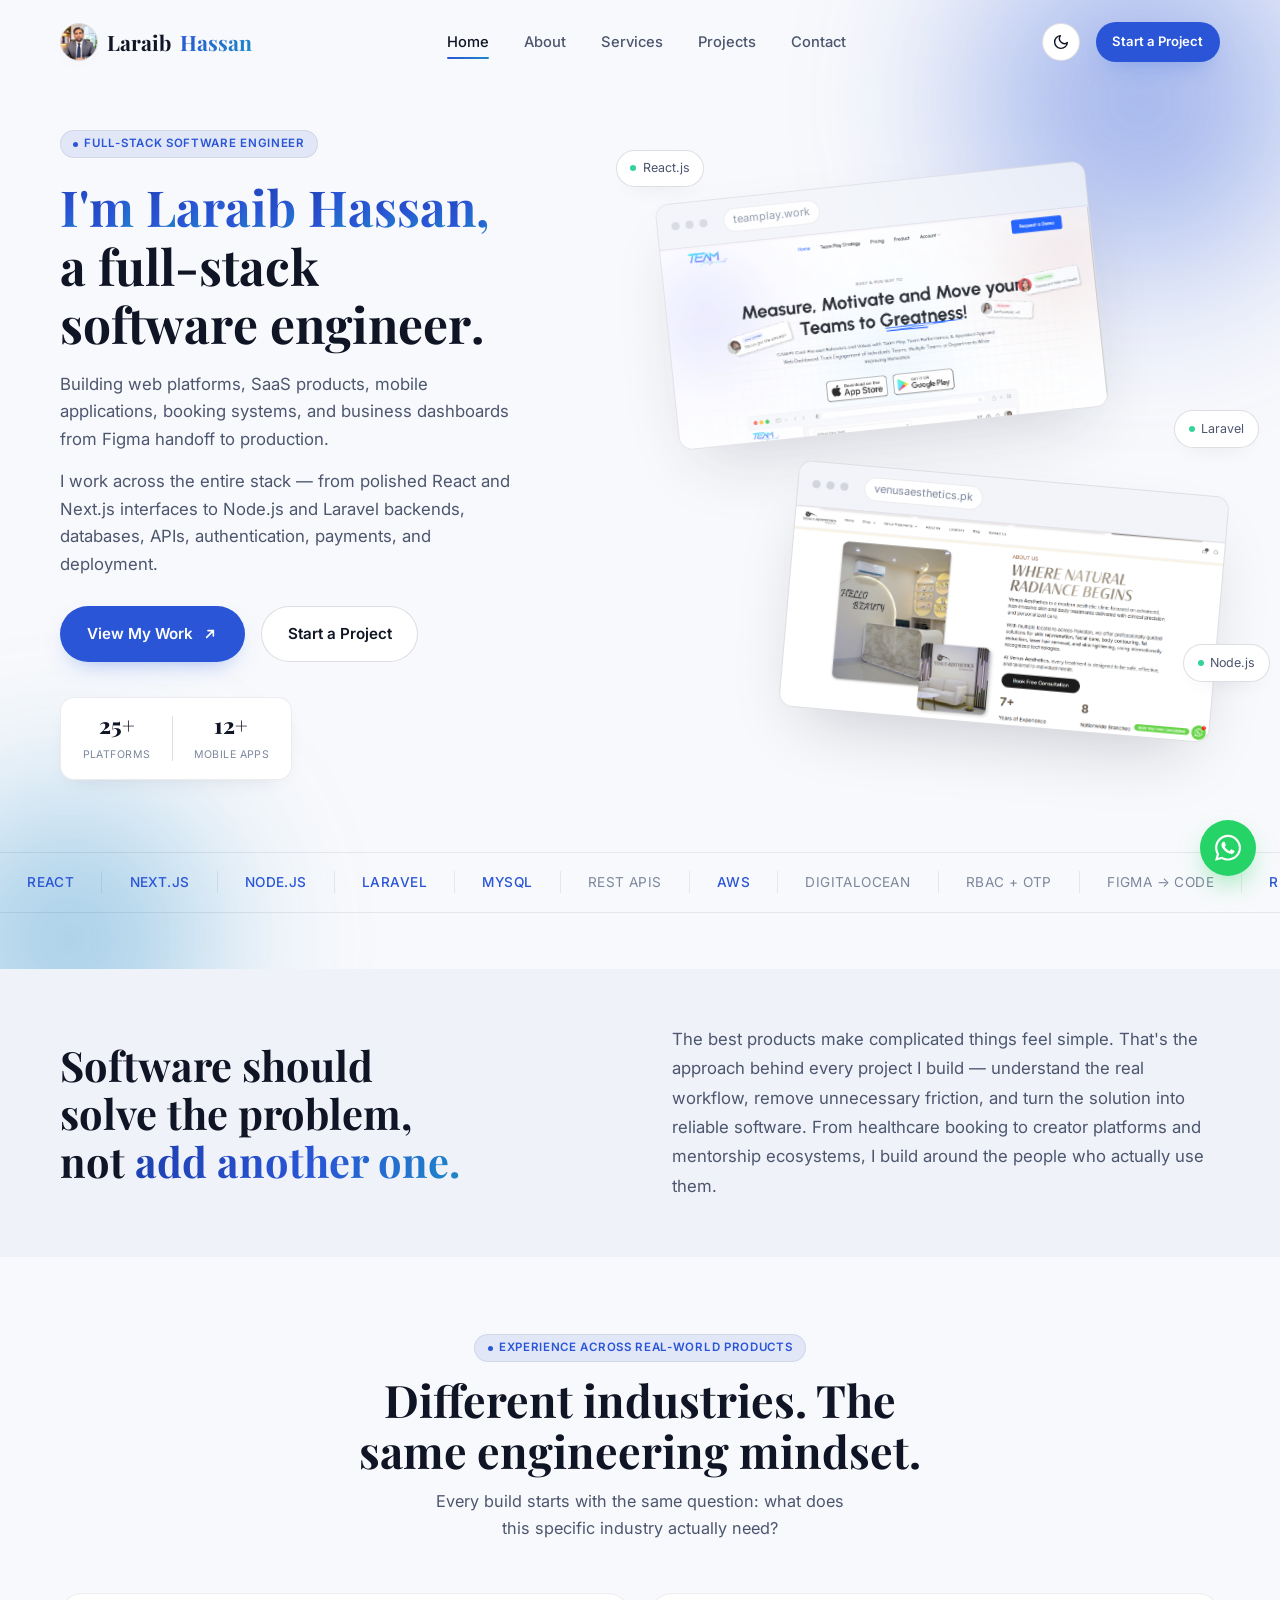
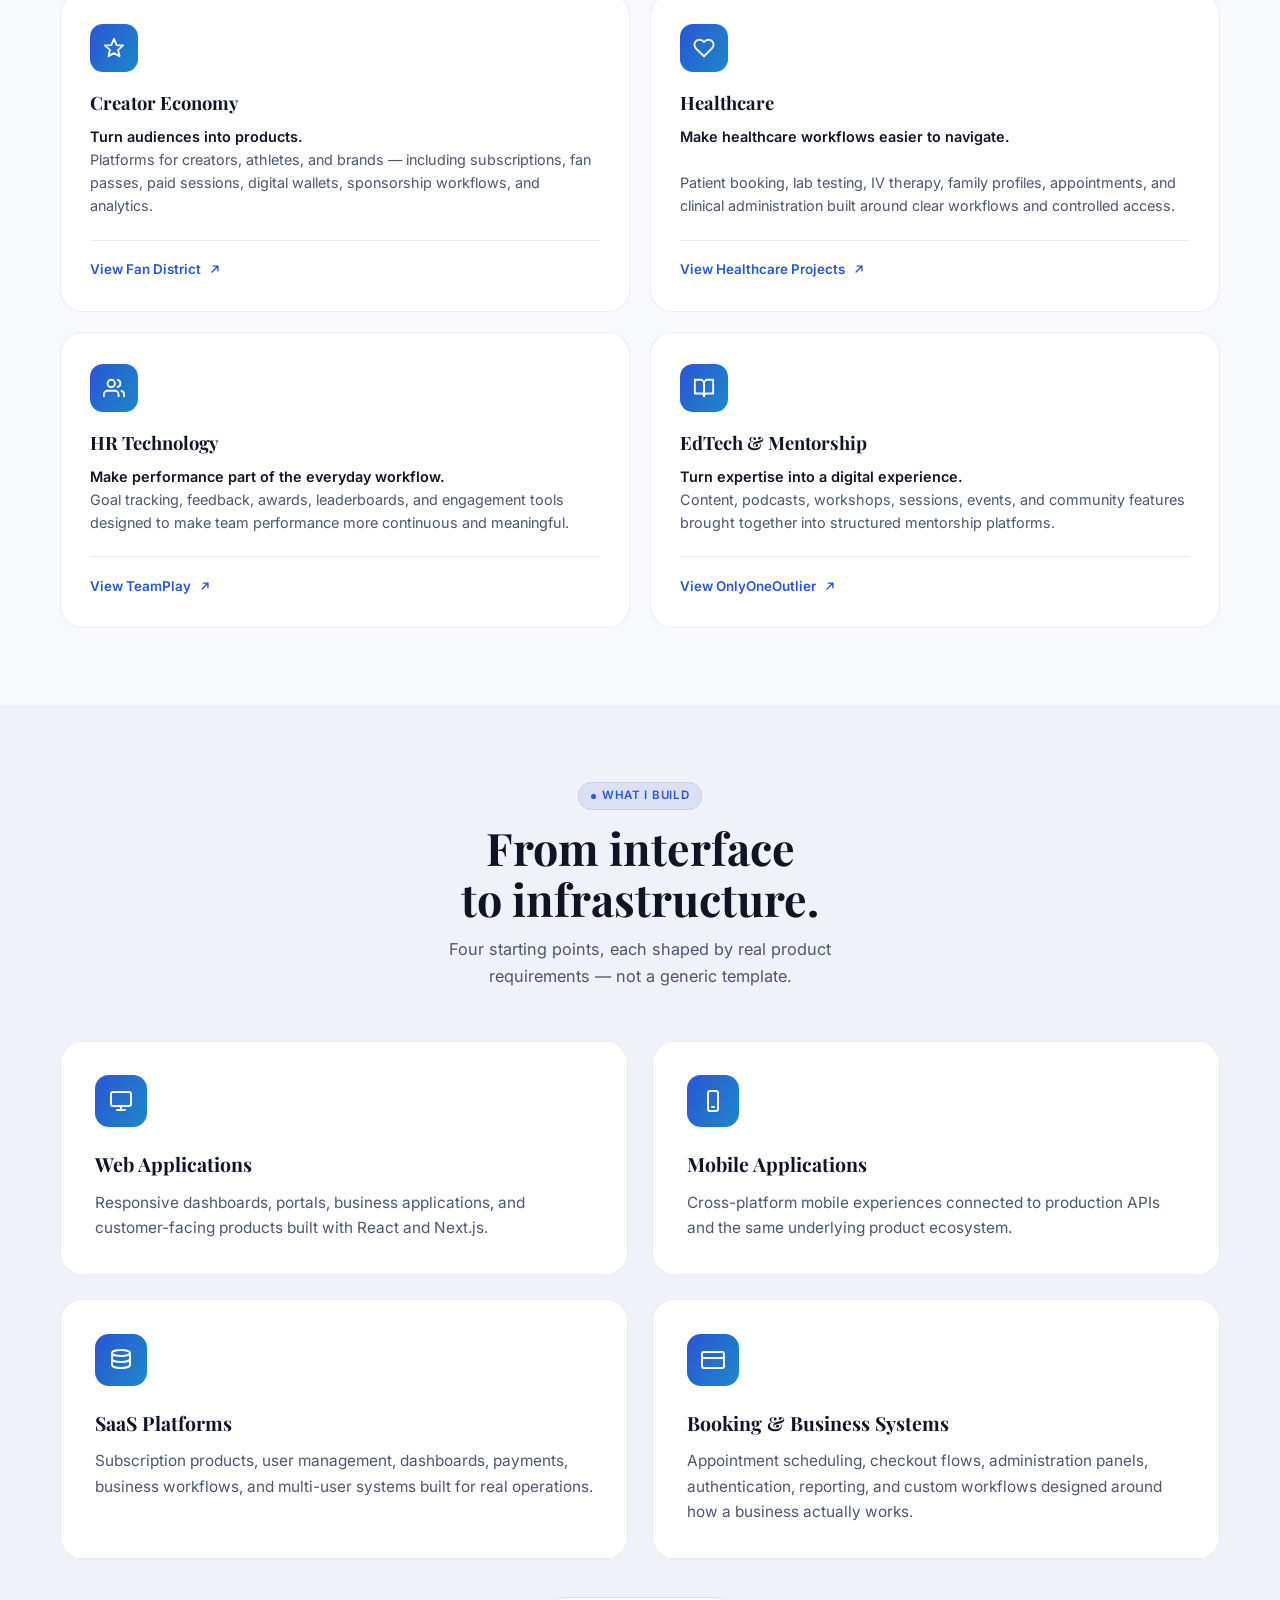
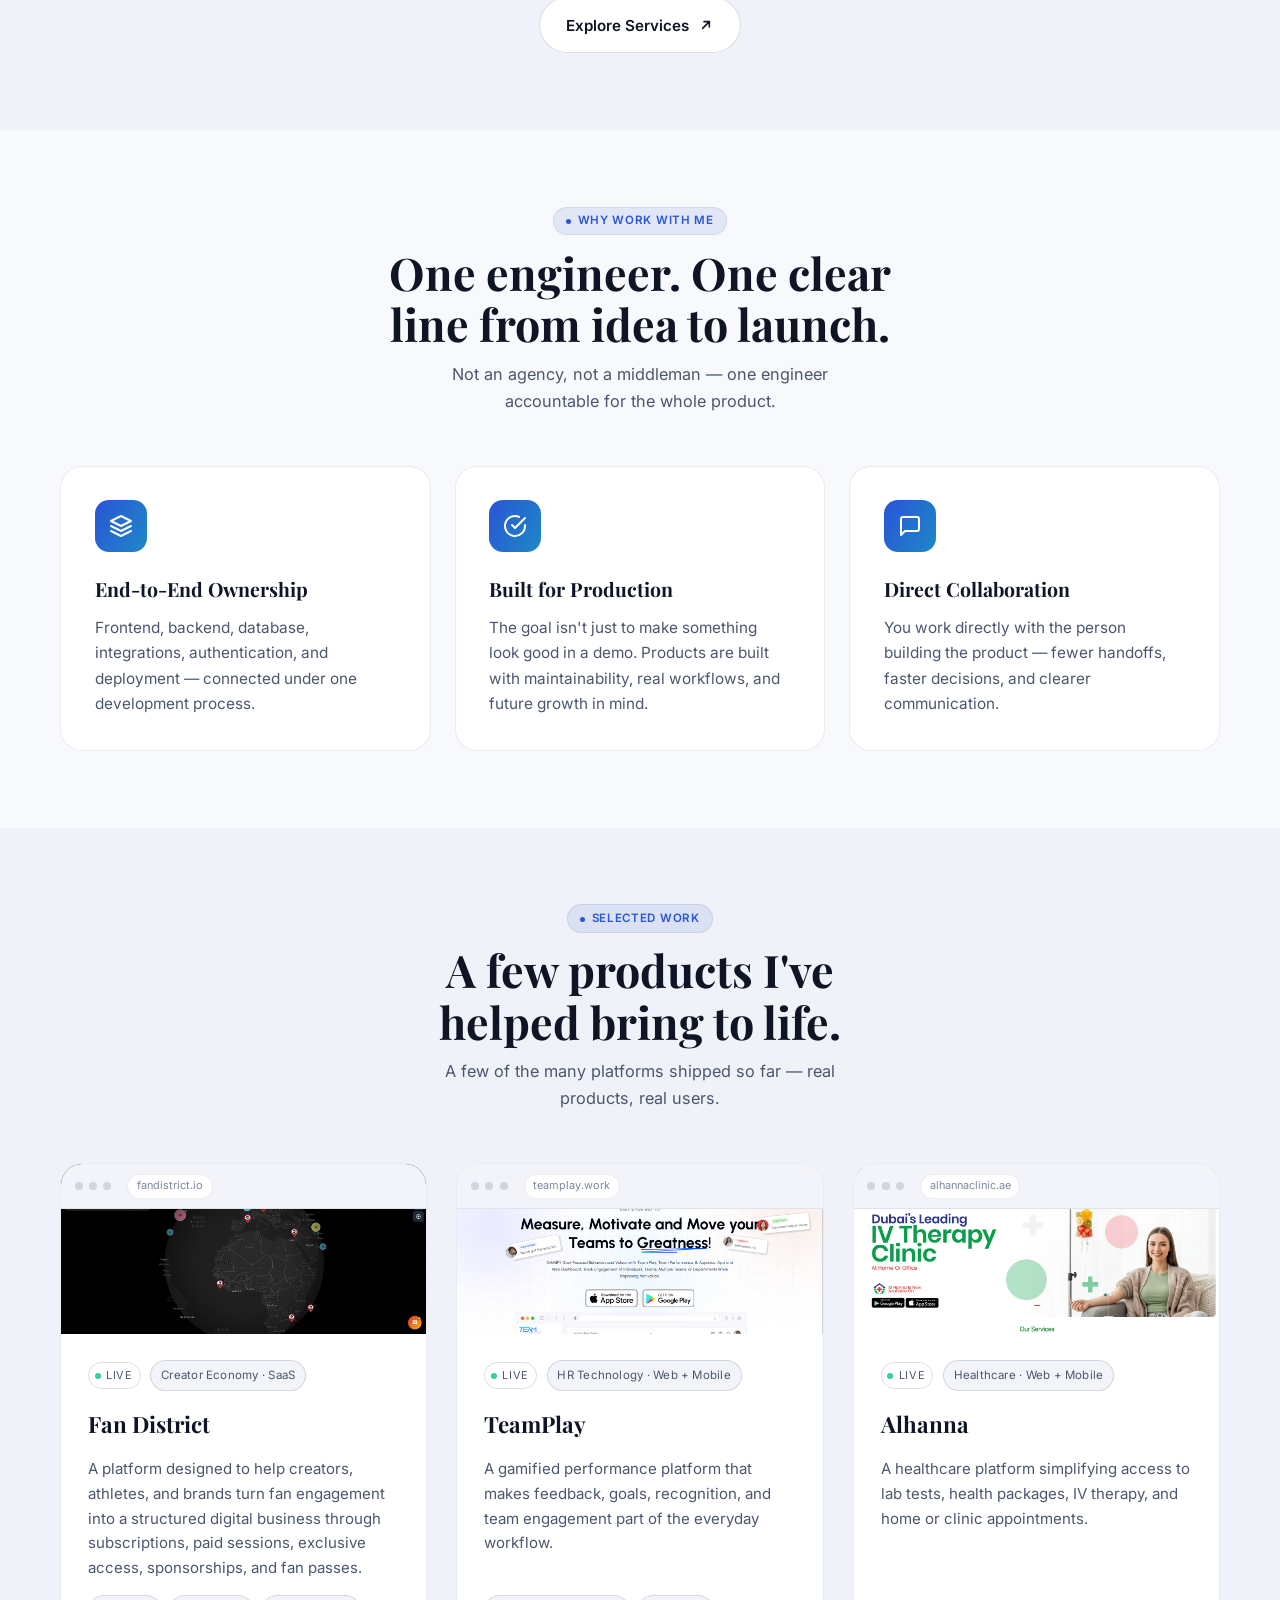
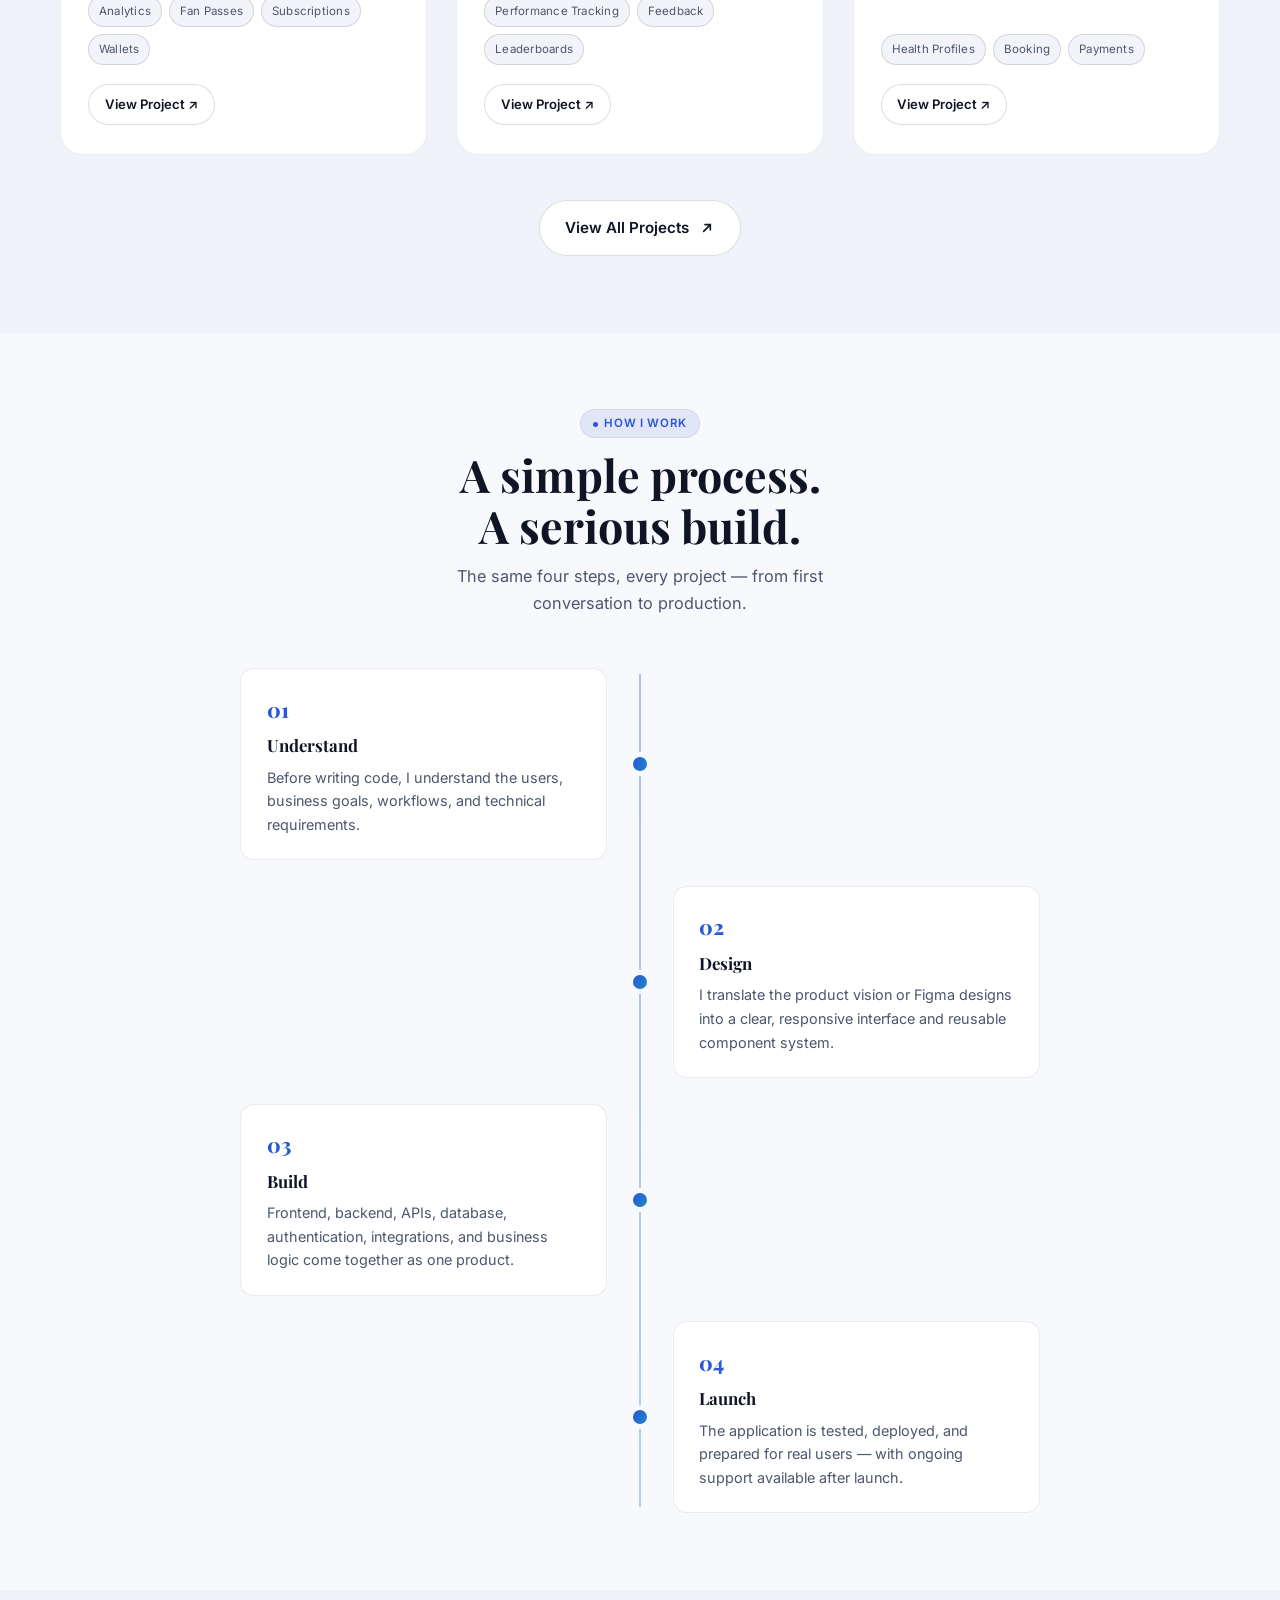
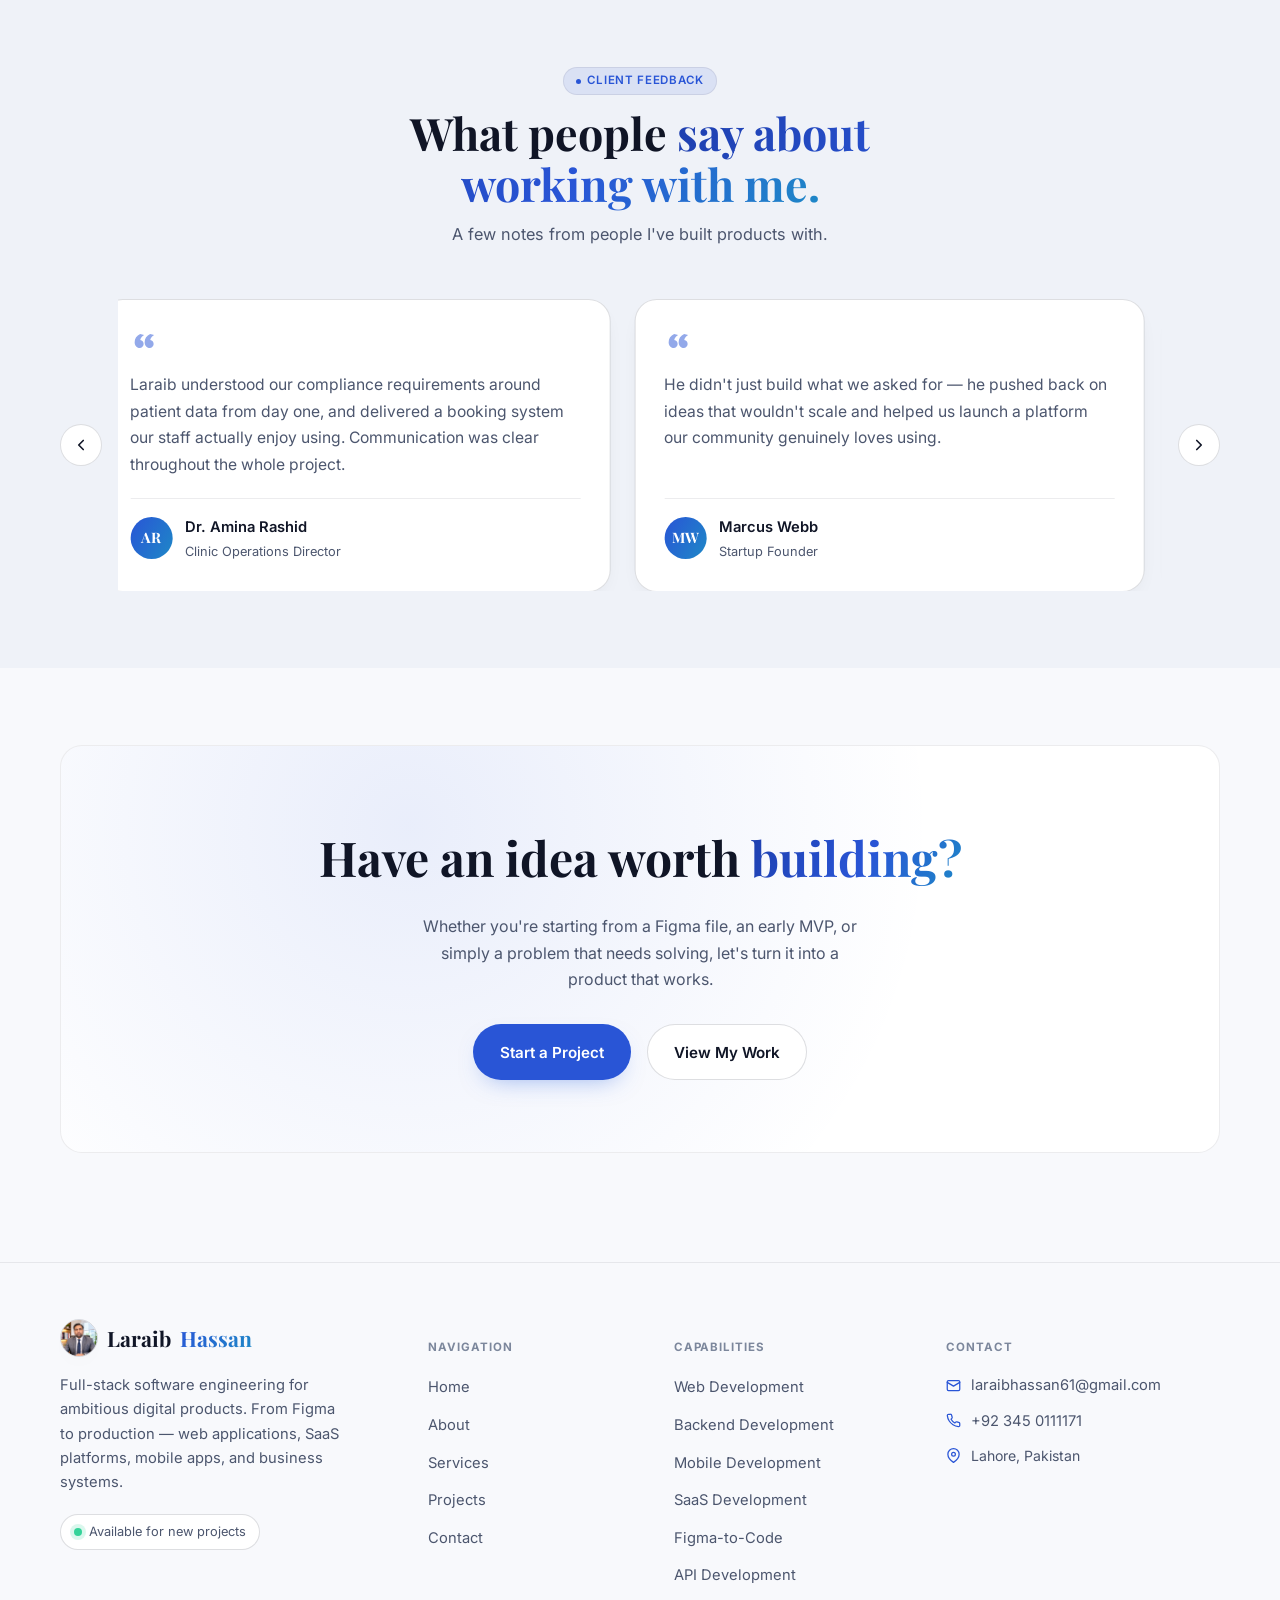
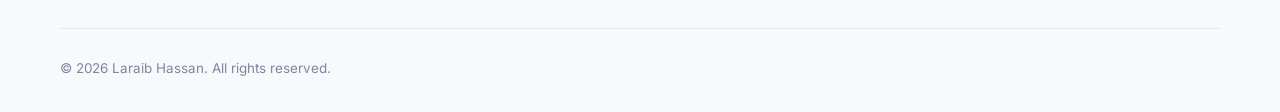
<file: index.html>
<!DOCTYPE html>
<html lang="en">
<head>
<meta charset="UTF-8">
<meta name="viewport" content="width=device-width, initial-scale=1.0">
<title>Laraib Hassan — Full-Stack Software Engineer</title>
<meta name="description" content="Laraib Hassan builds digital products from the first interface to the final deployment — web applications, SaaS platforms, mobile apps, booking systems, and business dashboards.">
<link rel="icon" type="image/jpeg" href="images/lh-image.jpg">
<link rel="apple-touch-icon" href="images/lh-image.jpg">
<link rel="preconnect" href="https://fonts.googleapis.com">
<link rel="preconnect" href="https://fonts.gstatic.com" crossorigin>
<link href="https://fonts.googleapis.com/css2?family=Playfair+Display:wght@600;700;800&family=Inter:wght@400;500;600;700&display=swap" rel="stylesheet">
<link rel="stylesheet" href="style.css">
</head>
<body>
<div class="site-loader" id="siteLoader" aria-hidden="true">
  <div class="blob blob-1" style="opacity:.35;"></div>
  <div class="blob blob-2" style="opacity:.3;"></div>
  <div class="loader-inner">
    <div class="loader-photo-wrap">
      <div class="loader-floater loader-floater-1"><i></i>Full-Stack</div>
      <div class="loader-floater loader-floater-2"><i></i>8+ Years</div>
      <div class="loader-floater loader-floater-3"><i></i>AI &amp; Cloud</div>
      <div class="loader-photo"><img src="images/lh-image.jpg" alt="Laraib Hassan"></div>
    </div>
    <div class="loader-name">Laraib Hassan</div>
    <div class="loader-role">Full-Stack Software Engineer</div>
    <div class="loader-bar"><span class="loader-bar-fill"></span></div>
  </div>
</div>
<div class="scroll-progress" id="scrollProgress"></div>

<nav class="navbar" id="navbar">
  <div class="container">
    <a href="index.html" class="brand">
      <img class="mark" src="images/lh-image.jpg" alt="Laraib Hassan">
      Laraib <b>Hassan</b>
    </a>
    <div class="nav-links" id="navLinks">
      <a href="index.html">Home</a>
      <a href="about.html">About</a>
      <a href="services.html">Services</a>
      <a href="projects.html">Projects</a>
      <a href="contact.html">Contact</a>
    </div>
    <div class="nav-right">
      <button class="theme-toggle" id="themeToggle" aria-label="Toggle theme">
        <svg class="icon-moon" viewBox="0 0 24 24" fill="none" stroke="currentColor" stroke-width="2" stroke-linecap="round" stroke-linejoin="round"><path d="M21 12.79A9 9 0 1111.21 3 7 7 0 0021 12.79z"/></svg>
        <svg class="icon-sun" viewBox="0 0 24 24" fill="none" stroke="currentColor" stroke-width="2" stroke-linecap="round" stroke-linejoin="round"><circle cx="12" cy="12" r="4"/><path d="M12 2v2M12 20v2M4.93 4.93l1.41 1.41M17.66 17.66l1.41 1.41M2 12h2M20 12h2M4.93 19.07l1.41-1.41M17.66 6.34l1.41-1.41"/></svg>
      </button>
      <a href="contact.html" class="btn btn-primary btn-sm">Start a Project</a>
    </div>
    <button class="burger" id="burger" aria-label="Open menu" aria-expanded="false"><span></span></button>
  </div>
</nav>

<div class="mobile-panel" id="mobilePanel">
  <a href="index.html">Home</a>
  <a href="about.html">About</a>
  <a href="services.html">Services</a>
  <a href="projects.html">Projects</a>
  <a href="contact.html">Contact</a>
  <a href="contact.html" class="btn btn-primary">Start a Project</a>
</div>

<main>

<header class="hero">
  <div class="blob blob-1"></div>
  <div class="blob blob-2"></div>
  <div class="container hero-inner">
    <div>
      <div class="eyebrow reveal">Full-Stack Software Engineer</div>
      <h1 class="hero-headline" style="margin-top:1.2rem;">
        <span class="hero-line reveal"><span class="type-reveal"><span class="word"><span class="letter" style="animation-delay:0.150s">I</span><span class="letter" style="animation-delay:0.195s">'</span><span class="letter" style="animation-delay:0.240s">m</span></span> <span class="word"><span class="letter" style="animation-delay:0.365s">L</span><span class="letter" style="animation-delay:0.410s">a</span><span class="letter" style="animation-delay:0.455s">r</span><span class="letter" style="animation-delay:0.500s">a</span><span class="letter" style="animation-delay:0.545s">i</span><span class="letter" style="animation-delay:0.590s">b</span></span> <span class="word"><span class="letter" style="animation-delay:0.715s">H</span><span class="letter" style="animation-delay:0.760s">a</span><span class="letter" style="animation-delay:0.805s">s</span><span class="letter" style="animation-delay:0.850s">s</span><span class="letter" style="animation-delay:0.895s">a</span><span class="letter" style="animation-delay:0.940s">n</span><span class="letter" style="animation-delay:0.985s">,</span></span></span></span>
        <span class="hero-line reveal reveal-delay-1"><span class="type-plain"><span class="word"><span class="letter" style="animation-delay:1.110s">a</span></span> <span class="word"><span class="letter" style="animation-delay:1.235s">f</span><span class="letter" style="animation-delay:1.280s">u</span><span class="letter" style="animation-delay:1.325s">l</span><span class="letter" style="animation-delay:1.370s">l</span><span class="letter" style="animation-delay:1.415s">-</span><span class="letter" style="animation-delay:1.460s">s</span><span class="letter" style="animation-delay:1.505s">t</span><span class="letter" style="animation-delay:1.550s">a</span><span class="letter" style="animation-delay:1.595s">c</span><span class="letter" style="animation-delay:1.640s">k</span></span> <span class="word"><span class="letter" style="animation-delay:1.765s">s</span><span class="letter" style="animation-delay:1.810s">o</span><span class="letter" style="animation-delay:1.855s">f</span><span class="letter" style="animation-delay:1.900s">t</span><span class="letter" style="animation-delay:1.945s">w</span><span class="letter" style="animation-delay:1.990s">a</span><span class="letter" style="animation-delay:2.035s">r</span><span class="letter" style="animation-delay:2.080s">e</span></span> <span class="word"><span class="letter" style="animation-delay:2.205s">e</span><span class="letter" style="animation-delay:2.250s">n</span><span class="letter" style="animation-delay:2.295s">g</span><span class="letter" style="animation-delay:2.340s">i</span><span class="letter" style="animation-delay:2.385s">n</span><span class="letter" style="animation-delay:2.430s">e</span><span class="letter" style="animation-delay:2.475s">e</span><span class="letter" style="animation-delay:2.520s">r</span><span class="letter" style="animation-delay:2.565s">.</span></span></span></span>
      </h1>
      <p class="hero-sub reveal reveal-delay-2">Building web platforms, SaaS products, mobile applications, booking systems, and business dashboards from Figma handoff to production.</p>
      <p class="hero-sub reveal reveal-delay-3" style="margin-top:.9rem;">I work across the entire stack — from polished React and Next.js interfaces to Node.js and Laravel backends, databases, APIs, authentication, payments, and deployment.</p>
      <div class="hero-actions reveal reveal-delay-3">
        <a href="projects.html" class="btn btn-primary">View My Work <svg viewBox="0 0 24 24" fill="none" stroke="currentColor" stroke-width="2.4" stroke-linecap="round"><path d="M7 17 17 7M9 7h8v8"/></svg></a>
        <a href="contact.html" class="btn btn-ghost">Start a Project</a>
      </div>
      <div class="stat-bar reveal reveal-delay-4">
        <div class="stat-cell"><b class="num" data-count="25" data-suffix="+">0</b><span>Platforms</span></div>
        <div class="stat-cell"><b class="num" data-count="12" data-suffix="+">0</b><span>Mobile Apps</span></div>
      </div>
    </div>
    <div class="hero-visual reveal reveal-delay-2">
      <div class="floater floater-1"><i></i>React.js</div>
      <div class="floater floater-2"><i></i>Node.js</div>
      <div class="floater floater-3"><i></i>Laravel</div>
      <div class="stack-visual stack-visual--hero" id="heroStack">
        <a class="mini-card back" href="https://teamplay.work/" target="_blank" rel="noopener" aria-label="Visit TeamPlay">
          <div class="browser-bar"><i></i><i></i><i></i><span class="url-pill">teamplay.work</span></div>
          <img src="images/teamplay.png" alt="TeamPlay site preview" loading="eager">
        </a>
        <a class="mini-card front" href="https://venusaesthetics.pk/" target="_blank" rel="noopener" aria-label="Visit Venus Aesthetics">
          <div class="browser-bar"><i></i><i></i><i></i><span class="url-pill">venusaesthetics.pk</span></div>
          <img src="images/venusaesthetics.png" alt="Venus Aesthetics site preview" loading="eager">
        </a>
      </div>
    </div>
  </div>

  <div class="ticker-wrap">
    <div class="ticker">
      <span><b>React</b></span><span><b>Next.js</b></span><span><b>Node.js</b></span><span><b>Laravel</b></span><span><b>MySQL</b></span><span>REST APIs</span><span><b>AWS</b></span><span>DigitalOcean</span><span>RBAC + OTP</span><span>Figma → Code</span>
      <span><b>React</b></span><span><b>Next.js</b></span><span><b>Node.js</b></span><span><b>Laravel</b></span><span><b>MySQL</b></span><span>REST APIs</span><span><b>AWS</b></span><span>DigitalOcean</span><span>RBAC + OTP</span><span>Figma → Code</span>
    </div>
  </div>
</header>

<section class="section-alt" style="padding-top:clamp(2.6rem,5vw,3.5rem); padding-bottom:clamp(2.6rem,5vw,3.5rem);">
  <div class="container intro-split">
    <h2 class="reveal">Software should solve the problem, not <span class="grad-text">add another one.</span></h2>
    <p class="reveal reveal-delay-1">The best products make complicated things feel simple. That's the approach behind every project I build — understand the real workflow, remove unnecessary friction, and turn the solution into reliable software. From healthcare booking to creator platforms and mentorship ecosystems, I build around the people who actually use them.</p>
  </div>
</section>

<section id="industries">
  <div class="container">
    <div class="section-head reveal">
      <div class="eyebrow">Experience across real-world products</div>
      <h2>Different industries. The same engineering mindset.</h2>
      <p class="lede">Every build starts with the same question: what does this specific industry actually need?</p>
    </div>
    <div class="industries-row">
      <div class="industry-card reveal">
        <div class="i-icon"><svg viewBox="0 0 24 24" fill="none" stroke-width="2" stroke-linecap="round" stroke-linejoin="round"><path d="M12 2l2.9 6.9L22 9.2l-5.5 4.8L18 21l-6-3.6L6 21l1.5-7L2 9.2l7.1-.3z"/></svg></div>
        <h4>Creator Economy</h4>
        <p style="font-weight:600; color:var(--text);">Turn audiences into products.</p>
        <p>Platforms for creators, athletes, and brands — including subscriptions, fan passes, paid sessions, digital wallets, sponsorship workflows, and analytics.</p>
        <a class="industry-link" href="projects.html#fan-district">View Fan District<svg viewBox="0 0 24 24" fill="none" stroke="currentColor" stroke-width="2.4" stroke-linecap="round"><path d="M7 17 17 7M9 7h8v8"/></svg></a>
      </div>
      <div class="industry-card reveal reveal-delay-1">
        <div class="i-icon"><svg viewBox="0 0 24 24" fill="none" stroke-width="2" stroke-linecap="round" stroke-linejoin="round"><path d="M20.8 4.6a5.5 5.5 0 00-7.8 0L12 5.6l-1-1a5.5 5.5 0 00-7.8 7.8l1 1L12 21l7.8-7.8 1-1a5.5 5.5 0 000-7.8z"/></svg></div>
        <h4>Healthcare</h4>
        <p style="font-weight:600; color:var(--text);">Make healthcare workflows easier to navigate.</p>
        <p>Patient booking, lab testing, IV therapy, family profiles, appointments, and clinical administration built around clear workflows and controlled access.</p>
        <a class="industry-link" href="projects.html">View Healthcare Projects<svg viewBox="0 0 24 24" fill="none" stroke="currentColor" stroke-width="2.4" stroke-linecap="round"><path d="M7 17 17 7M9 7h8v8"/></svg></a>
      </div>
      <div class="industry-card reveal reveal-delay-2">
        <div class="i-icon"><svg viewBox="0 0 24 24" fill="none" stroke-width="2" stroke-linecap="round" stroke-linejoin="round"><path d="M17 21v-2a4 4 0 00-4-4H5a4 4 0 00-4 4v2"/><circle cx="9" cy="7" r="4"/><path d="M23 21v-2a4 4 0 00-3-3.87"/><path d="M16 3.13a4 4 0 010 7.75"/></svg></div>
        <h4>HR Technology</h4>
        <p style="font-weight:600; color:var(--text);">Make performance part of the everyday workflow.</p>
        <p>Goal tracking, feedback, awards, leaderboards, and engagement tools designed to make team performance more continuous and meaningful.</p>
        <a class="industry-link" href="projects.html#teamplay">View TeamPlay<svg viewBox="0 0 24 24" fill="none" stroke="currentColor" stroke-width="2.4" stroke-linecap="round"><path d="M7 17 17 7M9 7h8v8"/></svg></a>
      </div>
      <div class="industry-card reveal reveal-delay-3">
        <div class="i-icon"><svg viewBox="0 0 24 24" fill="none" stroke-width="2" stroke-linecap="round" stroke-linejoin="round"><path d="M2 3h6a4 4 0 014 4v14a3 3 0 00-3-3H2z"/><path d="M22 3h-6a4 4 0 00-4 4v14a3 3 0 013-3h7z"/></svg></div>
        <h4>EdTech &amp; Mentorship</h4>
        <p style="font-weight:600; color:var(--text);">Turn expertise into a digital experience.</p>
        <p>Content, podcasts, workshops, sessions, events, and community features brought together into structured mentorship platforms.</p>
        <a class="industry-link" href="projects.html#onlyoneoutlier">View OnlyOneOutlier<svg viewBox="0 0 24 24" fill="none" stroke="currentColor" stroke-width="2.4" stroke-linecap="round"><path d="M7 17 17 7M9 7h8v8"/></svg></a>
      </div>
    </div>
  </div>
</section>

<section id="services" class="section-alt">
  <div class="container">
    <div class="section-head reveal">
      <div class="eyebrow">What I Build</div>
      <h2>From interface to infrastructure.</h2>
      <p class="lede">Four starting points, each shaped by real product requirements — not a generic template.</p>
    </div>
    <div class="pillars pillars-2col">
      <div class="pillar reveal">
        <div class="p-icon"><svg viewBox="0 0 24 24" fill="none" stroke="#fff" stroke-width="2" stroke-linecap="round" stroke-linejoin="round"><rect x="2" y="3" width="20" height="14" rx="2"/><line x1="8" y1="21" x2="16" y2="21"/><line x1="12" y1="17" x2="12" y2="21"/></svg></div>
        <h3>Web Applications</h3>
        <p>Responsive dashboards, portals, business applications, and customer-facing products built with React and Next.js.</p>
      </div>
      <div class="pillar reveal reveal-delay-1">
        <div class="p-icon"><svg viewBox="0 0 24 24" fill="none" stroke="#fff" stroke-width="2" stroke-linecap="round" stroke-linejoin="round"><rect x="7" y="2" width="10" height="20" rx="2"/><line x1="11" y1="18" x2="13" y2="18"/></svg></div>
        <h3>Mobile Applications</h3>
        <p>Cross-platform mobile experiences connected to production APIs and the same underlying product ecosystem.</p>
      </div>
      <div class="pillar reveal reveal-delay-2">
        <div class="p-icon"><svg viewBox="0 0 24 24" fill="none" stroke="#fff" stroke-width="2" stroke-linecap="round" stroke-linejoin="round"><ellipse cx="12" cy="5" rx="9" ry="3"/><path d="M3 5v6c0 1.66 4.03 3 9 3s9-1.34 9-3V5"/><path d="M3 11v6c0 1.66 4.03 3 9 3s9-1.34 9-3v-6"/></svg></div>
        <h3>SaaS Platforms</h3>
        <p>Subscription products, user management, dashboards, payments, business workflows, and multi-user systems built for real operations.</p>
      </div>
      <div class="pillar reveal">
        <div class="p-icon"><svg viewBox="0 0 24 24" fill="none" stroke="#fff" stroke-width="2" stroke-linecap="round" stroke-linejoin="round"><rect x="1" y="4" width="22" height="16" rx="2"/><line x1="1" y1="10" x2="23" y2="10"/></svg></div>
        <h3>Booking &amp; Business Systems</h3>
        <p>Appointment scheduling, checkout flows, administration panels, authentication, reporting, and custom workflows designed around how a business actually works.</p>
      </div>
    </div>
    <div style="text-align:center; margin-top:2.4rem;" class="reveal">
      <a href="services.html" class="btn btn-ghost">Explore Services <svg viewBox="0 0 24 24" fill="none" stroke="currentColor" stroke-width="2.4" stroke-linecap="round"><path d="M7 17 17 7M9 7h8v8"/></svg></a>
    </div>
  </div>
</section>

<section id="pillars">
  <div class="container">
    <div class="section-head reveal">
      <div class="eyebrow">Why Work With Me</div>
      <h2>One engineer. One clear line from idea to launch.</h2>
      <p class="lede">Not an agency, not a middleman — one engineer accountable for the whole product.</p>
    </div>
    <div class="pillars">
      <div class="pillar reveal">
        <div class="p-icon"><svg viewBox="0 0 24 24" fill="none" stroke="#fff" stroke-width="2" stroke-linecap="round" stroke-linejoin="round"><polygon points="12 2 2 7 12 12 22 7 12 2"/><polyline points="2 17 12 22 22 17"/><polyline points="2 12 12 17 22 12"/></svg></div>
        <h3>End-to-End Ownership</h3>
        <p>Frontend, backend, database, integrations, authentication, and deployment — connected under one development process.</p>
      </div>
      <div class="pillar reveal reveal-delay-1">
        <div class="p-icon"><svg viewBox="0 0 24 24" fill="none" stroke="#fff" stroke-width="2" stroke-linecap="round" stroke-linejoin="round"><path d="M22 11.08V12a10 10 0 11-5.93-9.14"/><polyline points="22 4 12 14.01 9 11.01"/></svg></div>
        <h3>Built for Production</h3>
        <p>The goal isn't just to make something look good in a demo. Products are built with maintainability, real workflows, and future growth in mind.</p>
      </div>
      <div class="pillar reveal reveal-delay-2">
        <div class="p-icon"><svg viewBox="0 0 24 24" fill="none" stroke="#fff" stroke-width="2" stroke-linecap="round" stroke-linejoin="round"><path d="M21 15a2 2 0 01-2 2H7l-4 4V5a2 2 0 012-2h14a2 2 0 012 2z"/></svg></div>
        <h3>Direct Collaboration</h3>
        <p>You work directly with the person building the product — fewer handoffs, faster decisions, and clearer communication.</p>
      </div>
    </div>
  </div>
</section>

<section class="section-alt" id="work-preview">
  <div class="container">
    <div class="section-head reveal">
      <div class="eyebrow">Selected Work</div>
      <h2>A few products I've helped bring to life.</h2>
      <p class="lede">A few of the many platforms shipped so far — real products, real users.</p>
    </div>
    <div class="project-grid grid-3">

      <div class="pcard reveal">
        <a class="pcard-media" href="https://fandistrict.io/" target="_blank" rel="noopener">
          <div class="browser-bar"><i></i><i></i><i></i><span class="url-pill">fandistrict.io</span></div>
          <img src="images/fandistrict.png" alt="Fan District site preview" loading="lazy">
          <div class="pcard-overlay"><span>Visit fandistrict.io ↗</span></div>
        </a>
        <div class="pcard-body">
          <div class="pcard-meta"><span class="status-pill"><i></i>Live</span><span class="tag">Creator Economy · SaaS</span></div>
          <h3>Fan District</h3>
          <p class="pcard-desc">A platform designed to help creators, athletes, and brands turn fan engagement into a structured digital business through subscriptions, paid sessions, exclusive access, sponsorships, and fan passes.</p>
          <div class="chip-row"><span class="tag">Analytics</span><span class="tag">Fan Passes</span><span class="tag">Subscriptions</span><span class="tag">Wallets</span></div>
          <div class="link-row"><a class="btn btn-ghost btn-sm" href="projects.html#fan-district">View Project ↗</a></div>
        </div>
      </div>

      <div class="pcard reveal reveal-delay-1">
        <a class="pcard-media" href="https://teamplay.work/" target="_blank" rel="noopener">
          <div class="browser-bar"><i></i><i></i><i></i><span class="url-pill">teamplay.work</span></div>
          <img src="images/teamplay.png" alt="TeamPlay site preview" loading="lazy">
          <div class="pcard-overlay"><span>Visit teamplay.work ↗</span></div>
        </a>
        <div class="pcard-body">
          <div class="pcard-meta"><span class="status-pill"><i></i>Live</span><span class="tag">HR Technology · Web + Mobile</span></div>
          <h3>TeamPlay</h3>
          <p class="pcard-desc">A gamified performance platform that makes feedback, goals, recognition, and team engagement part of the everyday workflow.</p>
          <div class="chip-row"><span class="tag">Performance Tracking</span><span class="tag">Feedback</span><span class="tag">Leaderboards</span></div>
          <div class="link-row"><a class="btn btn-ghost btn-sm" href="projects.html#teamplay">View Project ↗</a></div>
        </div>
      </div>

      <div class="pcard reveal reveal-delay-2">
        <a class="pcard-media" href="https://alhannaclinic.ae/" target="_blank" rel="noopener">
          <div class="browser-bar"><i></i><i></i><i></i><span class="url-pill">alhannaclinic.ae</span></div>
          <img src="images/alhanna.png" alt="Alhanna site preview" loading="lazy">
          <div class="pcard-overlay"><span>Visit alhannaclinic.ae ↗</span></div>
        </a>
        <div class="pcard-body">
          <div class="pcard-meta"><span class="status-pill"><i></i>Live</span><span class="tag">Healthcare · Web + Mobile</span></div>
          <h3>Alhanna</h3>
          <p class="pcard-desc">A healthcare platform simplifying access to lab tests, health packages, IV therapy, and home or clinic appointments.</p>
          <div class="chip-row"><span class="tag">Health Profiles</span><span class="tag">Booking</span><span class="tag">Payments</span></div>
          <div class="link-row"><a class="btn btn-ghost btn-sm" href="projects.html#alhanna">View Project ↗</a></div>
        </div>
      </div>

    </div>
    <div style="text-align:center; margin-top:2.8rem;" class="reveal">
      <a href="projects.html" class="btn btn-ghost">View All Projects <svg viewBox="0 0 24 24" fill="none" stroke="currentColor" stroke-width="2.4" stroke-linecap="round"><path d="M7 17 17 7M9 7h8v8"/></svg></a>
    </div>
  </div>
</section>

<section>
  <div class="container">
    <div class="section-head reveal">
      <div class="eyebrow">How I Work</div>
      <h2>A simple process. A serious build.</h2>
      <p class="lede">The same four steps, every project — from first conversation to production.</p>
    </div>
    <div class="timeline">
      <div class="timeline-step">
        <div class="side content reveal reveal-left"><div class="timeline-card"><span class="num">01</span><h4>Understand</h4><p>Before writing code, I understand the users, business goals, workflows, and technical requirements.</p></div></div>
        <div class="timeline-dot"></div>
        <div class="side"></div>
      </div>
      <div class="timeline-step">
        <div class="side"></div>
        <div class="timeline-dot"></div>
        <div class="side content reveal reveal-right"><div class="timeline-card"><span class="num">02</span><h4>Design</h4><p>I translate the product vision or Figma designs into a clear, responsive interface and reusable component system.</p></div></div>
      </div>
      <div class="timeline-step">
        <div class="side content reveal reveal-left"><div class="timeline-card"><span class="num">03</span><h4>Build</h4><p>Frontend, backend, APIs, database, authentication, integrations, and business logic come together as one product.</p></div></div>
        <div class="timeline-dot"></div>
        <div class="side"></div>
      </div>
      <div class="timeline-step">
        <div class="side"></div>
        <div class="timeline-dot"></div>
        <div class="side content reveal reveal-right"><div class="timeline-card"><span class="num">04</span><h4>Launch</h4><p>The application is tested, deployed, and prepared for real users — with ongoing support available after launch.</p></div></div>
      </div>
    </div>
  </div>
</section>

<section class="section-alt" id="testimonials">
  <div class="container">
    <div class="section-head reveal">
      <div class="eyebrow">Client Feedback</div>
      <h2>What people <span class="grad-text">say about working with me.</span></h2>
      <p class="lede">A few notes from people I've built products with.</p>
    </div>
    <div class="testimonial-row reveal">
      <button type="button" class="carousel-arrow prev" id="testiPrev" aria-label="Previous testimonials"><svg viewBox="0 0 24 24" fill="none" stroke="currentColor" stroke-width="2.2" stroke-linecap="round" stroke-linejoin="round"><polyline points="15 18 9 12 15 6"/></svg></button>
      <div class="testimonial-carousel" id="testimonialCarousel">
        <div class="testimonial-viewport">
          <div class="testimonial-track" id="testimonialTrack">
            <div class="testimonial-card">
              <svg class="quote-mark" viewBox="0 0 24 24" fill="currentColor"><path d="M9.5 5C6 6.5 4 9.5 4 13.2 4 16.4 6 19 9 19c2.2 0 4-1.7 4-4 0-2-1.4-3.6-3.4-3.9C10 9 11.3 7 13.5 6L9.5 5zm10 0c-3.5 1.5-5.5 4.5-5.5 8.2 0 3.2 2 5.8 5 5.8 2.2 0 4-1.7 4-4 0-2-1.4-3.6-3.4-3.9C20 9 21.3 7 23.5 6L19.5 5z"/></svg>
              <p>Laraib understood our compliance requirements around patient data from day one, and delivered a booking system our staff actually enjoy using. Communication was clear throughout the whole project.</p>
              <div class="testimonial-person">
                <div class="testimonial-avatar">AR</div>
                <div><span class="t-name">Dr. Amina Rashid</span><span class="t-role">Clinic Operations Director</span></div>
              </div>
            </div>
            <div class="testimonial-card">
              <svg class="quote-mark" viewBox="0 0 24 24" fill="currentColor"><path d="M9.5 5C6 6.5 4 9.5 4 13.2 4 16.4 6 19 9 19c2.2 0 4-1.7 4-4 0-2-1.4-3.6-3.4-3.9C10 9 11.3 7 13.5 6L9.5 5zm10 0c-3.5 1.5-5.5 4.5-5.5 8.2 0 3.2 2 5.8 5 5.8 2.2 0 4-1.7 4-4 0-2-1.4-3.6-3.4-3.9C20 9 21.3 7 23.5 6L19.5 5z"/></svg>
              <p>He didn't just build what we asked for — he pushed back on ideas that wouldn't scale and helped us launch a platform our community genuinely loves using.</p>
              <div class="testimonial-person">
                <div class="testimonial-avatar">MW</div>
                <div><span class="t-name">Marcus Webb</span><span class="t-role">Startup Founder</span></div>
              </div>
            </div>
            <div class="testimonial-card">
              <svg class="quote-mark" viewBox="0 0 24 24" fill="currentColor"><path d="M9.5 5C6 6.5 4 9.5 4 13.2 4 16.4 6 19 9 19c2.2 0 4-1.7 4-4 0-2-1.4-3.6-3.4-3.9C10 9 11.3 7 13.5 6L9.5 5zm10 0c-3.5 1.5-5.5 4.5-5.5 8.2 0 3.2 2 5.8 5 5.8 2.2 0 4-1.7 4-4 0-2-1.4-3.6-3.4-3.9C20 9 21.3 7 23.5 6L19.5 5z"/></svg>
              <p>We handed him a messy internal process and got back a clean, genuinely engaging product our employees actually want to use. Reliable and easy to work with.</p>
              <div class="testimonial-person">
                <div class="testimonial-avatar">PA</div>
                <div><span class="t-name">Priya Anand</span><span class="t-role">People Operations Lead</span></div>
              </div>
            </div>
            <div class="testimonial-card">
              <svg class="quote-mark" viewBox="0 0 24 24" fill="currentColor"><path d="M9.5 5C6 6.5 4 9.5 4 13.2 4 16.4 6 19 9 19c2.2 0 4-1.7 4-4 0-2-1.4-3.6-3.4-3.9C10 9 11.3 7 13.5 6L9.5 5zm10 0c-3.5 1.5-5.5 4.5-5.5 8.2 0 3.2 2 5.8 5 5.8 2.2 0 4-1.7 4-4 0-2-1.4-3.6-3.4-3.9C20 9 21.3 7 23.5 6L19.5 5z"/></svg>
              <p>Fast, thorough, and honest about tradeoffs. Laraib shipped our MVP in weeks without cutting corners on quality, and stuck around for support after launch.</p>
              <div class="testimonial-person">
                <div class="testimonial-avatar">TD</div>
                <div><span class="t-name">Tom Delaney</span><span class="t-role">Product Lead</span></div>
              </div>
            </div>
            <div class="testimonial-card">
              <svg class="quote-mark" viewBox="0 0 24 24" fill="currentColor"><path d="M9.5 5C6 6.5 4 9.5 4 13.2 4 16.4 6 19 9 19c2.2 0 4-1.7 4-4 0-2-1.4-3.6-3.4-3.9C10 9 11.3 7 13.5 6L9.5 5zm10 0c-3.5 1.5-5.5 4.5-5.5 8.2 0 3.2 2 5.8 5 5.8 2.2 0 4-1.7 4-4 0-2-1.4-3.6-3.4-3.9C20 9 21.3 7 23.5 6L19.5 5z"/></svg>
              <p>He grasped the nuance of what our creators actually needed — not just a generic subscription tool, but something that felt built for how our community really works.</p>
              <div class="testimonial-person">
                <div class="testimonial-avatar">SM</div>
                <div><span class="t-name">Sofia Martinez</span><span class="t-role">Creator &amp; Community Lead</span></div>
              </div>
            </div>
            <div class="testimonial-card">
              <svg class="quote-mark" viewBox="0 0 24 24" fill="currentColor"><path d="M9.5 5C6 6.5 4 9.5 4 13.2 4 16.4 6 19 9 19c2.2 0 4-1.7 4-4 0-2-1.4-3.6-3.4-3.9C10 9 11.3 7 13.5 6L9.5 5zm10 0c-3.5 1.5-5.5 4.5-5.5 8.2 0 3.2 2 5.8 5 5.8 2.2 0 4-1.7 4-4 0-2-1.4-3.6-3.4-3.9C20 9 21.3 7 23.5 6L19.5 5z"/></svg>
              <p>Clear technical communication from day one. Laraib flagged tradeoffs early instead of letting us find out the hard way later, which saved us real time.</p>
              <div class="testimonial-person">
                <div class="testimonial-avatar">DO</div>
                <div><span class="t-name">Daniel Osei</span><span class="t-role">Engineering Manager</span></div>
              </div>
            </div>
            <div class="testimonial-card">
              <svg class="quote-mark" viewBox="0 0 24 24" fill="currentColor"><path d="M9.5 5C6 6.5 4 9.5 4 13.2 4 16.4 6 19 9 19c2.2 0 4-1.7 4-4 0-2-1.4-3.6-3.4-3.9C10 9 11.3 7 13.5 6L9.5 5zm10 0c-3.5 1.5-5.5 4.5-5.5 8.2 0 3.2 2 5.8 5 5.8 2.2 0 4-1.7 4-4 0-2-1.4-3.6-3.4-3.9C20 9 21.3 7 23.5 6L19.5 5z"/></svg>
              <p>Patient, responsive, and genuinely invested in getting the details right — even the ones nobody else would have noticed.</p>
              <div class="testimonial-person">
                <div class="testimonial-avatar">RK</div>
                <div><span class="t-name">Rachel Kim</span><span class="t-role">Operations Director</span></div>
              </div>
            </div>
          </div>
        </div>
      </div>
      <button type="button" class="carousel-arrow next" id="testiNext" aria-label="Next testimonials"><svg viewBox="0 0 24 24" fill="none" stroke="currentColor" stroke-width="2.2" stroke-linecap="round" stroke-linejoin="round"><polyline points="9 18 15 12 9 6"/></svg></button>
    </div>
  </div>
</section>

<section id="cta">
  <div class="container">
    <div class="cta-band reveal">
      <h2>Have an idea worth <span class="grad-text">building?</span></h2>
      <p>Whether you're starting from a Figma file, an early MVP, or simply a problem that needs solving, let's turn it into a product that works.</p>
      <div class="btn-row">
        <a href="contact.html" class="btn btn-primary">Start a Project</a>
        <a href="projects.html" class="btn btn-ghost">View My Work</a>
      </div>
    </div>
  </div>
</section>

</main>

<footer>
  <div class="container">
    <div class="footer-grid">
      <div class="footer-brand">
        <a href="index.html" class="brand">
          <img class="mark" src="images/lh-image.jpg" alt="Laraib Hassan">
          Laraib <b>Hassan</b>
        </a>
        <p>Full-stack software engineering for ambitious digital products. From Figma to production — web applications, SaaS platforms, mobile apps, and business systems.</p>
        <div class="footer-status"><span class="status-dot"></span>Available for new projects</div>
      </div>
      <div class="footer-col">
        <h5>Navigation</h5>
        <ul><li><a href="index.html">Home</a></li><li><a href="about.html">About</a></li><li><a href="services.html">Services</a></li><li><a href="projects.html">Projects</a></li><li><a href="contact.html">Contact</a></li></ul>
      </div>
      <div class="footer-col">
        <h5>Capabilities</h5>
        <ul><li><a href="services.html">Web Development</a></li><li><a href="services.html">Backend Development</a></li><li><a href="services.html">Mobile Development</a></li><li><a href="services.html">SaaS Development</a></li><li><a href="services.html">Figma-to-Code</a></li><li><a href="services.html">API Development</a></li></ul>
      </div>
      <div class="footer-col">
        <h5>Contact</h5>
        <ul class="footer-contact">
          <li><a href="mailto:laraibhassan61@gmail.com"><svg viewBox="0 0 24 24" fill="none" stroke="currentColor" stroke-width="2" stroke-linecap="round" stroke-linejoin="round"><rect x="2" y="4" width="20" height="16" rx="2"/><path d="M2 7l10 6 10-6"/></svg>laraibhassan61@gmail.com</a></li>
          <li><a href="tel:+923450111171"><svg viewBox="0 0 24 24" fill="none" stroke="currentColor" stroke-width="2" stroke-linecap="round" stroke-linejoin="round"><path d="M22 16.92v3a2 2 0 01-2.18 2 19.79 19.79 0 01-8.63-3.07 19.5 19.5 0 01-6-6 19.79 19.79 0 01-3.07-8.67A2 2 0 014.11 2h3a2 2 0 012 1.72c.127.96.361 1.903.7 2.81a2 2 0 01-.45 2.11L8.09 9.91a16 16 0 006 6l1.27-1.27a2 2 0 012.11-.45c.907.339 1.85.573 2.81.7A2 2 0 0122 16.92z"/></svg>+92 345 0111171</a></li>
          <li><svg viewBox="0 0 24 24" fill="none" stroke="currentColor" stroke-width="2" stroke-linecap="round" stroke-linejoin="round"><path d="M21 10c0 7-9 13-9 13s-9-6-9-13a9 9 0 0118 0z"/><circle cx="12" cy="10" r="3"/></svg>Lahore, Pakistan</li>
        </ul>
      </div>
    </div>
    <div class="footer-bottom">
      <span>© 2026 Laraib Hassan. All rights reserved.</span>
    </div>
  </div>
</footer>

<a class="whatsapp-float" href="https://wa.me/923450111171" target="_blank" rel="noopener" aria-label="Chat on WhatsApp" title="Chat on WhatsApp">
  <svg viewBox="0 0 448 512" fill="#fff"><path d="M380.9 97.1C339 55.1 283.2 32 223.9 32c-122.4 0-222 99.6-222 222 0 39.1 10.2 77.3 29.6 111L0 480l117.7-30.9c32.4 17.7 68.9 27 106.1 27h.1c122.3 0 224.1-99.6 224.1-222 0-59.3-25.2-115-67.1-157zm-157 341.6c-33.2 0-65.7-8.9-94-25.7l-6.7-4-69.8 18.3L72 359.2l-4.4-7c-18.5-29.4-28.2-63.3-28.2-98.2 0-101.7 82.8-184.5 184.6-184.5 49.3 0 95.6 19.2 130.4 54.1 34.8 34.9 56.2 81.2 56.1 130.5 0 101.8-84.9 184.6-186.6 184.6zm101.2-138.2c-5.5-2.8-32.8-16.2-37.9-18-5.1-1.9-8.8-2.8-12.5 2.8-3.7 5.6-14.3 18-17.6 21.8-3.2 3.7-6.5 4.2-12 1.4-32.6-16.3-54-29.1-75.5-66-5.7-9.8 5.7-9.1 16.3-30.3 1.8-3.7.9-6.9-.5-9.7-1.4-2.8-12.5-30.1-17.1-41.2-4.5-10.8-9.1-9.3-12.5-9.5-3.2-.2-6.9-.2-10.6-.2-3.7 0-9.7 1.4-14.8 6.9-5.1 5.6-19.4 19-19.4 46.3 0 27.3 19.9 53.7 22.6 57.4 2.8 3.7 39.1 59.7 94.8 83.8 35.2 15.2 49 16.5 66.6 13.9 10.7-1.6 32.8-13.4 37.4-26.4 4.6-13 4.6-24.1 3.2-26.4-1.3-2.5-5-3.9-10.5-6.6z"/></svg>
</a>

<script src="script.js"></script>
</body>
</html>
</file>
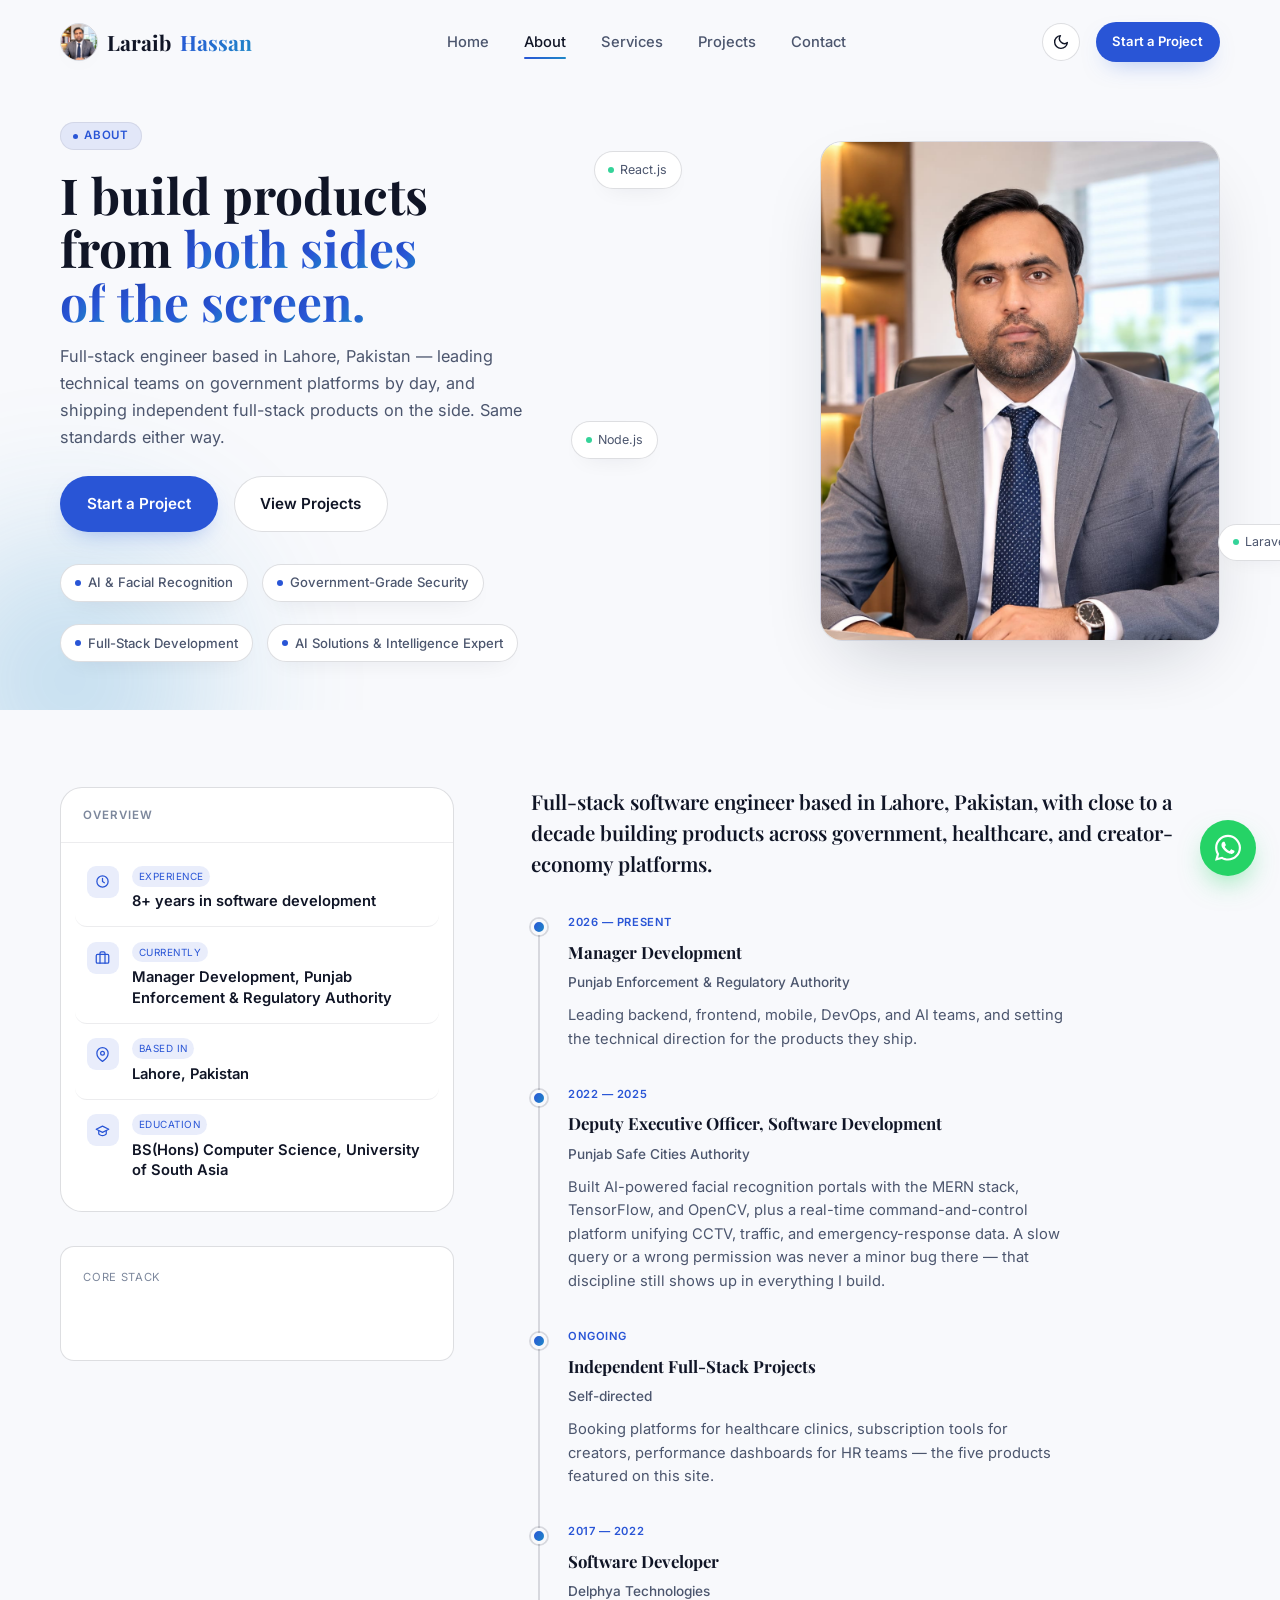
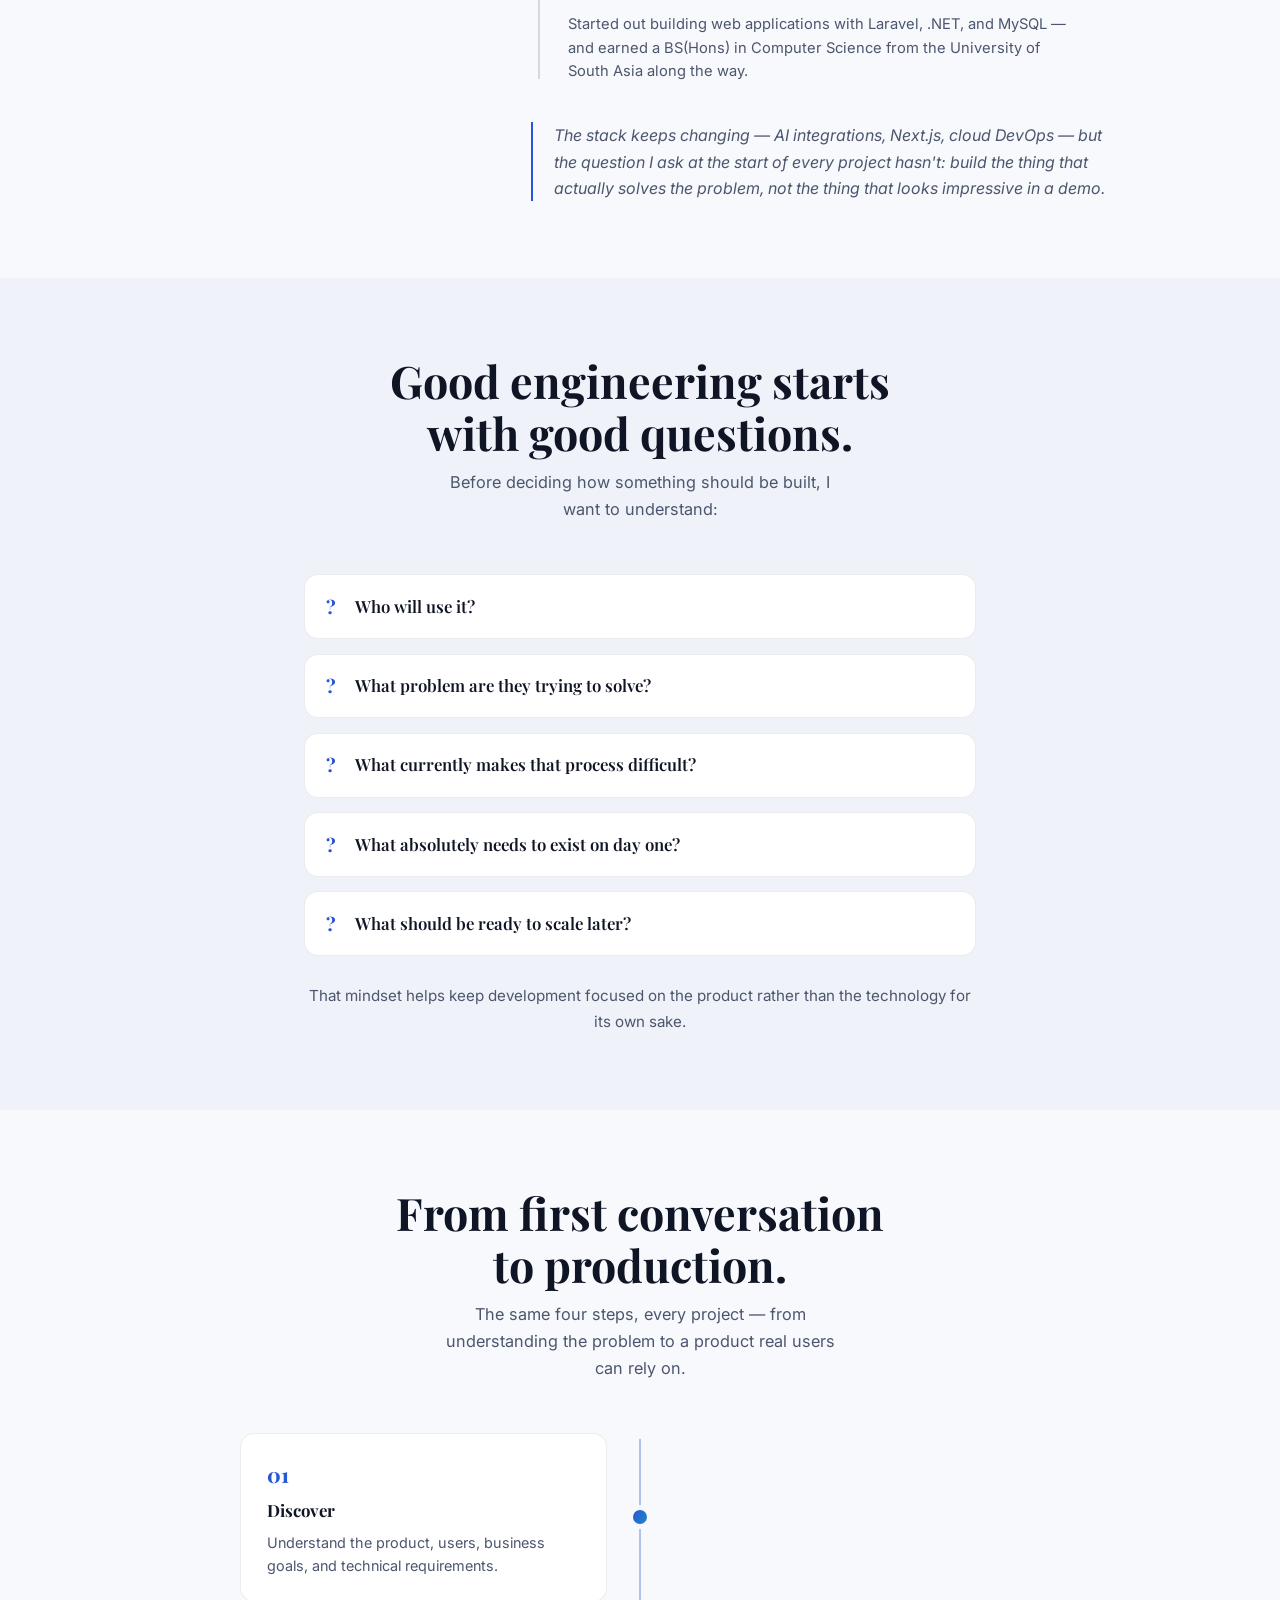
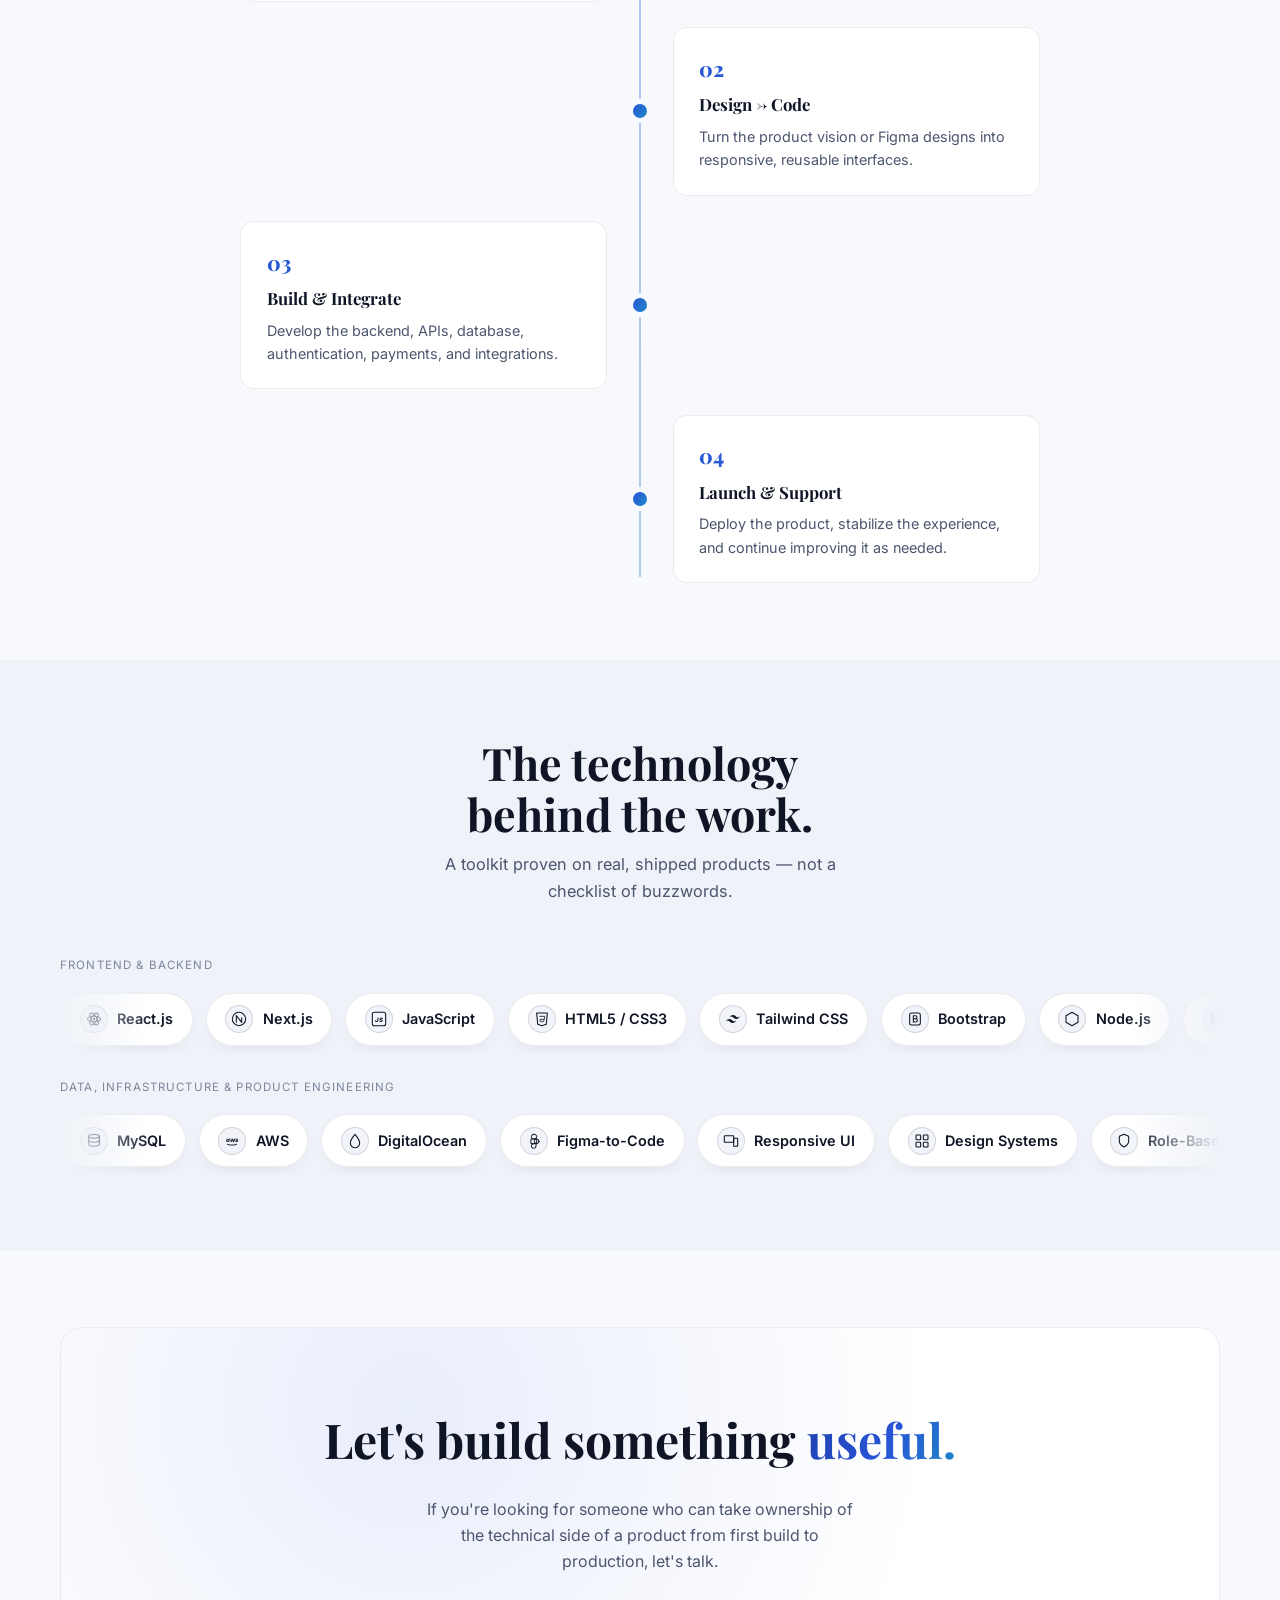
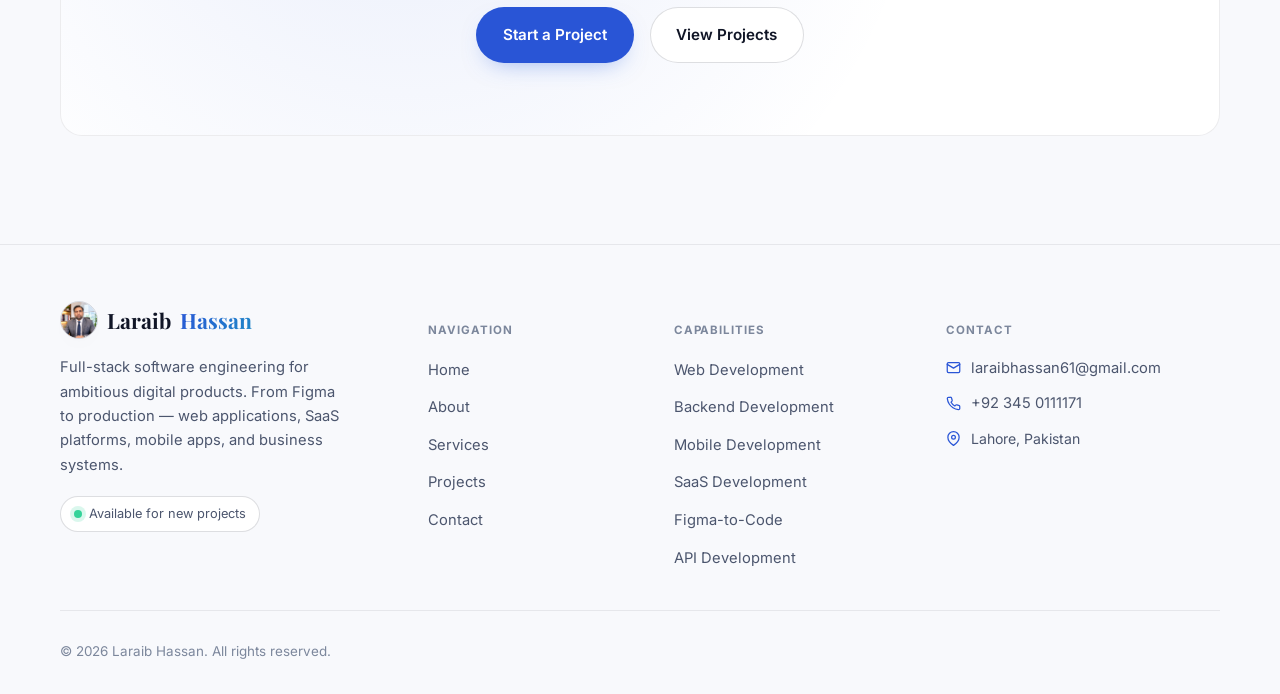
<file: about.html>
<!DOCTYPE html>
<html lang="en">
<head>
<meta charset="UTF-8">
<meta name="viewport" content="width=device-width, initial-scale=1.0">
<title>About — Laraib Hassan</title>
<meta name="description" content="Laraib Hassan is a full-stack software engineer focused on building complete digital products — from Figma handoff to production.">
<link rel="icon" type="image/jpeg" href="images/lh-image.jpg">
<link rel="apple-touch-icon" href="images/lh-image.jpg">
<link rel="preconnect" href="https://fonts.googleapis.com">
<link rel="preconnect" href="https://fonts.gstatic.com" crossorigin>
<link href="https://fonts.googleapis.com/css2?family=Playfair+Display:wght@600;700;800&family=Inter:wght@400;500;600;700&display=swap" rel="stylesheet">
<link rel="stylesheet" href="style.css">
</head>
<body>
<div class="site-loader" id="siteLoader" aria-hidden="true">
  <div class="blob blob-1" style="opacity:.35;"></div>
  <div class="blob blob-2" style="opacity:.3;"></div>
  <div class="loader-inner">
    <div class="loader-photo-wrap">
      <div class="loader-floater loader-floater-1"><i></i>Full-Stack</div>
      <div class="loader-floater loader-floater-2"><i></i>8+ Years</div>
      <div class="loader-floater loader-floater-3"><i></i>AI &amp; Cloud</div>
      <div class="loader-photo"><img src="images/lh-image.jpg" alt="Laraib Hassan"></div>
    </div>
    <div class="loader-name">Laraib Hassan</div>
    <div class="loader-role">Full-Stack Software Engineer</div>
    <div class="loader-bar"><span class="loader-bar-fill"></span></div>
  </div>
</div>
<div class="scroll-progress" id="scrollProgress"></div>

<nav class="navbar" id="navbar">
  <div class="container">
    <a href="index.html" class="brand">
      <img class="mark" src="images/lh-image.jpg" alt="Laraib Hassan">
      Laraib <b>Hassan</b>
    </a>
    <div class="nav-links" id="navLinks">
      <a href="index.html">Home</a>
      <a href="about.html">About</a>
      <a href="services.html">Services</a>
      <a href="projects.html">Projects</a>
      <a href="contact.html">Contact</a>
    </div>
    <div class="nav-right">
      <button class="theme-toggle" id="themeToggle" aria-label="Toggle theme">
        <svg class="icon-moon" viewBox="0 0 24 24" fill="none" stroke="currentColor" stroke-width="2" stroke-linecap="round" stroke-linejoin="round"><path d="M21 12.79A9 9 0 1111.21 3 7 7 0 0021 12.79z"/></svg>
        <svg class="icon-sun" viewBox="0 0 24 24" fill="none" stroke="currentColor" stroke-width="2" stroke-linecap="round" stroke-linejoin="round"><circle cx="12" cy="12" r="4"/><path d="M12 2v2M12 20v2M4.93 4.93l1.41 1.41M17.66 17.66l1.41 1.41M2 12h2M20 12h2M4.93 19.07l1.41-1.41M17.66 6.34l1.41-1.41"/></svg>
      </button>
      <a href="contact.html" class="btn btn-primary btn-sm">Start a Project</a>
    </div>
    <button class="burger" id="burger" aria-label="Open menu" aria-expanded="false"><span></span></button>
  </div>
</nav>

<div class="mobile-panel" id="mobilePanel">
  <a href="index.html">Home</a>
  <a href="about.html">About</a>
  <a href="services.html">Services</a>
  <a href="projects.html">Projects</a>
  <a href="contact.html">Contact</a>
  <a href="contact.html" class="btn btn-primary">Start a Project</a>
</div>

<main>

<header class="page-hero">
  <div class="blob blob-2" style="opacity:0.35;"></div>
  <div class="container banner-inner">
    <div>
      <div class="eyebrow reveal">About</div>
      <h1 class="reveal reveal-delay-1" style="margin-top:1.1rem;">I build products from <span class="type-reveal"><span class="word"><span class="letter" style="animation-delay:0.150s">b</span><span class="letter" style="animation-delay:0.195s">o</span><span class="letter" style="animation-delay:0.240s">t</span><span class="letter" style="animation-delay:0.285s">h</span></span> <span class="word"><span class="letter" style="animation-delay:0.410s">s</span><span class="letter" style="animation-delay:0.455s">i</span><span class="letter" style="animation-delay:0.500s">d</span><span class="letter" style="animation-delay:0.545s">e</span><span class="letter" style="animation-delay:0.590s">s</span></span> <span class="word"><span class="letter" style="animation-delay:0.715s">o</span><span class="letter" style="animation-delay:0.760s">f</span></span> <span class="word"><span class="letter" style="animation-delay:0.885s">t</span><span class="letter" style="animation-delay:0.930s">h</span><span class="letter" style="animation-delay:0.975s">e</span></span> <span class="word"><span class="letter" style="animation-delay:1.100s">s</span><span class="letter" style="animation-delay:1.145s">c</span><span class="letter" style="animation-delay:1.190s">r</span><span class="letter" style="animation-delay:1.235s">e</span><span class="letter" style="animation-delay:1.280s">e</span><span class="letter" style="animation-delay:1.325s">n</span><span class="letter" style="animation-delay:1.370s">.</span></span></span></h1>
      <p class="lede reveal reveal-delay-2">Full-stack engineer based in Lahore, Pakistan — leading technical teams on government platforms by day, and shipping independent full-stack products on the side. Same standards either way.</p>
      <div class="hero-actions reveal reveal-delay-3" style="margin-top:1.6rem;">
        <a href="contact.html" class="btn btn-primary">Start a Project</a>
        <a href="projects.html" class="btn btn-ghost">View Projects</a>
      </div>
      <div class="about-focus reveal reveal-delay-4">
        <span class="focus-tag"><i></i>AI &amp; Facial Recognition</span>
        <span class="focus-tag"><i></i>Government-Grade Security</span>
        <span class="focus-tag"><i></i>Full-Stack Development</span>
        <span class="focus-tag"><i></i>AI Solutions & Intelligence Expert</span>
      </div>
    </div>
    <div class="banner-visual reveal reveal-delay-1">
      <div class="floater floater-1"><i></i>React.js</div>
      <div class="floater floater-2"><i></i>Laravel</div>
      <div class="floater floater-3"><i></i>Node.js</div>
      <div class="avatar-frame">
        <img src="images/lh-image.jpg" alt="Laraib Hassan">
      </div>
    </div>
  </div>
</header>

<section>
  <div class="container">
    <div class="about-grid">
      <div class="about-facts reveal">
        <div class="profile-card">
          <div class="profile-card-head">Overview</div>
          <div class="profile-facts">
            <div class="profile-fact">
              <div class="fact-icon"><svg viewBox="0 0 24 24" fill="none" stroke="currentColor" stroke-width="2" stroke-linecap="round" stroke-linejoin="round"><circle cx="12" cy="12" r="9"/><polyline points="12 7 12 12 15 14"/></svg></div>
              <div class="fact-body"><span class="fact-label">Experience</span><span class="fact-value">8+ years in software development</span></div>
            </div>
            <div class="profile-fact">
              <div class="fact-icon"><svg viewBox="0 0 24 24" fill="none" stroke="currentColor" stroke-width="2" stroke-linecap="round" stroke-linejoin="round"><rect x="2" y="7" width="20" height="14" rx="2"/><path d="M16 21V5a2 2 0 00-2-2h-4a2 2 0 00-2 2v16"/></svg></div>
              <div class="fact-body"><span class="fact-label">Currently</span><span class="fact-value">Manager Development, Punjab Enforcement &amp; Regulatory Authority</span></div>
            </div>
            <div class="profile-fact">
              <div class="fact-icon"><svg viewBox="0 0 24 24" fill="none" stroke="currentColor" stroke-width="2" stroke-linecap="round" stroke-linejoin="round"><path d="M21 10c0 7-9 13-9 13s-9-6-9-13a9 9 0 0118 0z"/><circle cx="12" cy="10" r="3"/></svg></div>
              <div class="fact-body"><span class="fact-label">Based in</span><span class="fact-value">Lahore, Pakistan</span></div>
            </div>
            <div class="profile-fact">
              <div class="fact-icon"><svg viewBox="0 0 24 24" fill="none" stroke="currentColor" stroke-width="2" stroke-linecap="round" stroke-linejoin="round"><path d="M22 10L12 5 2 10l10 5 10-5z"/><path d="M6 12v5c0 1.66 4.03 3 6 3s6-1.34 6-3v-5"/></svg></div>
              <div class="fact-body"><span class="fact-label">Education</span><span class="fact-value">BS(Hons) Computer Science, University of South Asia</span></div>
            </div>
          </div>
        </div>

        <div class="stack-panel">
          <div class="stack-panel-head">Core Stack</div>
          <div class="stack-marquee-wrap">
            <div class="stack-marquee" id="stackMarquee">
              <span class="stack-tag">React.js</span>
              <span class="stack-tag">Next.js</span>
              <span class="stack-tag">JavaScript</span>
              <span class="stack-tag">jQuery</span>
              <span class="stack-tag">Node.js</span>
              <span class="stack-tag">Laravel</span>
              <span class="stack-tag">PHP</span>
              <span class="stack-tag">.NET</span>
              <span class="stack-tag">Python</span>
              <span class="stack-tag">MySQL</span>
              <span class="stack-tag">MSSQL</span>
              <span class="stack-tag">RESTful APIs</span>
              <span class="stack-tag">Eloquent ORM</span>
              <span class="stack-tag">WebSockets</span>
              <span class="stack-tag">TensorFlow</span>
              <span class="stack-tag">OpenCV</span>
              <span class="stack-tag">Machine Learning</span>
              <span class="stack-tag">Git</span>
              <span class="stack-tag">AWS</span>
              <span class="stack-tag">Azure DevOps</span>
              <span class="stack-tag">Windows</span>
              <span class="stack-tag">Linux</span>
              <span class="stack-tag">Agile &amp; Scrum</span>
              <span class="stack-tag">Google Maps API</span>
            </div>
          </div>
        </div>
      </div>

      <div class="about-copy">
        <p class="about-intro reveal reveal-delay-1">Full-stack software engineer based in Lahore, Pakistan, with close to a decade building products across government, healthcare, and creator-economy platforms.</p>

        <div class="career-timeline" id="careerTimeline">
          <div class="timeline-track"></div>
          <div class="timeline-progress" id="careerProgress"></div>
          <div class="career-item reveal reveal-delay-1">
            <div class="career-marker"><span class="career-dot"></span></div>
            <div class="career-content">
              <span class="career-date">2026 — Present</span>
              <h4>Manager Development</h4>
              <span class="career-org">Punjab Enforcement &amp; Regulatory Authority</span>
              <p>Leading backend, frontend, mobile, DevOps, and AI teams, and setting the technical direction for the products they ship.</p>
            </div>
          </div>
          <div class="career-item reveal reveal-delay-2">
            <div class="career-marker"><span class="career-dot"></span></div>
            <div class="career-content">
              <span class="career-date">2022 — 2025</span>
              <h4>Deputy Executive Officer, Software Development</h4>
              <span class="career-org">Punjab Safe Cities Authority</span>
              <p>Built AI-powered facial recognition portals with the MERN stack, TensorFlow, and OpenCV, plus a real-time command-and-control platform unifying CCTV, traffic, and emergency-response data. A slow query or a wrong permission was never a minor bug there — that discipline still shows up in everything I build.</p>
            </div>
          </div>
          <div class="career-item reveal reveal-delay-3">
            <div class="career-marker"><span class="career-dot"></span></div>
            <div class="career-content">
              <span class="career-date">Ongoing</span>
              <h4>Independent Full-Stack Projects</h4>
              <span class="career-org">Self-directed</span>
              <p>Booking platforms for healthcare clinics, subscription tools for creators, performance dashboards for HR teams — the five products featured on this site.</p>
            </div>
          </div>
          <div class="career-item reveal reveal-delay-4">
            <div class="career-marker"><span class="career-dot"></span></div>
            <div class="career-content">
              <span class="career-date">2017 — 2022</span>
              <h4>Software Developer</h4>
              <span class="career-org">Delphya Technologies</span>
              <p>Started out building web applications with Laravel, .NET, and MySQL — and earned a BS(Hons) in Computer Science from the University of South Asia along the way.</p>
            </div>
          </div>
        </div>

        <p class="career-note reveal">The stack keeps changing — AI integrations, Next.js, cloud DevOps — but the question I ask at the start of every project hasn't: build the thing that actually solves the problem, not the thing that looks impressive in a demo.</p>
      </div>
    </div>
  </div>
</section>

<section class="section-alt">
  <div class="container">
    <div class="section-head reveal">
      <h2>Good engineering starts with good questions.</h2>
      <p class="lede">Before deciding how something should be built, I want to understand:</p>
    </div>
    <ul class="philosophy-list">
      <li class="reveal">Who will use it?</li>
      <li class="reveal reveal-delay-1">What problem are they trying to solve?</li>
      <li class="reveal reveal-delay-2">What currently makes that process difficult?</li>
      <li class="reveal reveal-delay-3">What absolutely needs to exist on day one?</li>
      <li class="reveal reveal-delay-4">What should be ready to scale later?</li>
    </ul>
    <p class="philosophy-note reveal">That mindset helps keep development focused on the product rather than the technology for its own sake.</p>
  </div>
</section>

<section>
  <div class="container">
    <div class="section-head reveal">
      <h2>From first conversation to production.</h2>
      <p class="lede">The same four steps, every project — from understanding the problem to a product real users can rely on.</p>
    </div>
    <div class="timeline">
      <div class="timeline-step">
        <div class="side content reveal reveal-left"><div class="timeline-card"><span class="num">01</span><h4>Discover</h4><p>Understand the product, users, business goals, and technical requirements.</p></div></div>
        <div class="timeline-dot"></div>
        <div class="side"></div>
      </div>
      <div class="timeline-step">
        <div class="side"></div>
        <div class="timeline-dot"></div>
        <div class="side content reveal reveal-right"><div class="timeline-card"><span class="num">02</span><h4>Design → Code</h4><p>Turn the product vision or Figma designs into responsive, reusable interfaces.</p></div></div>
      </div>
      <div class="timeline-step">
        <div class="side content reveal reveal-left"><div class="timeline-card"><span class="num">03</span><h4>Build &amp; Integrate</h4><p>Develop the backend, APIs, database, authentication, payments, and integrations.</p></div></div>
        <div class="timeline-dot"></div>
        <div class="side"></div>
      </div>
      <div class="timeline-step">
        <div class="side"></div>
        <div class="timeline-dot"></div>
        <div class="side content reveal reveal-right"><div class="timeline-card"><span class="num">04</span><h4>Launch &amp; Support</h4><p>Deploy the product, stabilize the experience, and continue improving it as needed.</p></div></div>
      </div>
    </div>
  </div>
</section>

<section id="capabilities" class="section-alt">
  <div class="container">
    <div class="section-head reveal">
      <h2>The technology behind the work.</h2>
      <p class="lede">A toolkit proven on real, shipped products — not a checklist of buzzwords.</p>
    </div>

    <div class="skills-marquee reveal">
      <div>
        <div class="skills-label">Frontend &amp; Backend</div>
        <div class="skills-track">
          <div class="skills-row">
            <span class="skill-pill"><i><svg viewBox="0 0 24 24" fill="none" stroke="currentColor" stroke-width="1.5"><circle cx="12" cy="12" r="1.8" fill="currentColor" stroke="none"/><ellipse cx="12" cy="12" rx="10" ry="4.2"/><ellipse cx="12" cy="12" rx="10" ry="4.2" transform="rotate(60 12 12)"/><ellipse cx="12" cy="12" rx="10" ry="4.2" transform="rotate(120 12 12)"/></svg></i>React.js</span><span class="skill-pill"><i><svg viewBox="0 0 24 24" fill="none" stroke="currentColor" stroke-width="1.6" stroke-linecap="round" stroke-linejoin="round"><circle cx="12" cy="12" r="10"/><path d="M8 7v10M8 7l8 10M16 10v7"/></svg></i>Next.js</span><span class="skill-pill"><i><svg viewBox="0 0 24 24" fill="none" stroke="currentColor" stroke-width="1.6"><rect x="2" y="2" width="20" height="20" rx="3"/><text x="12" y="16.5" text-anchor="middle" font-size="9" font-weight="800" fill="currentColor" stroke="none">JS</text></svg></i>JavaScript</span><span class="skill-pill"><i><svg viewBox="0 0 24 24" fill="none" stroke="currentColor" stroke-width="1.6" stroke-linejoin="round"><path d="M4 3l1.6 17L12 22l6.4-2L20 3H4z"/><path d="M8 8h8l-.4 4.5H9l.3 3 2.7.9 2.7-.9.2-2.4" stroke-width="1.2"/></svg></i>HTML5 / CSS3</span><span class="skill-pill"><i><svg viewBox="0 0 24 24" fill="currentColor" stroke="none"><path d="M12 6c-2.67 0-4.33 1.33-5 4 1-1.33 2.17-1.83 3.5-1.5.76.19 1.31.74 1.91 1.35.98 1 2.11 2.15 4.59 2.15 2.67 0 4.33-1.33 5-4-1 1.33-2.17 1.83-3.5 1.5-.76-.19-1.31-.74-1.91-1.35C15.61 7.15 14.48 6 12 6zM6.5 12c-2.67 0-4.33 1.33-5 4 1-1.33 2.17-1.83 3.5-1.5.76.19 1.3.74 1.91 1.35.98 1 2.11 2.15 4.59 2.15 2.67 0 4.33-1.33 5-4-1 1.33-2.17 1.83-3.5 1.5-.76-.19-1.31-.74-1.91-1.35-.98-1-2.11-2.15-4.59-2.15z"/></svg></i>Tailwind CSS</span><span class="skill-pill"><i><svg viewBox="0 0 24 24" fill="none" stroke="currentColor" stroke-width="1.6" stroke-linejoin="round"><rect x="4" y="3" width="16" height="18" rx="3"/><path d="M9.5 7h3.2a2.3 2.3 0 010 4.6H9.5V7zM9.5 11.6h3.7a2.4 2.4 0 010 4.8H9.5v-4.8z"/></svg></i>Bootstrap</span><span class="skill-pill"><i><svg viewBox="0 0 24 24" fill="none" stroke="currentColor" stroke-width="1.6" stroke-linejoin="round"><path d="M12 2L21 7v10l-9 5-9-5V7l9-5z"/></svg></i>Node.js</span><span class="skill-pill"><i><svg viewBox="0 0 24 24" fill="none" stroke="currentColor" stroke-width="1.4" stroke-linecap="round" stroke-linejoin="round"><path d="M4 4v9l4 2.3M4 13l7-4 7 4M11 9V4l7 4v9l-7 4-7-4"/></svg></i>Laravel</span><span class="skill-pill"><i><svg viewBox="0 0 24 24" fill="none" stroke="currentColor" stroke-width="1.5"><ellipse cx="12" cy="12" rx="10.5" ry="6.5"/><text x="12" y="15" text-anchor="middle" font-size="7" font-weight="700" font-style="italic" fill="currentColor" stroke="none">php</text></svg></i>PHP</span><span class="skill-pill"><i><svg viewBox="0 0 24 24" fill="none" stroke="currentColor" stroke-width="1.8" stroke-linecap="round" stroke-linejoin="round"><rect x="2" y="7" width="7" height="7" rx="1.5"/><rect x="15" y="10" width="7" height="7" rx="1.5"/><path d="M9 10.5h4a2 2 0 012 2v1"/></svg></i>REST APIs</span>
            <span class="skill-pill"><i><svg viewBox="0 0 24 24" fill="none" stroke="currentColor" stroke-width="1.5"><circle cx="12" cy="12" r="1.8" fill="currentColor" stroke="none"/><ellipse cx="12" cy="12" rx="10" ry="4.2"/><ellipse cx="12" cy="12" rx="10" ry="4.2" transform="rotate(60 12 12)"/><ellipse cx="12" cy="12" rx="10" ry="4.2" transform="rotate(120 12 12)"/></svg></i>React.js</span><span class="skill-pill"><i><svg viewBox="0 0 24 24" fill="none" stroke="currentColor" stroke-width="1.6" stroke-linecap="round" stroke-linejoin="round"><circle cx="12" cy="12" r="10"/><path d="M8 7v10M8 7l8 10M16 10v7"/></svg></i>Next.js</span><span class="skill-pill"><i><svg viewBox="0 0 24 24" fill="none" stroke="currentColor" stroke-width="1.6"><rect x="2" y="2" width="20" height="20" rx="3"/><text x="12" y="16.5" text-anchor="middle" font-size="9" font-weight="800" fill="currentColor" stroke="none">JS</text></svg></i>JavaScript</span><span class="skill-pill"><i><svg viewBox="0 0 24 24" fill="none" stroke="currentColor" stroke-width="1.6" stroke-linejoin="round"><path d="M4 3l1.6 17L12 22l6.4-2L20 3H4z"/><path d="M8 8h8l-.4 4.5H9l.3 3 2.7.9 2.7-.9.2-2.4" stroke-width="1.2"/></svg></i>HTML5 / CSS3</span><span class="skill-pill"><i><svg viewBox="0 0 24 24" fill="currentColor" stroke="none"><path d="M12 6c-2.67 0-4.33 1.33-5 4 1-1.33 2.17-1.83 3.5-1.5.76.19 1.31.74 1.91 1.35.98 1 2.11 2.15 4.59 2.15 2.67 0 4.33-1.33 5-4-1 1.33-2.17 1.83-3.5 1.5-.76-.19-1.31-.74-1.91-1.35C15.61 7.15 14.48 6 12 6zM6.5 12c-2.67 0-4.33 1.33-5 4 1-1.33 2.17-1.83 3.5-1.5.76.19 1.3.74 1.91 1.35.98 1 2.11 2.15 4.59 2.15 2.67 0 4.33-1.33 5-4-1 1.33-2.17 1.83-3.5 1.5-.76-.19-1.31-.74-1.91-1.35-.98-1-2.11-2.15-4.59-2.15z"/></svg></i>Tailwind CSS</span><span class="skill-pill"><i><svg viewBox="0 0 24 24" fill="none" stroke="currentColor" stroke-width="1.6" stroke-linejoin="round"><rect x="4" y="3" width="16" height="18" rx="3"/><path d="M9.5 7h3.2a2.3 2.3 0 010 4.6H9.5V7zM9.5 11.6h3.7a2.4 2.4 0 010 4.8H9.5v-4.8z"/></svg></i>Bootstrap</span><span class="skill-pill"><i><svg viewBox="0 0 24 24" fill="none" stroke="currentColor" stroke-width="1.6" stroke-linejoin="round"><path d="M12 2L21 7v10l-9 5-9-5V7l9-5z"/></svg></i>Node.js</span><span class="skill-pill"><i><svg viewBox="0 0 24 24" fill="none" stroke="currentColor" stroke-width="1.4" stroke-linecap="round" stroke-linejoin="round"><path d="M4 4v9l4 2.3M4 13l7-4 7 4M11 9V4l7 4v9l-7 4-7-4"/></svg></i>Laravel</span><span class="skill-pill"><i><svg viewBox="0 0 24 24" fill="none" stroke="currentColor" stroke-width="1.5"><ellipse cx="12" cy="12" rx="10.5" ry="6.5"/><text x="12" y="15" text-anchor="middle" font-size="7" font-weight="700" font-style="italic" fill="currentColor" stroke="none">php</text></svg></i>PHP</span><span class="skill-pill"><i><svg viewBox="0 0 24 24" fill="none" stroke="currentColor" stroke-width="1.8" stroke-linecap="round" stroke-linejoin="round"><rect x="2" y="7" width="7" height="7" rx="1.5"/><rect x="15" y="10" width="7" height="7" rx="1.5"/><path d="M9 10.5h4a2 2 0 012 2v1"/></svg></i>REST APIs</span>
          </div>
        </div>
      </div>
      <div>
        <div class="skills-label">Data, Infrastructure &amp; Product Engineering</div>
        <div class="skills-track">
          <div class="skills-row reverse">
            <span class="skill-pill"><i><svg viewBox="0 0 24 24" fill="none" stroke="currentColor" stroke-width="1.6" stroke-linecap="round" stroke-linejoin="round"><ellipse cx="12" cy="5" rx="8" ry="2.8"/><path d="M4 5v6c0 1.5 3.6 2.8 8 2.8s8-1.3 8-2.8V5"/><path d="M4 11v6c0 1.5 3.6 2.8 8 2.8s8-1.3 8-2.8v-6"/></svg></i>MySQL</span><span class="skill-pill"><i><svg viewBox="0 0 24 24" fill="none" stroke="currentColor" stroke-width="1.6"><text x="12" y="14" text-anchor="middle" font-size="9" font-weight="800" fill="currentColor" stroke="none">aws</text><path d="M5 17c3 1.6 11 1.6 14 0" stroke-width="1.4" stroke-linecap="round"/></svg></i>AWS</span><span class="skill-pill"><i><svg viewBox="0 0 24 24" fill="none" stroke="currentColor" stroke-width="1.6" stroke-linejoin="round"><path d="M12 2c-3 3.5-7 9-7 13a7 7 0 0014 0c0-4-4-9.5-7-13z"/></svg></i>DigitalOcean</span><span class="skill-pill"><i><svg viewBox="0 0 24 24" fill="none" stroke="currentColor" stroke-width="1.5" stroke-linecap="round" stroke-linejoin="round"><rect x="8" y="2" width="8" height="7" rx="3.5"/><circle cx="16" cy="12.5" r="3.5"/><rect x="8" y="9" width="8" height="7"/><path d="M11.5 16a3.5 3.5 0 103.5 3.5V16z"/></svg></i>Figma-to-Code</span><span class="skill-pill"><i><svg viewBox="0 0 24 24" fill="none" stroke="currentColor" stroke-width="1.6" stroke-linecap="round" stroke-linejoin="round"><rect x="2" y="4" width="14" height="10" rx="1"/><rect x="16" y="8" width="6" height="12" rx="1"/></svg></i>Responsive UI</span><span class="skill-pill"><i><svg viewBox="0 0 24 24" fill="none" stroke="currentColor" stroke-width="1.6" stroke-linecap="round" stroke-linejoin="round"><rect x="3" y="3" width="7" height="7" rx="1"/><rect x="14" y="3" width="7" height="7" rx="1"/><rect x="3" y="14" width="7" height="7" rx="1"/><rect x="14" y="14" width="7" height="7" rx="1"/></svg></i>Design Systems</span><span class="skill-pill"><i><svg viewBox="0 0 24 24" fill="none" stroke="currentColor" stroke-width="1.6" stroke-linecap="round" stroke-linejoin="round"><path d="M12 21s7-3.5 7-9V5l-7-3-7 3v7c0 5.5 7 9 7 9z"/></svg></i>Role-Based Access Control</span><span class="skill-pill"><i><svg viewBox="0 0 24 24" fill="none" stroke="currentColor" stroke-width="1.6" stroke-linecap="round" stroke-linejoin="round"><rect x="3" y="11" width="18" height="10" rx="2"/><path d="M7 11V7a5 5 0 0110 0v4"/></svg></i>OTP Verification</span><span class="skill-pill"><i><svg viewBox="0 0 24 24" fill="none" stroke="currentColor" stroke-width="1.6" stroke-linejoin="round"><rect x="3" y="3" width="7" height="7"/><rect x="14" y="3" width="7" height="7"/><rect x="3" y="14" width="7" height="7"/><rect x="15" y="15" width="2" height="2" fill="currentColor" stroke="none"/><rect x="19" y="15" width="2" height="2" fill="currentColor" stroke="none"/><rect x="15" y="19" width="2" height="2" fill="currentColor" stroke="none"/><rect x="19" y="19" width="2" height="2" fill="currentColor" stroke="none"/></svg></i>QR Systems</span><span class="skill-pill"><i><svg viewBox="0 0 24 24" fill="none" stroke="currentColor" stroke-width="1.6" stroke-linecap="round" stroke-linejoin="round"><rect x="2" y="5" width="20" height="14" rx="2"/><line x1="2" y1="10" x2="22" y2="10"/></svg></i>Payment Integrations</span><span class="skill-pill"><i><svg viewBox="0 0 24 24" fill="none" stroke="currentColor" stroke-width="1.6" stroke-linecap="round" stroke-linejoin="round"><rect x="7" y="2" width="10" height="20" rx="2"/><line x1="11" y1="18" x2="13" y2="18"/></svg></i>Mobile Applications</span>
            <span class="skill-pill"><i><svg viewBox="0 0 24 24" fill="none" stroke="currentColor" stroke-width="1.6" stroke-linecap="round" stroke-linejoin="round"><ellipse cx="12" cy="5" rx="8" ry="2.8"/><path d="M4 5v6c0 1.5 3.6 2.8 8 2.8s8-1.3 8-2.8V5"/><path d="M4 11v6c0 1.5 3.6 2.8 8 2.8s8-1.3 8-2.8v-6"/></svg></i>MySQL</span><span class="skill-pill"><i><svg viewBox="0 0 24 24" fill="none" stroke="currentColor" stroke-width="1.6"><text x="12" y="14" text-anchor="middle" font-size="9" font-weight="800" fill="currentColor" stroke="none">aws</text><path d="M5 17c3 1.6 11 1.6 14 0" stroke-width="1.4" stroke-linecap="round"/></svg></i>AWS</span><span class="skill-pill"><i><svg viewBox="0 0 24 24" fill="none" stroke="currentColor" stroke-width="1.6" stroke-linejoin="round"><path d="M12 2c-3 3.5-7 9-7 13a7 7 0 0014 0c0-4-4-9.5-7-13z"/></svg></i>DigitalOcean</span><span class="skill-pill"><i><svg viewBox="0 0 24 24" fill="none" stroke="currentColor" stroke-width="1.5" stroke-linecap="round" stroke-linejoin="round"><rect x="8" y="2" width="8" height="7" rx="3.5"/><circle cx="16" cy="12.5" r="3.5"/><rect x="8" y="9" width="8" height="7"/><path d="M11.5 16a3.5 3.5 0 103.5 3.5V16z"/></svg></i>Figma-to-Code</span><span class="skill-pill"><i><svg viewBox="0 0 24 24" fill="none" stroke="currentColor" stroke-width="1.6" stroke-linecap="round" stroke-linejoin="round"><rect x="2" y="4" width="14" height="10" rx="1"/><rect x="16" y="8" width="6" height="12" rx="1"/></svg></i>Responsive UI</span><span class="skill-pill"><i><svg viewBox="0 0 24 24" fill="none" stroke="currentColor" stroke-width="1.6" stroke-linecap="round" stroke-linejoin="round"><rect x="3" y="3" width="7" height="7" rx="1"/><rect x="14" y="3" width="7" height="7" rx="1"/><rect x="3" y="14" width="7" height="7" rx="1"/><rect x="14" y="14" width="7" height="7" rx="1"/></svg></i>Design Systems</span><span class="skill-pill"><i><svg viewBox="0 0 24 24" fill="none" stroke="currentColor" stroke-width="1.6" stroke-linecap="round" stroke-linejoin="round"><path d="M12 21s7-3.5 7-9V5l-7-3-7 3v7c0 5.5 7 9 7 9z"/></svg></i>Role-Based Access Control</span><span class="skill-pill"><i><svg viewBox="0 0 24 24" fill="none" stroke="currentColor" stroke-width="1.6" stroke-linecap="round" stroke-linejoin="round"><rect x="3" y="11" width="18" height="10" rx="2"/><path d="M7 11V7a5 5 0 0110 0v4"/></svg></i>OTP Verification</span><span class="skill-pill"><i><svg viewBox="0 0 24 24" fill="none" stroke="currentColor" stroke-width="1.6" stroke-linejoin="round"><rect x="3" y="3" width="7" height="7"/><rect x="14" y="3" width="7" height="7"/><rect x="3" y="14" width="7" height="7"/><rect x="15" y="15" width="2" height="2" fill="currentColor" stroke="none"/><rect x="19" y="15" width="2" height="2" fill="currentColor" stroke="none"/><rect x="15" y="19" width="2" height="2" fill="currentColor" stroke="none"/><rect x="19" y="19" width="2" height="2" fill="currentColor" stroke="none"/></svg></i>QR Systems</span><span class="skill-pill"><i><svg viewBox="0 0 24 24" fill="none" stroke="currentColor" stroke-width="1.6" stroke-linecap="round" stroke-linejoin="round"><rect x="2" y="5" width="20" height="14" rx="2"/><line x1="2" y1="10" x2="22" y2="10"/></svg></i>Payment Integrations</span><span class="skill-pill"><i><svg viewBox="0 0 24 24" fill="none" stroke="currentColor" stroke-width="1.6" stroke-linecap="round" stroke-linejoin="round"><rect x="7" y="2" width="10" height="20" rx="2"/><line x1="11" y1="18" x2="13" y2="18"/></svg></i>Mobile Applications</span>
          </div>
        </div>
      </div>
    </div>
  </div>
</section>

<section id="cta">
  <div class="container">
    <div class="cta-band reveal">
      <h2>Let's build something <span class="grad-text">useful.</span></h2>
      <p>If you're looking for someone who can take ownership of the technical side of a product from first build to production, let's talk.</p>
      <div class="btn-row">
        <a href="contact.html" class="btn btn-primary">Start a Project</a>
        <a href="projects.html" class="btn btn-ghost">View Projects</a>
      </div>
    </div>
  </div>
</section>

</main>

<footer>
  <div class="container">
    <div class="footer-grid">
      <div class="footer-brand">
        <a href="index.html" class="brand">
          <img class="mark" src="images/lh-image.jpg" alt="Laraib Hassan">
          Laraib <b>Hassan</b>
        </a>
        <p>Full-stack software engineering for ambitious digital products. From Figma to production — web applications, SaaS platforms, mobile apps, and business systems.</p>
        <div class="footer-status"><span class="status-dot"></span>Available for new projects</div>
      </div>
      <div class="footer-col">
        <h5>Navigation</h5>
        <ul><li><a href="index.html">Home</a></li><li><a href="about.html">About</a></li><li><a href="services.html">Services</a></li><li><a href="projects.html">Projects</a></li><li><a href="contact.html">Contact</a></li></ul>
      </div>
      <div class="footer-col">
        <h5>Capabilities</h5>
        <ul><li><a href="services.html">Web Development</a></li><li><a href="services.html">Backend Development</a></li><li><a href="services.html">Mobile Development</a></li><li><a href="services.html">SaaS Development</a></li><li><a href="services.html">Figma-to-Code</a></li><li><a href="services.html">API Development</a></li></ul>
      </div>
      <div class="footer-col">
        <h5>Contact</h5>
        <ul class="footer-contact">
          <li><a href="mailto:laraibhassan61@gmail.com"><svg viewBox="0 0 24 24" fill="none" stroke="currentColor" stroke-width="2" stroke-linecap="round" stroke-linejoin="round"><rect x="2" y="4" width="20" height="16" rx="2"/><path d="M2 7l10 6 10-6"/></svg>laraibhassan61@gmail.com</a></li>
          <li><a href="tel:+923450111171"><svg viewBox="0 0 24 24" fill="none" stroke="currentColor" stroke-width="2" stroke-linecap="round" stroke-linejoin="round"><path d="M22 16.92v3a2 2 0 01-2.18 2 19.79 19.79 0 01-8.63-3.07 19.5 19.5 0 01-6-6 19.79 19.79 0 01-3.07-8.67A2 2 0 014.11 2h3a2 2 0 012 1.72c.127.96.361 1.903.7 2.81a2 2 0 01-.45 2.11L8.09 9.91a16 16 0 006 6l1.27-1.27a2 2 0 012.11-.45c.907.339 1.85.573 2.81.7A2 2 0 0122 16.92z"/></svg>+92 345 0111171</a></li>
          <li><svg viewBox="0 0 24 24" fill="none" stroke="currentColor" stroke-width="2" stroke-linecap="round" stroke-linejoin="round"><path d="M21 10c0 7-9 13-9 13s-9-6-9-13a9 9 0 0118 0z"/><circle cx="12" cy="10" r="3"/></svg>Lahore, Pakistan</li>
        </ul>
      </div>
    </div>
    <div class="footer-bottom">
      <span>© 2026 Laraib Hassan. All rights reserved.</span>
    </div>
  </div>
</footer>

<a class="whatsapp-float" href="https://wa.me/923450111171" target="_blank" rel="noopener" aria-label="Chat on WhatsApp" title="Chat on WhatsApp">
  <svg viewBox="0 0 448 512" fill="#fff"><path d="M380.9 97.1C339 55.1 283.2 32 223.9 32c-122.4 0-222 99.6-222 222 0 39.1 10.2 77.3 29.6 111L0 480l117.7-30.9c32.4 17.7 68.9 27 106.1 27h.1c122.3 0 224.1-99.6 224.1-222 0-59.3-25.2-115-67.1-157zm-157 341.6c-33.2 0-65.7-8.9-94-25.7l-6.7-4-69.8 18.3L72 359.2l-4.4-7c-18.5-29.4-28.2-63.3-28.2-98.2 0-101.7 82.8-184.5 184.6-184.5 49.3 0 95.6 19.2 130.4 54.1 34.8 34.9 56.2 81.2 56.1 130.5 0 101.8-84.9 184.6-186.6 184.6zm101.2-138.2c-5.5-2.8-32.8-16.2-37.9-18-5.1-1.9-8.8-2.8-12.5 2.8-3.7 5.6-14.3 18-17.6 21.8-3.2 3.7-6.5 4.2-12 1.4-32.6-16.3-54-29.1-75.5-66-5.7-9.8 5.7-9.1 16.3-30.3 1.8-3.7.9-6.9-.5-9.7-1.4-2.8-12.5-30.1-17.1-41.2-4.5-10.8-9.1-9.3-12.5-9.5-3.2-.2-6.9-.2-10.6-.2-3.7 0-9.7 1.4-14.8 6.9-5.1 5.6-19.4 19-19.4 46.3 0 27.3 19.9 53.7 22.6 57.4 2.8 3.7 39.1 59.7 94.8 83.8 35.2 15.2 49 16.5 66.6 13.9 10.7-1.6 32.8-13.4 37.4-26.4 4.6-13 4.6-24.1 3.2-26.4-1.3-2.5-5-3.9-10.5-6.6z"/></svg>
</a>

<script src="script.js"></script>
</body>
</html>
</file>
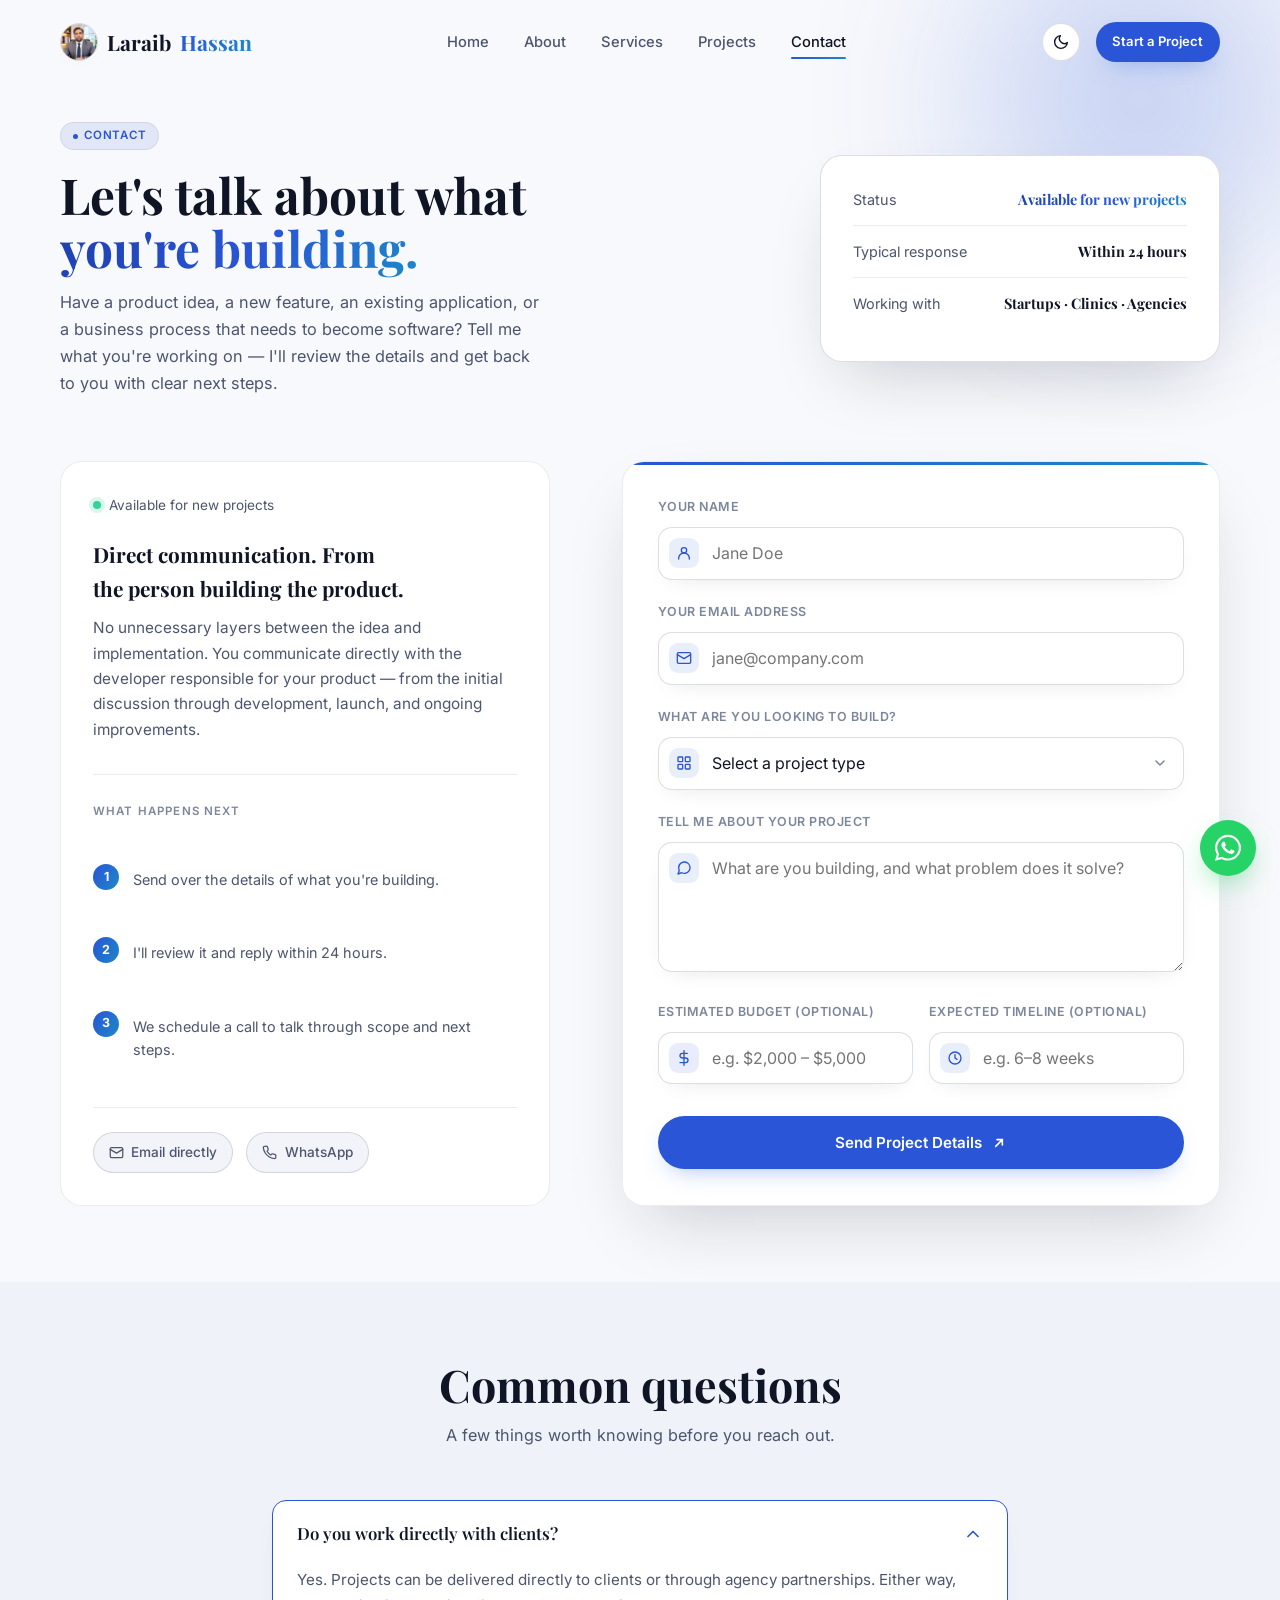
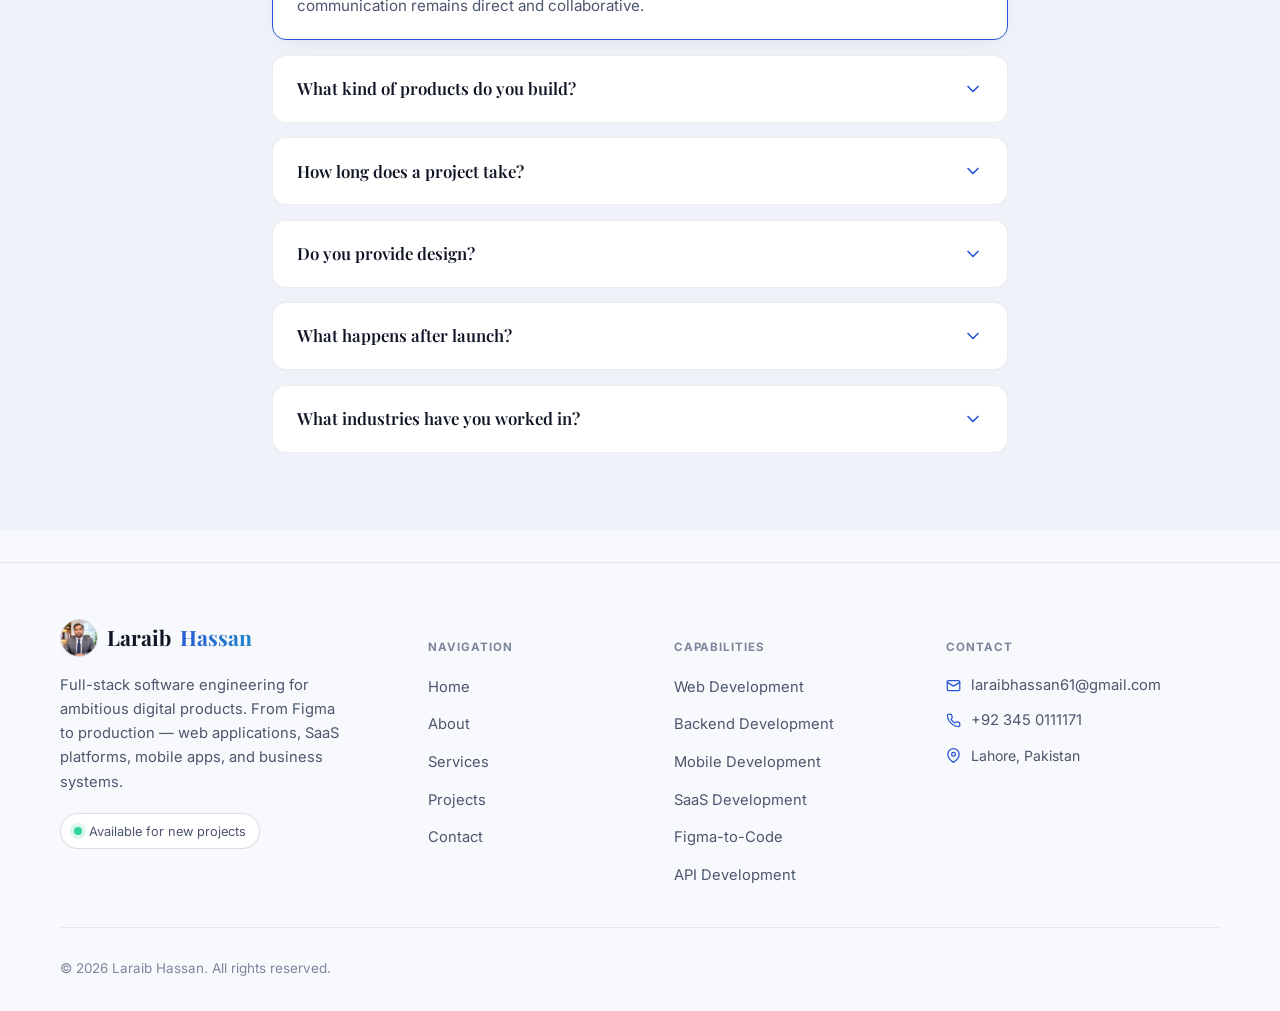
<file: contact.html>
<!DOCTYPE html>
<html lang="en">
<head>
<meta charset="UTF-8">
<meta name="viewport" content="width=device-width, initial-scale=1.0">
<title>Contact — Laraib Hassan</title>
<meta name="description" content="Let's talk about what you're building. Start a full-stack web or mobile project with Laraib Hassan.">
<link rel="icon" type="image/jpeg" href="images/lh-image.jpg">
<link rel="apple-touch-icon" href="images/lh-image.jpg">
<link rel="preconnect" href="https://fonts.googleapis.com">
<link rel="preconnect" href="https://fonts.gstatic.com" crossorigin>
<link href="https://fonts.googleapis.com/css2?family=Playfair+Display:wght@600;700;800&family=Inter:wght@400;500;600;700&display=swap" rel="stylesheet">
<link rel="stylesheet" href="style.css">
</head>
<body>
<div class="site-loader" id="siteLoader" aria-hidden="true">
  <div class="blob blob-1" style="opacity:.35;"></div>
  <div class="blob blob-2" style="opacity:.3;"></div>
  <div class="loader-inner">
    <div class="loader-photo-wrap">
      <div class="loader-floater loader-floater-1"><i></i>Full-Stack</div>
      <div class="loader-floater loader-floater-2"><i></i>8+ Years</div>
      <div class="loader-floater loader-floater-3"><i></i>AI &amp; Cloud</div>
      <div class="loader-photo"><img src="images/lh-image.jpg" alt="Laraib Hassan"></div>
    </div>
    <div class="loader-name">Laraib Hassan</div>
    <div class="loader-role">Full-Stack Software Engineer</div>
    <div class="loader-bar"><span class="loader-bar-fill"></span></div>
  </div>
</div>
<div class="scroll-progress" id="scrollProgress"></div>

<nav class="navbar" id="navbar">
  <div class="container">
    <a href="index.html" class="brand">
      <img class="mark" src="images/lh-image.jpg" alt="Laraib Hassan">
      Laraib <b>Hassan</b>
    </a>
    <div class="nav-links" id="navLinks">
      <a href="index.html">Home</a>
      <a href="about.html">About</a>
      <a href="services.html">Services</a>
      <a href="projects.html">Projects</a>
      <a href="contact.html">Contact</a>
    </div>
    <div class="nav-right">
      <button class="theme-toggle" id="themeToggle" aria-label="Toggle theme">
        <svg class="icon-moon" viewBox="0 0 24 24" fill="none" stroke="currentColor" stroke-width="2" stroke-linecap="round" stroke-linejoin="round"><path d="M21 12.79A9 9 0 1111.21 3 7 7 0 0021 12.79z"/></svg>
        <svg class="icon-sun" viewBox="0 0 24 24" fill="none" stroke="currentColor" stroke-width="2" stroke-linecap="round" stroke-linejoin="round"><circle cx="12" cy="12" r="4"/><path d="M12 2v2M12 20v2M4.93 4.93l1.41 1.41M17.66 17.66l1.41 1.41M2 12h2M20 12h2M4.93 19.07l1.41-1.41M17.66 6.34l1.41-1.41"/></svg>
      </button>
      <a href="contact.html" class="btn btn-primary btn-sm">Start a Project</a>
    </div>
    <button class="burger" id="burger" aria-label="Open menu" aria-expanded="false"><span></span></button>
  </div>
</nav>

<div class="mobile-panel" id="mobilePanel">
  <a href="index.html">Home</a>
  <a href="about.html">About</a>
  <a href="services.html">Services</a>
  <a href="projects.html">Projects</a>
  <a href="contact.html">Contact</a>
  <a href="contact.html" class="btn btn-primary">Start a Project</a>
</div>

<main>

<header class="page-hero">
  <div class="blob blob-1" style="opacity:0.3;"></div>
  <div class="container banner-inner">
    <div>
      <div class="eyebrow reveal">Contact</div>
      <h1 class="reveal reveal-delay-1" style="margin-top:1.1rem;">Let's talk about what <span class="grad-text">you're building.</span></h1>
      <p class="lede reveal reveal-delay-2">Have a product idea, a new feature, an existing application, or a business process that needs to become software? Tell me what you're working on — I'll review the details and get back to you with clear next steps.</p>
    </div>
    <div class="banner-visual reveal reveal-delay-1">
      <div class="availability-card">
        <div class="a-row"><span>Status</span><b class="grad-text">Available for new projects</b></div>
        <div class="a-row"><span>Typical response</span><b>Within 24 hours</b></div>
        <div class="a-row"><span>Working with</span><b>Startups · Clinics · Agencies</b></div>
      </div>
    </div>
  </div>
</header>

<section style="padding-top:1rem;">
  <div class="container">
    <div class="contact-grid">

      <div class="contact-info-card reveal">
        <div class="status-line" style="margin-bottom:1.3rem;"><span class="status-dot"></span>Available for new projects</div>
        <h3>Direct communication. From the person building the product.</h3>
        <p>No unnecessary layers between the idea and implementation. You communicate directly with the developer responsible for your product — from the initial discussion through development, launch, and ongoing improvements.</p>
        <div class="next-steps">
          <div class="next-steps-label">What happens next</div>
          <div class="next-step"><span class="next-step-num">1</span><p>Send over the details of what you're building.</p></div>
          <div class="next-step"><span class="next-step-num">2</span><p>I'll review it and reply within 24 hours.</p></div>
          <div class="next-step"><span class="next-step-num">3</span><p>We schedule a call to talk through scope and next steps.</p></div>
        </div>
        <div class="quick-contact">
          <a href="mailto:laraibhassan61@gmail.com"><svg viewBox="0 0 24 24" fill="none" stroke="currentColor" stroke-width="2" stroke-linecap="round" stroke-linejoin="round"><rect x="2" y="4" width="20" height="16" rx="2"/><path d="M2 7l10 6 10-6"/></svg>Email directly</a>
          <a href="https://wa.me/923450111171" target="_blank" rel="noopener"><svg viewBox="0 0 24 24" fill="none" stroke="currentColor" stroke-width="2" stroke-linecap="round" stroke-linejoin="round"><path d="M22 16.92v3a2 2 0 01-2.18 2 19.79 19.79 0 01-8.63-3.07 19.5 19.5 0 01-6-6 19.79 19.79 0 01-3.07-8.67A2 2 0 014.11 2h3a2 2 0 012 1.72c.127.96.361 1.903.7 2.81a2 2 0 01-.45 2.11L8.09 9.91a16 16 0 006 6l1.27-1.27a2 2 0 012.11-.45c.907.339 1.85.573 2.81.7A2 2 0 0122 16.92z"/></svg>WhatsApp</a>
        </div>
      </div>

      <form id="contactForm" class="contact-form-card reveal reveal-delay-1">
        <div class="field reveal reveal-delay-1">
          <label for="cf-name">Your Name</label>
          <div class="field-input">
            <svg class="field-icon" viewBox="0 0 24 24" fill="none" stroke="currentColor" stroke-width="2" stroke-linecap="round" stroke-linejoin="round"><circle cx="12" cy="8" r="4"/><path d="M4 21v-1a8 8 0 0116 0v1"/></svg>
            <input type="text" id="cf-name" name="name" placeholder="Jane Doe" required>
          </div>
        </div>
        <div class="field reveal reveal-delay-2">
          <label for="cf-email">Your Email Address</label>
          <div class="field-input">
            <svg class="field-icon" viewBox="0 0 24 24" fill="none" stroke="currentColor" stroke-width="2" stroke-linecap="round" stroke-linejoin="round"><rect x="2" y="4" width="20" height="16" rx="2"/><path d="M2 7l10 6 10-6"/></svg>
            <input type="email" id="cf-email" name="email" placeholder="jane@company.com" required>
          </div>
        </div>
        <div class="field-select reveal reveal-delay-3">
          <label for="cf-type">What are you looking to build?</label>
          <div class="select-wrap">
            <svg class="field-icon" viewBox="0 0 24 24" fill="none" stroke="currentColor" stroke-width="2" stroke-linecap="round" stroke-linejoin="round"><rect x="3" y="3" width="7" height="7" rx="1"/><rect x="14" y="3" width="7" height="7" rx="1"/><rect x="3" y="14" width="7" height="7" rx="1"/><rect x="14" y="14" width="7" height="7" rx="1"/></svg>
            <select id="cf-type" name="type">
              <option value="">Select a project type</option>
              <option>Web Application</option>
              <option>SaaS Platform</option>
              <option>Mobile Application</option>
              <option>Booking System</option>
              <option>Dashboard / Admin Panel</option>
              <option>MVP</option>
              <option>Existing Product / New Features</option>
              <option>Other</option>
            </select>
            <svg class="select-chev" viewBox="0 0 24 24" fill="none" stroke="currentColor" stroke-width="2.2" stroke-linecap="round" stroke-linejoin="round"><polyline points="6 9 12 15 18 9"/></svg>
          </div>
        </div>
        <div class="field reveal reveal-delay-4">
          <label for="cf-message">Tell me about your project</label>
          <div class="field-input">
            <svg class="field-icon" viewBox="0 0 24 24" fill="none" stroke="currentColor" stroke-width="2" stroke-linecap="round" stroke-linejoin="round"><path d="M21 11.5a8.38 8.38 0 01-.9 3.8 8.5 8.5 0 01-7.6 4.7 8.38 8.38 0 01-3.8-.9L3 21l1.9-5.7a8.38 8.38 0 01-.9-3.8 8.5 8.5 0 014.7-7.6 8.38 8.38 0 013.8-.9h.5a8.48 8.48 0 018 8v.5z"/></svg>
            <textarea id="cf-message" name="message" placeholder="What are you building, and what problem does it solve?" required></textarea>
          </div>
        </div>
        <div class="field-row reveal reveal-delay-5">
          <div class="field">
            <label for="cf-budget">Estimated budget (optional)</label>
            <div class="field-input">
              <svg class="field-icon" viewBox="0 0 24 24" fill="none" stroke="currentColor" stroke-width="2" stroke-linecap="round" stroke-linejoin="round"><line x1="12" y1="1" x2="12" y2="23"/><path d="M17 5H9.5a3.5 3.5 0 000 7h5a3.5 3.5 0 010 7H6"/></svg>
              <input type="text" id="cf-budget" name="budget" placeholder="e.g. $2,000 – $5,000">
            </div>
          </div>
          <div class="field">
            <label for="cf-timeline">Expected timeline (optional)</label>
            <div class="field-input">
              <svg class="field-icon" viewBox="0 0 24 24" fill="none" stroke="currentColor" stroke-width="2" stroke-linecap="round" stroke-linejoin="round"><circle cx="12" cy="12" r="9"/><polyline points="12 7 12 12 15 14"/></svg>
              <input type="text" id="cf-timeline" name="timeline" placeholder="e.g. 6–8 weeks">
            </div>
          </div>
        </div>
        <button type="submit" class="btn btn-primary reveal reveal-delay-6" style="width:100%; justify-content:center; margin-top:.6rem; padding:1.05em 1.6em;">Send Project Details <svg viewBox="0 0 24 24" fill="none" stroke="currentColor" stroke-width="2.4" stroke-linecap="round"><path d="M7 17 17 7M9 7h8v8"/></svg></button>
      </form>

    </div>
  </div>
</section>

<section class="section-alt">
  <div class="container">
    <div class="section-head reveal">
      <h2>Common questions</h2>
      <p class="lede">A few things worth knowing before you reach out.</p>
    </div>
    <div class="faq-list">
      <details class="faq-item reveal" open>
        <summary>Do you work directly with clients?<svg class="chev" viewBox="0 0 24 24" fill="none" stroke="currentColor" stroke-width="2" stroke-linecap="round" stroke-linejoin="round"><polyline points="6 9 12 15 18 9"/></svg></summary>
        <p class="faq-answer">Yes. Projects can be delivered directly to clients or through agency partnerships. Either way, communication remains direct and collaborative.</p>
      </details>
      <details class="faq-item reveal reveal-delay-1">
        <summary>What kind of products do you build?<svg class="chev" viewBox="0 0 24 24" fill="none" stroke="currentColor" stroke-width="2" stroke-linecap="round" stroke-linejoin="round"><polyline points="6 9 12 15 18 9"/></svg></summary>
        <p class="faq-answer">Web applications, SaaS platforms, mobile applications, booking systems, dashboards, admin panels, business software, and API-driven products.</p>
      </details>
      <details class="faq-item reveal reveal-delay-2">
        <summary>How long does a project take?<svg class="chev" viewBox="0 0 24 24" fill="none" stroke="currentColor" stroke-width="2" stroke-linecap="round" stroke-linejoin="round"><polyline points="6 9 12 15 18 9"/></svg></summary>
        <p class="faq-answer">Every project is different. Timeline depends on the scope, number of features, integrations, design readiness, and technical complexity. A realistic timeline can be discussed after understanding the requirements.</p>
      </details>
      <details class="faq-item reveal reveal-delay-3">
        <summary>Do you provide design?<svg class="chev" viewBox="0 0 24 24" fill="none" stroke="currentColor" stroke-width="2" stroke-linecap="round" stroke-linejoin="round"><polyline points="6 9 12 15 18 9"/></svg></summary>
        <p class="faq-answer">The primary focus is development and Figma-to-code implementation. If a project requires complete UI/UX design from scratch, a design partner can be brought into the process.</p>
      </details>
      <details class="faq-item reveal reveal-delay-4">
        <summary>What happens after launch?<svg class="chev" viewBox="0 0 24 24" fill="none" stroke="currentColor" stroke-width="2" stroke-linecap="round" stroke-linejoin="round"><polyline points="6 9 12 15 18 9"/></svg></summary>
        <p class="faq-answer">Ongoing support is available for maintenance, bug fixes, improvements, new features, integrations, and continued product development.</p>
      </details>
      <details class="faq-item reveal">
        <summary>What industries have you worked in?<svg class="chev" viewBox="0 0 24 24" fill="none" stroke="currentColor" stroke-width="2" stroke-linecap="round" stroke-linejoin="round"><polyline points="6 9 12 15 18 9"/></svg></summary>
        <p class="faq-answer">Creator technology, healthcare, HR technology, and EdTech/mentorship.</p>
      </details>
    </div>
  </div>
</section>

</main>

<footer>
  <div class="container">
    <div class="footer-grid">
      <div class="footer-brand">
        <a href="index.html" class="brand">
          <img class="mark" src="images/lh-image.jpg" alt="Laraib Hassan">
          Laraib <b>Hassan</b>
        </a>
        <p>Full-stack software engineering for ambitious digital products. From Figma to production — web applications, SaaS platforms, mobile apps, and business systems.</p>
        <div class="footer-status"><span class="status-dot"></span>Available for new projects</div>
      </div>
      <div class="footer-col">
        <h5>Navigation</h5>
        <ul><li><a href="index.html">Home</a></li><li><a href="about.html">About</a></li><li><a href="services.html">Services</a></li><li><a href="projects.html">Projects</a></li><li><a href="contact.html">Contact</a></li></ul>
      </div>
      <div class="footer-col">
        <h5>Capabilities</h5>
        <ul><li><a href="services.html">Web Development</a></li><li><a href="services.html">Backend Development</a></li><li><a href="services.html">Mobile Development</a></li><li><a href="services.html">SaaS Development</a></li><li><a href="services.html">Figma-to-Code</a></li><li><a href="services.html">API Development</a></li></ul>
      </div>
      <div class="footer-col">
        <h5>Contact</h5>
        <ul class="footer-contact">
          <li><a href="mailto:laraibhassan61@gmail.com"><svg viewBox="0 0 24 24" fill="none" stroke="currentColor" stroke-width="2" stroke-linecap="round" stroke-linejoin="round"><rect x="2" y="4" width="20" height="16" rx="2"/><path d="M2 7l10 6 10-6"/></svg>laraibhassan61@gmail.com</a></li>
          <li><a href="tel:+923450111171"><svg viewBox="0 0 24 24" fill="none" stroke="currentColor" stroke-width="2" stroke-linecap="round" stroke-linejoin="round"><path d="M22 16.92v3a2 2 0 01-2.18 2 19.79 19.79 0 01-8.63-3.07 19.5 19.5 0 01-6-6 19.79 19.79 0 01-3.07-8.67A2 2 0 014.11 2h3a2 2 0 012 1.72c.127.96.361 1.903.7 2.81a2 2 0 01-.45 2.11L8.09 9.91a16 16 0 006 6l1.27-1.27a2 2 0 012.11-.45c.907.339 1.85.573 2.81.7A2 2 0 0122 16.92z"/></svg>+92 345 0111171</a></li>
          <li><svg viewBox="0 0 24 24" fill="none" stroke="currentColor" stroke-width="2" stroke-linecap="round" stroke-linejoin="round"><path d="M21 10c0 7-9 13-9 13s-9-6-9-13a9 9 0 0118 0z"/><circle cx="12" cy="10" r="3"/></svg>Lahore, Pakistan</li>
        </ul>
      </div>
    </div>
    <div class="footer-bottom">
      <span>© 2026 Laraib Hassan. All rights reserved.</span>
    </div>
  </div>
</footer>

<a class="whatsapp-float" href="https://wa.me/923450111171" target="_blank" rel="noopener" aria-label="Chat on WhatsApp" title="Chat on WhatsApp">
  <svg viewBox="0 0 448 512" fill="#fff"><path d="M380.9 97.1C339 55.1 283.2 32 223.9 32c-122.4 0-222 99.6-222 222 0 39.1 10.2 77.3 29.6 111L0 480l117.7-30.9c32.4 17.7 68.9 27 106.1 27h.1c122.3 0 224.1-99.6 224.1-222 0-59.3-25.2-115-67.1-157zm-157 341.6c-33.2 0-65.7-8.9-94-25.7l-6.7-4-69.8 18.3L72 359.2l-4.4-7c-18.5-29.4-28.2-63.3-28.2-98.2 0-101.7 82.8-184.5 184.6-184.5 49.3 0 95.6 19.2 130.4 54.1 34.8 34.9 56.2 81.2 56.1 130.5 0 101.8-84.9 184.6-186.6 184.6zm101.2-138.2c-5.5-2.8-32.8-16.2-37.9-18-5.1-1.9-8.8-2.8-12.5 2.8-3.7 5.6-14.3 18-17.6 21.8-3.2 3.7-6.5 4.2-12 1.4-32.6-16.3-54-29.1-75.5-66-5.7-9.8 5.7-9.1 16.3-30.3 1.8-3.7.9-6.9-.5-9.7-1.4-2.8-12.5-30.1-17.1-41.2-4.5-10.8-9.1-9.3-12.5-9.5-3.2-.2-6.9-.2-10.6-.2-3.7 0-9.7 1.4-14.8 6.9-5.1 5.6-19.4 19-19.4 46.3 0 27.3 19.9 53.7 22.6 57.4 2.8 3.7 39.1 59.7 94.8 83.8 35.2 15.2 49 16.5 66.6 13.9 10.7-1.6 32.8-13.4 37.4-26.4 4.6-13 4.6-24.1 3.2-26.4-1.3-2.5-5-3.9-10.5-6.6z"/></svg>
</a>

<script src="script.js"></script>
</body>
</html>
</file>
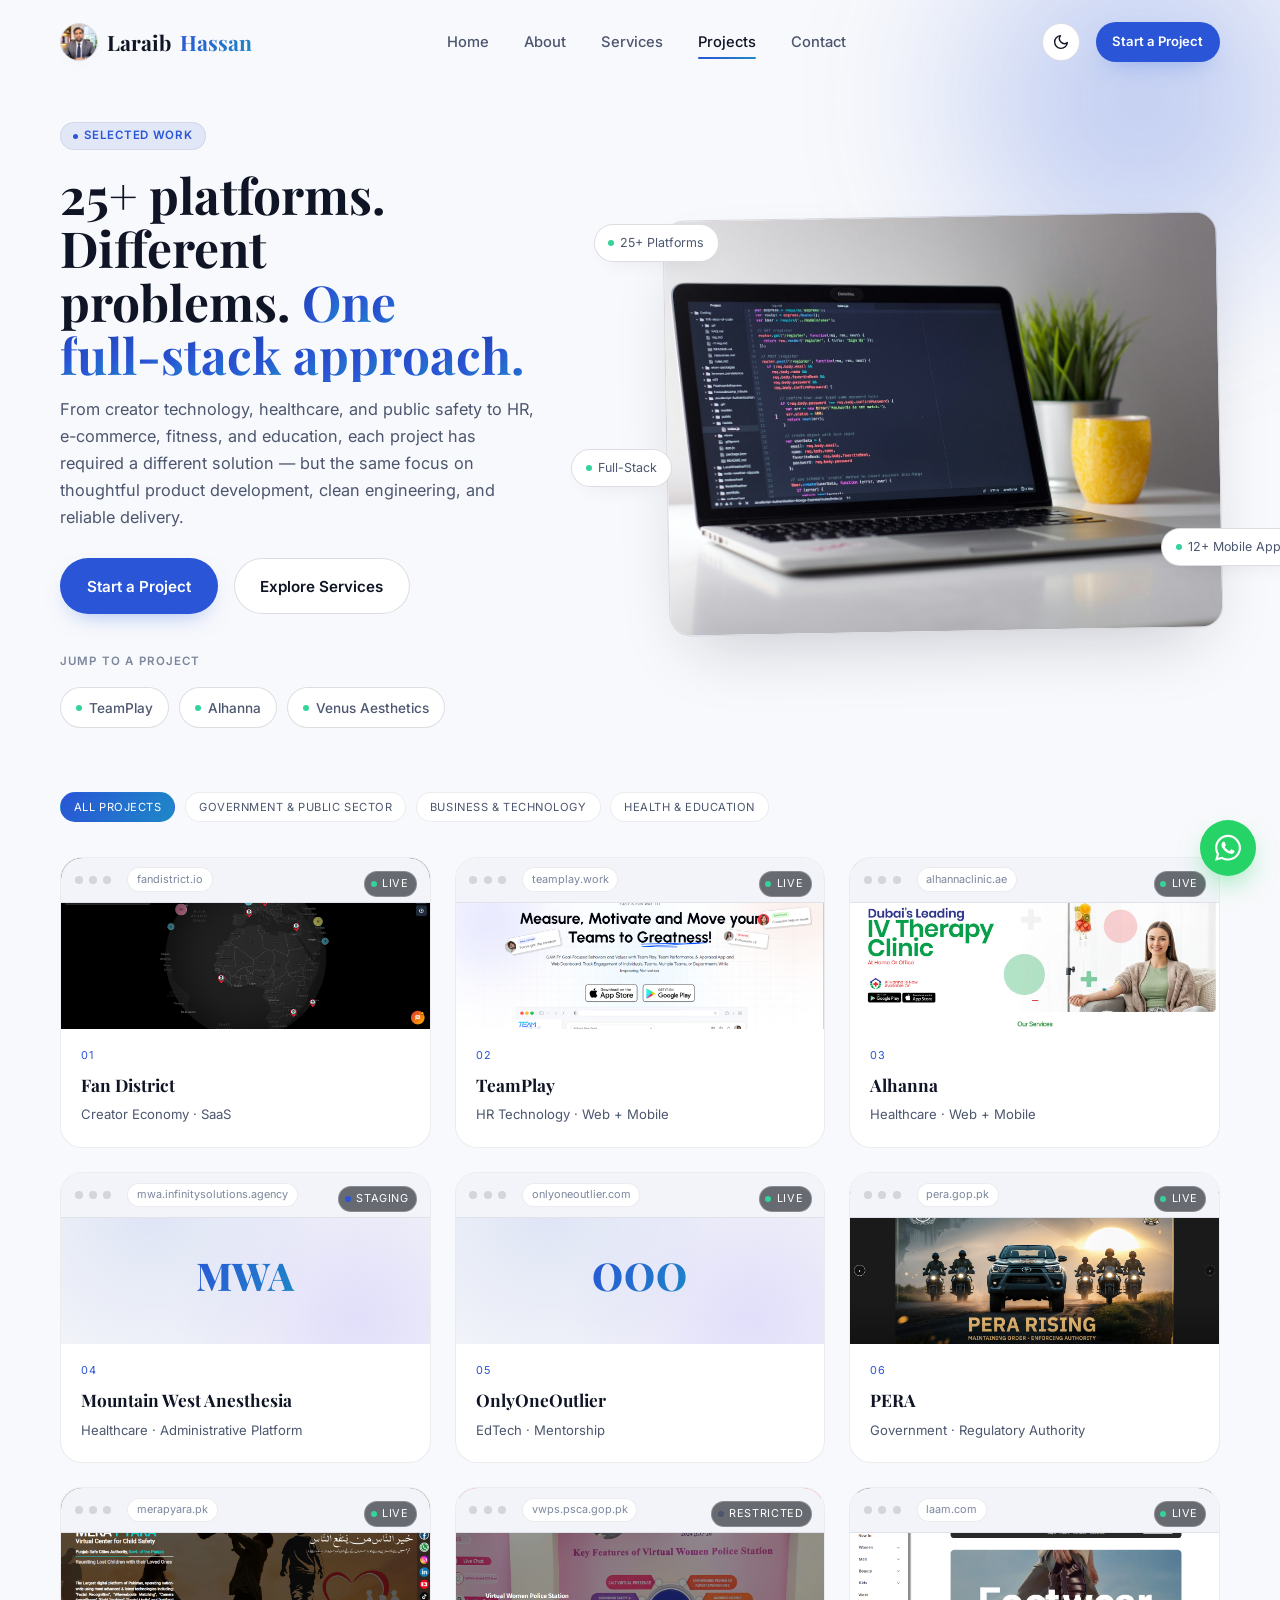
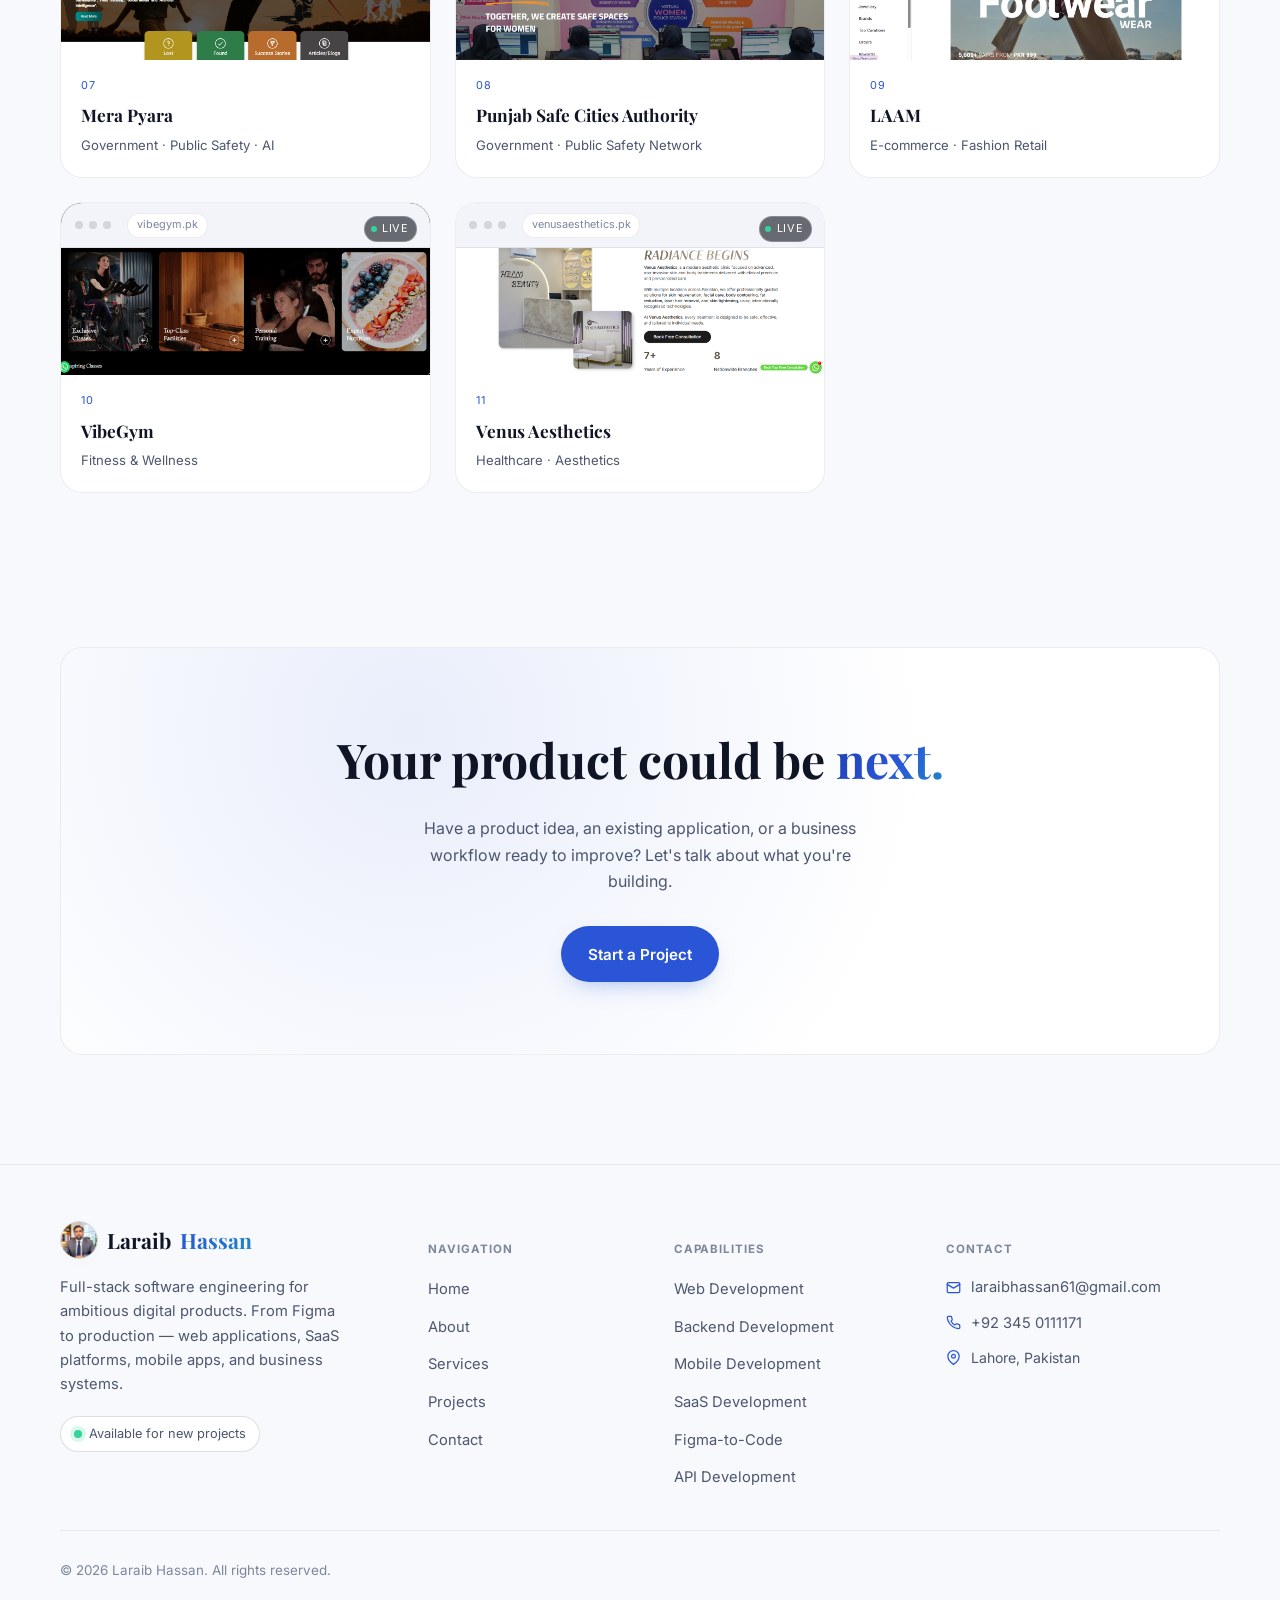
<file: projects.html>
<!DOCTYPE html>
<html lang="en">
<head>
<meta charset="UTF-8">
<meta name="viewport" content="width=device-width, initial-scale=1.0">
<title>Projects — Laraib Hassan</title>
<meta name="description" content="25+ platforms designed and built by Laraib Hassan across creator technology, healthcare, HR, government &amp; public safety, e-commerce, fitness, and education — from Figma handoff to production.">
<link rel="icon" type="image/jpeg" href="images/lh-image.jpg">
<link rel="apple-touch-icon" href="images/lh-image.jpg">
<link rel="preconnect" href="https://fonts.googleapis.com">
<link rel="preconnect" href="https://fonts.gstatic.com" crossorigin>
<link href="https://fonts.googleapis.com/css2?family=Playfair+Display:wght@600;700;800&family=Inter:wght@400;500;600;700&display=swap" rel="stylesheet">
<link rel="stylesheet" href="style.css">
</head>
<body>
<div class="site-loader" id="siteLoader" aria-hidden="true">
  <div class="blob blob-1" style="opacity:.35;"></div>
  <div class="blob blob-2" style="opacity:.3;"></div>
  <div class="loader-inner">
    <div class="loader-photo-wrap">
      <div class="loader-floater loader-floater-1"><i></i>Full-Stack</div>
      <div class="loader-floater loader-floater-2"><i></i>8+ Years</div>
      <div class="loader-floater loader-floater-3"><i></i>AI &amp; Cloud</div>
      <div class="loader-photo"><img src="images/lh-image.jpg" alt="Laraib Hassan"></div>
    </div>
    <div class="loader-name">Laraib Hassan</div>
    <div class="loader-role">Full-Stack Software Engineer</div>
    <div class="loader-bar"><span class="loader-bar-fill"></span></div>
  </div>
</div>
<div class="scroll-progress" id="scrollProgress"></div>

<nav class="navbar" id="navbar">
  <div class="container">
    <a href="index.html" class="brand">
      <img class="mark" src="images/lh-image.jpg" alt="Laraib Hassan">
      Laraib <b>Hassan</b>
    </a>
    <div class="nav-links" id="navLinks">
      <a href="index.html">Home</a>
      <a href="about.html">About</a>
      <a href="services.html">Services</a>
      <a href="projects.html">Projects</a>
      <a href="contact.html">Contact</a>
    </div>
    <div class="nav-right">
      <button class="theme-toggle" id="themeToggle" aria-label="Toggle theme">
        <svg class="icon-moon" viewBox="0 0 24 24" fill="none" stroke="currentColor" stroke-width="2" stroke-linecap="round" stroke-linejoin="round"><path d="M21 12.79A9 9 0 1111.21 3 7 7 0 0021 12.79z"/></svg>
        <svg class="icon-sun" viewBox="0 0 24 24" fill="none" stroke="currentColor" stroke-width="2" stroke-linecap="round" stroke-linejoin="round"><circle cx="12" cy="12" r="4"/><path d="M12 2v2M12 20v2M4.93 4.93l1.41 1.41M17.66 17.66l1.41 1.41M2 12h2M20 12h2M4.93 19.07l1.41-1.41M17.66 6.34l1.41-1.41"/></svg>
      </button>
      <a href="contact.html" class="btn btn-primary btn-sm">Start a Project</a>
    </div>
    <button class="burger" id="burger" aria-label="Open menu" aria-expanded="false"><span></span></button>
  </div>
</nav>

<div class="mobile-panel" id="mobilePanel">
  <a href="index.html">Home</a>
  <a href="about.html">About</a>
  <a href="services.html">Services</a>
  <a href="projects.html">Projects</a>
  <a href="contact.html">Contact</a>
  <a href="contact.html" class="btn btn-primary">Start a Project</a>
</div>

<main>

<header class="page-hero">
  <div class="blob blob-1" style="opacity:0.35;"></div>
  <div class="container banner-inner">
    <div>
      <div class="eyebrow reveal">Selected Work</div>
      <h1 class="reveal reveal-delay-1" style="margin-top:1.1rem;">25+ platforms. Different problems. <span class="type-reveal"><span class="word"><span class="letter" style="animation-delay:0.150s">O</span><span class="letter" style="animation-delay:0.195s">n</span><span class="letter" style="animation-delay:0.240s">e</span></span> <span class="word"><span class="letter" style="animation-delay:0.365s">f</span><span class="letter" style="animation-delay:0.410s">u</span><span class="letter" style="animation-delay:0.455s">l</span><span class="letter" style="animation-delay:0.500s">l</span><span class="letter" style="animation-delay:0.545s">-</span><span class="letter" style="animation-delay:0.590s">s</span><span class="letter" style="animation-delay:0.635s">t</span><span class="letter" style="animation-delay:0.680s">a</span><span class="letter" style="animation-delay:0.725s">c</span><span class="letter" style="animation-delay:0.770s">k</span></span> <span class="word"><span class="letter" style="animation-delay:0.895s">a</span><span class="letter" style="animation-delay:0.940s">p</span><span class="letter" style="animation-delay:0.985s">p</span><span class="letter" style="animation-delay:1.030s">r</span><span class="letter" style="animation-delay:1.075s">o</span><span class="letter" style="animation-delay:1.120s">a</span><span class="letter" style="animation-delay:1.165s">c</span><span class="letter" style="animation-delay:1.210s">h</span><span class="letter" style="animation-delay:1.255s">.</span></span></span></h1>
      <p class="lede reveal reveal-delay-2">From creator technology, healthcare, and public safety to HR, e-commerce, fitness, and education, each project has required a different solution — but the same focus on thoughtful product development, clean engineering, and reliable delivery.</p>
      <div class="hero-actions reveal reveal-delay-3">
        <a href="contact.html" class="btn btn-primary">Start a Project</a>
        <a href="services.html" class="btn btn-ghost">Explore Services</a>
      </div>
      <div class="reveal reveal-delay-4">
        <div class="quick-jump-label">Jump to a project</div>
        <div class="quick-jump">
          <a href="#teamplay"><i></i>TeamPlay</a>
          <a href="#alhanna"><i></i>Alhanna</a>
          <a href="#venus-aesthetics"><i></i>Venus Aesthetics</a>
        </div>
      </div>
    </div>
    <div class="banner-visual reveal reveal-delay-1">
      <div class="floater floater-1"><i></i>25+ Platforms</div>
      <div class="floater floater-2"><i></i>12+ Mobile Apps</div>
      <div class="floater floater-3"><i></i>Full-Stack</div>
      <div class="banner-photo-float">
        <div class="banner-photo">
          <img src="images/workspace.jpg" alt="Full-stack development workspace" loading="eager">
        </div>
      </div>
    </div>
  </div>
</header>

<section style="padding-top:1rem;">
  <div class="container">
    <div class="proj-filter reveal">
      <button class="proj-filter-btn active" data-filter="all">All Projects</button>
      <button class="proj-filter-btn" data-filter="government">Government &amp; Public Sector</button>
      <button class="proj-filter-btn" data-filter="business-tech">Business &amp; Technology</button>
      <button class="proj-filter-btn" data-filter="health-education">Health &amp; Education</button>
    </div>

    <div class="proj-grid">

      <button class="proj-card reveal" id="fan-district" data-category="business-tech" data-target="tpl-fan-district">
        <div class="pcard-media proj-thumb">
          <div class="browser-bar"><i></i><i></i><i></i><span class="url-pill">fandistrict.io</span></div>
          <img src="images/fandistrict.png" alt="Fan District site preview" loading="lazy">
          <span class="status-pill"><i></i>Live</span>
          <div class="pcard-overlay"><span>View Details<svg viewBox="0 0 24 24" fill="none" stroke="currentColor" stroke-width="2.4" stroke-linecap="round" stroke-linejoin="round"><path d="M9 6l6 6-6 6"/></svg></span></div>
        </div>
        <div class="proj-info">
          <span class="proj-num">01</span>
          <h3 class="proj-title">Fan District</h3>
          <p class="proj-cat">Creator Economy · SaaS</p>
        </div>
      </button>

      <button class="proj-card reveal reveal-delay-1" id="teamplay" data-category="business-tech" data-target="tpl-teamplay">
        <div class="pcard-media proj-thumb">
          <div class="browser-bar"><i></i><i></i><i></i><span class="url-pill">teamplay.work</span></div>
          <img src="images/teamplay.png" alt="TeamPlay site preview" loading="lazy">
          <span class="status-pill"><i></i>Live</span>
          <div class="pcard-overlay"><span>View Details<svg viewBox="0 0 24 24" fill="none" stroke="currentColor" stroke-width="2.4" stroke-linecap="round" stroke-linejoin="round"><path d="M9 6l6 6-6 6"/></svg></span></div>
        </div>
        <div class="proj-info">
          <span class="proj-num">02</span>
          <h3 class="proj-title">TeamPlay</h3>
          <p class="proj-cat">HR Technology · Web + Mobile</p>
        </div>
      </button>

      <button class="proj-card reveal reveal-delay-2" id="alhanna" data-category="health-education" data-target="tpl-alhanna">
        <div class="pcard-media proj-thumb">
          <div class="browser-bar"><i></i><i></i><i></i><span class="url-pill">alhannaclinic.ae</span></div>
          <img src="images/alhanna.png" alt="Alhanna site preview" loading="lazy">
          <span class="status-pill"><i></i>Live</span>
          <div class="pcard-overlay"><span>View Details<svg viewBox="0 0 24 24" fill="none" stroke="currentColor" stroke-width="2.4" stroke-linecap="round" stroke-linejoin="round"><path d="M9 6l6 6-6 6"/></svg></span></div>
        </div>
        <div class="proj-info">
          <span class="proj-num">03</span>
          <h3 class="proj-title">Alhanna</h3>
          <p class="proj-cat">Healthcare · Web + Mobile</p>
        </div>
      </button>

      <button class="proj-card reveal" id="mountain-west-anesthesia" data-category="health-education" data-target="tpl-mwa">
        <div class="pcard-media proj-thumb">
          <div class="browser-bar"><i></i><i></i><i></i><span class="url-pill">mwa.infinitysolutions.agency</span></div>
          <div class="media-fallback"><span class="mono">MWA</span></div>
          <span class="status-pill staging"><i></i>Staging</span>
          <div class="pcard-overlay"><span>View Details<svg viewBox="0 0 24 24" fill="none" stroke="currentColor" stroke-width="2.4" stroke-linecap="round" stroke-linejoin="round"><path d="M9 6l6 6-6 6"/></svg></span></div>
        </div>
        <div class="proj-info">
          <span class="proj-num">04</span>
          <h3 class="proj-title">Mountain West Anesthesia</h3>
          <p class="proj-cat">Healthcare · Administrative Platform</p>
        </div>
      </button>

      <button class="proj-card reveal reveal-delay-1" id="onlyoneoutlier" data-category="health-education" data-target="tpl-ooo">
        <div class="pcard-media proj-thumb">
          <div class="browser-bar"><i></i><i></i><i></i><span class="url-pill">onlyoneoutlier.com</span></div>
          <div class="media-fallback"><span class="mono">OOO</span></div>
          <span class="status-pill"><i></i>Live</span>
          <div class="pcard-overlay"><span>View Details<svg viewBox="0 0 24 24" fill="none" stroke="currentColor" stroke-width="2.4" stroke-linecap="round" stroke-linejoin="round"><path d="M9 6l6 6-6 6"/></svg></span></div>
        </div>
        <div class="proj-info">
          <span class="proj-num">05</span>
          <h3 class="proj-title">OnlyOneOutlier</h3>
          <p class="proj-cat">EdTech · Mentorship</p>
        </div>
      </button>

      <button class="proj-card reveal reveal-delay-2" id="pera" data-category="government" data-target="tpl-pera">
        <div class="pcard-media proj-thumb">
          <div class="browser-bar"><i></i><i></i><i></i><span class="url-pill">pera.gop.pk</span></div>
          <img src="images/pera.png" alt="PERA site preview" loading="lazy">
          <span class="status-pill"><i></i>Live</span>
          <div class="pcard-overlay"><span>View Details<svg viewBox="0 0 24 24" fill="none" stroke="currentColor" stroke-width="2.4" stroke-linecap="round" stroke-linejoin="round"><path d="M9 6l6 6-6 6"/></svg></span></div>
        </div>
        <div class="proj-info">
          <span class="proj-num">06</span>
          <h3 class="proj-title">PERA</h3>
          <p class="proj-cat">Government · Regulatory Authority</p>
        </div>
      </button>

      <button class="proj-card reveal" id="merapyara" data-category="government" data-target="tpl-merapyara">
        <div class="pcard-media proj-thumb">
          <div class="browser-bar"><i></i><i></i><i></i><span class="url-pill">merapyara.pk</span></div>
          <img src="images/merapyara.png" alt="Mera Pyara site preview" loading="lazy">
          <span class="status-pill"><i></i>Live</span>
          <div class="pcard-overlay"><span>View Details<svg viewBox="0 0 24 24" fill="none" stroke="currentColor" stroke-width="2.4" stroke-linecap="round" stroke-linejoin="round"><path d="M9 6l6 6-6 6"/></svg></span></div>
        </div>
        <div class="proj-info">
          <span class="proj-num">07</span>
          <h3 class="proj-title">Mera Pyara</h3>
          <p class="proj-cat">Government · Public Safety · AI</p>
        </div>
      </button>

      <button class="proj-card reveal reveal-delay-1" id="psca" data-category="government" data-target="tpl-psca">
        <div class="pcard-media proj-thumb">
          <div class="browser-bar"><i></i><i></i><i></i><span class="url-pill">vwps.psca.gop.pk</span></div>
          <img src="images/vwps.png" alt="Virtual Women Police Station (PSCA) site preview" loading="lazy">
          <span class="status-pill restricted"><i></i>Restricted</span>
          <div class="pcard-overlay"><span>View Details<svg viewBox="0 0 24 24" fill="none" stroke="currentColor" stroke-width="2.4" stroke-linecap="round" stroke-linejoin="round"><path d="M9 6l6 6-6 6"/></svg></span></div>
        </div>
        <div class="proj-info">
          <span class="proj-num">08</span>
          <h3 class="proj-title">Punjab Safe Cities Authority</h3>
          <p class="proj-cat">Government · Public Safety Network</p>
        </div>
      </button>

      <button class="proj-card reveal reveal-delay-2" id="laam" data-category="business-tech" data-target="tpl-laam">
        <div class="pcard-media proj-thumb">
          <div class="browser-bar"><i></i><i></i><i></i><span class="url-pill">laam.com</span></div>
          <img src="images/laam.png" alt="LAAM site preview" loading="lazy">
          <span class="status-pill"><i></i>Live</span>
          <div class="pcard-overlay"><span>View Details<svg viewBox="0 0 24 24" fill="none" stroke="currentColor" stroke-width="2.4" stroke-linecap="round" stroke-linejoin="round"><path d="M9 6l6 6-6 6"/></svg></span></div>
        </div>
        <div class="proj-info">
          <span class="proj-num">09</span>
          <h3 class="proj-title">LAAM</h3>
          <p class="proj-cat">E-commerce · Fashion Retail</p>
        </div>
      </button>

      <button class="proj-card reveal" id="vibegym" data-category="health-education" data-target="tpl-vibegym">
        <div class="pcard-media proj-thumb">
          <div class="browser-bar"><i></i><i></i><i></i><span class="url-pill">vibegym.pk</span></div>
          <img src="images/vibegym.png" alt="VibeGym site preview" loading="lazy">
          <span class="status-pill"><i></i>Live</span>
          <div class="pcard-overlay"><span>View Details<svg viewBox="0 0 24 24" fill="none" stroke="currentColor" stroke-width="2.4" stroke-linecap="round" stroke-linejoin="round"><path d="M9 6l6 6-6 6"/></svg></span></div>
        </div>
        <div class="proj-info">
          <span class="proj-num">10</span>
          <h3 class="proj-title">VibeGym</h3>
          <p class="proj-cat">Fitness &amp; Wellness</p>
        </div>
      </button>

      <button class="proj-card reveal reveal-delay-1" id="venus-aesthetics" data-category="health-education" data-target="tpl-venus">
        <div class="pcard-media proj-thumb">
          <div class="browser-bar"><i></i><i></i><i></i><span class="url-pill">venusaesthetics.pk</span></div>
          <img src="images/venusaesthetics.png" alt="Venus Aesthetics site preview" loading="lazy">
          <span class="status-pill"><i></i>Live</span>
          <div class="pcard-overlay"><span>View Details<svg viewBox="0 0 24 24" fill="none" stroke="currentColor" stroke-width="2.4" stroke-linecap="round" stroke-linejoin="round"><path d="M9 6l6 6-6 6"/></svg></span></div>
        </div>
        <div class="proj-info">
          <span class="proj-num">11</span>
          <h3 class="proj-title">Venus Aesthetics</h3>
          <p class="proj-cat">Healthcare · Aesthetics</p>
        </div>
      </button>

    </div>
  </div>
</section>

<div class="proj-modal" id="projModal" aria-hidden="true">
  <div class="proj-modal-backdrop" data-modal-close></div>
  <div class="proj-modal-panel" role="dialog" aria-modal="true" aria-label="Project details">
    <button class="proj-modal-close" data-modal-close aria-label="Close">
      <svg viewBox="0 0 24 24" fill="none" stroke="currentColor" stroke-width="2" stroke-linecap="round"><path d="M18 6 6 18M6 6l12 12"/></svg>
    </button>
    <div class="proj-modal-scroll" id="projModalContent"></div>
  </div>
</div>

<template id="tpl-fan-district">
  <div class="pcard-media modal-media">
    <div class="browser-bar"><i></i><i></i><i></i><span class="url-pill">fandistrict.io</span></div>
    <img src="images/fandistrict.png" alt="Fan District site preview" loading="lazy">
  </div>
  <div class="modal-body">
    <div class="pcard-meta"><span class="tag">01</span><span class="status-pill"><i></i>Live</span><span class="tag">Creator Economy · SaaS</span></div>
    <h3>Fan District</h3>
    <p class="pcard-desc">Fan District is a SaaS platform that helps creators, athletes, and brands turn fan engagement into a structured commercial relationship. It brings paid sessions, subscriptions, exclusive access, and sponsorship management together with wallet-based payments in a single operational dashboard, backed by real-time analytics and geo-powered engagement tools.</p>
    <ul class="feature-list">
      <li>Real-time analytics and performance dashboards</li>
      <li>Fan Pass approval and management</li>
      <li>Geo-powered heatmaps and alerts</li>
      <li>Sponsorship and campaign management</li>
      <li>Subscription and wallet functionality</li>
      <li>QR-based activation</li>
    </ul>
    <div class="chip-row"><span class="tag">React / Next.js</span><span class="tag">SaaS Platform</span></div>
    <div class="link-row">
      <a class="btn btn-ghost btn-sm" href="https://fandistrict.io/" target="_blank" rel="noopener">Visit Live Project ↗</a>
      <a class="btn btn-ghost btn-sm" href="https://www.figma.com/design/LXOB49uTnL7Vr68XEiXOVp/Hot-Seats-App-Ui-Ux-Design--3-" target="_blank" rel="noopener">Figma ↗</a>
    </div>
  </div>
</template>

<template id="tpl-teamplay">
  <div class="pcard-media modal-media">
    <div class="browser-bar"><i></i><i></i><i></i><span class="url-pill">teamplay.work</span></div>
    <img src="images/teamplay.png" alt="TeamPlay site preview" loading="lazy">
  </div>
  <div class="modal-body">
    <div class="pcard-meta"><span class="tag">02</span><span class="status-pill"><i></i>Live</span><span class="tag">HR Technology · Web + Mobile</span></div>
    <h3>TeamPlay</h3>
    <p class="pcard-desc">TeamPlay is a gamified performance-management platform that makes continuous feedback part of the everyday workflow instead of an annual event. It turns goals, recognition, and reviews into an ongoing experience through awards, leaderboards, and peer feedback, built as a full-stack web and mobile product.</p>
    <ul class="feature-list">
      <li>Individual and team performance tracking</li>
      <li>Gamified feedback</li>
      <li>Goal setting and progress tracking</li>
      <li>Awards and recognition</li>
      <li>Leaderboards</li>
      <li>One-way, peer, and 360° feedback</li>
    </ul>
    <div class="chip-row"><span class="tag">Web + Mobile</span><span class="tag">Full-Stack Platform</span></div>
    <div class="link-row">
      <a class="btn btn-ghost btn-sm" href="https://teamplay.work/" target="_blank" rel="noopener">Visit Live Project ↗</a>
    </div>
  </div>
</template>

<template id="tpl-alhanna">
  <div class="pcard-media modal-media">
    <div class="browser-bar"><i></i><i></i><i></i><span class="url-pill">alhannaclinic.ae</span></div>
    <img src="images/alhanna.png" alt="Alhanna site preview" loading="lazy">
  </div>
  <div class="modal-body">
    <div class="pcard-meta"><span class="tag">03</span><span class="status-pill"><i></i>Live</span><span class="tag">Healthcare · Web + Mobile</span></div>
    <h3>Alhanna</h3>
    <p class="pcard-desc">Alhanna is a healthcare platform that makes it easier for patients to discover, book, and manage care — from lab tests and health packages to IV therapy and clinic visits. It connects family health profiles, appointment booking, and checkout into one experience across web and a published mobile app.</p>
    <ul class="feature-list">
      <li>Family health profiles</li>
      <li>Lab test and health package booking</li>
      <li>IV therapy booking</li>
      <li>Home and clinic appointments</li>
      <li>Shopping cart, checkout, and secure payments</li>
    </ul>
    <div class="chip-row"><span class="tag">Mobile + Web</span><span class="tag">Booking Platform</span><span class="tag">Google Play</span></div>
    <div class="link-row">
      <a class="btn btn-ghost btn-sm" href="https://alhannaclinic.ae/" target="_blank" rel="noopener">Visit Live Project ↗</a>
      <a class="btn btn-ghost btn-sm" href="https://play.google.com/store/apps/details?id=com.healthcare.alhana" target="_blank" rel="noopener">View on Google Play ↗</a>
      <a class="btn btn-ghost btn-sm" href="https://www.figma.com/design/SBELw5UZginNR8wkTVOMAb/Al-hanna-App" target="_blank" rel="noopener">Figma ↗</a>
    </div>
  </div>
</template>

<template id="tpl-mwa">
  <div class="pcard-media modal-media">
    <div class="browser-bar"><i></i><i></i><i></i><span class="url-pill">mwa.infinitysolutions.agency</span></div>
    <div class="media-fallback"><span class="mono">MWA</span><small>Preview unavailable — visit site</small></div>
  </div>
  <div class="modal-body">
    <div class="pcard-meta"><span class="tag">04</span><span class="status-pill staging"><i></i>Staging</span><span class="tag">Healthcare · Administrative Platform</span></div>
    <h3>Mountain West Anesthesia</h3>
    <p class="pcard-desc">Mountain West Anesthesia is a secure administrative platform built to centralize scheduling, resources, and committee activity for an anesthesia practice. It replaces scattered documents and manual coordination with role-based access, structured reporting, and calendar tools in one system, currently in staging ahead of full launch.</p>
    <ul class="feature-list">
      <li>Role-based access control</li>
      <li>OTP verification</li>
      <li>Resource and document management</li>
      <li>Committee management and meeting records</li>
      <li>Calendar tools and reporting</li>
    </ul>
    <div class="chip-row"><span class="tag">React / Next.js</span><span class="tag">Laravel / PHP</span><span class="tag">MySQL</span><span class="tag">AWS / DigitalOcean</span></div>
    <div class="link-row">
      <a class="btn btn-ghost btn-sm" href="https://mwa.infinitysolutions.agency/" target="_blank" rel="noopener">View Staging Project ↗</a>
    </div>
  </div>
</template>

<template id="tpl-ooo">
  <div class="pcard-media modal-media">
    <div class="browser-bar"><i></i><i></i><i></i><span class="url-pill">onlyoneoutlier.com</span></div>
    <div class="media-fallback"><span class="mono">OOO</span><small>Preview unavailable — visit site</small></div>
  </div>
  <div class="modal-body">
    <div class="pcard-meta"><span class="tag">05</span><span class="status-pill"><i></i>Live</span><span class="tag">EdTech · Mentorship</span></div>
    <h3>OnlyOneOutlier</h3>
    <p class="pcard-desc">OnlyOneOutlier is a digital mentorship and content platform built for aspiring data scientists. It brings podcasts, educational content, case studies, workshops, and community events into a single ecosystem for learning and networking, built as a full-stack MVP.</p>
    <ul class="feature-list">
      <li>Podcasts and blogs</li>
      <li>Project case studies</li>
      <li>Workshops and one-to-one sessions</li>
      <li>Events and webinars</li>
      <li>Community meetups</li>
    </ul>
    <div class="chip-row"><span class="tag">React</span><span class="tag">Node.js</span></div>
    <div class="link-row">
      <a class="btn btn-ghost btn-sm" href="https://onlyoneoutlier.com/" target="_blank" rel="noopener">Visit Live Project ↗</a>
    </div>
  </div>
</template>

<template id="tpl-pera">
  <div class="pcard-media modal-media">
    <div class="browser-bar"><i></i><i></i><i></i><span class="url-pill">pera.gop.pk</span></div>
    <img src="images/pera.png" alt="PERA site preview" loading="lazy">
  </div>
  <div class="modal-body">
    <div class="pcard-meta"><span class="tag">06</span><span class="status-pill"><i></i>Live</span><span class="tag">Government · Regulatory Authority</span></div>
    <h3>PERA</h3>
    <p class="pcard-desc">PERA (Punjab Enforcement &amp; Regulatory Authority) is the official institutional platform for the authority's public-facing operations. It centralizes enforcement information, procurement, recruitment, and citizen services in one government platform, giving the public a direct channel for information and complaints across the province.</p>
    <ul class="feature-list">
      <li>Enforcement station directory</li>
      <li>Careers and recruitment listings</li>
      <li>Procurement and tender notices</li>
      <li>Media and press updates</li>
      <li>Online complaint submission</li>
    </ul>
    <div class="chip-row"><span class="tag">Government Platform</span><span class="tag">Institutional CMS</span></div>
    <div class="link-row">
      <a class="btn btn-ghost btn-sm" href="http://pera.gop.pk/" target="_blank" rel="noopener">Visit Live Project ↗</a>
    </div>
  </div>
</template>

<template id="tpl-merapyara">
  <div class="pcard-media modal-media">
    <div class="browser-bar"><i></i><i></i><i></i><span class="url-pill">merapyara.pk</span></div>
    <img src="images/merapyara.png" alt="Mera Pyara site preview" loading="lazy">
  </div>
  <div class="modal-body">
    <div class="pcard-meta"><span class="tag">07</span><span class="status-pill"><i></i>Live</span><span class="tag">Government · Public Safety · AI</span></div>
    <h3>Mera Pyara</h3>
    <p class="pcard-desc">Mera Pyara is a Punjab Safe Cities Authority initiative and the largest digital child-safety platform in Pakistan, built to reunite missing children with their families. It combines facial recognition, whereabouts matching, camera surveillance, field tracking, and AI-driven search into one nationwide operational system.</p>
    <ul class="feature-list">
      <li>Facial recognition matching</li>
      <li>Whereabouts and location matching</li>
      <li>Camera surveillance network integration</li>
      <li>Field tracking for response teams</li>
      <li>AI-powered and social-media search</li>
      <li>Nationwide operational coverage — largest platform of its kind in Pakistan</li>
    </ul>
    <div class="chip-row"><span class="tag">AI &amp; Facial Recognition</span><span class="tag">Public Safety Platform</span></div>
    <div class="link-row">
      <a class="btn btn-ghost btn-sm" href="https://merapyara.pk/" target="_blank" rel="noopener">Visit Live Project ↗</a>
    </div>
  </div>
</template>

<template id="tpl-psca">
  <div class="pcard-media modal-media">
    <div class="browser-bar"><i></i><i></i><i></i><span class="url-pill">vwps.psca.gop.pk</span></div>
    <img src="images/vwps.png" alt="Virtual Women Police Station (PSCA) site preview" loading="lazy">
  </div>
  <div class="modal-body">
    <div class="pcard-meta"><span class="tag">08</span><span class="status-pill restricted"><i></i>Restricted</span><span class="tag">Government · Public Safety Network</span></div>
    <h3>Punjab Safe Cities Authority</h3>
    <p class="pcard-desc">The Punjab Safe Cities Authority (PSCA) operates Punjab's smart-surveillance and digital-policing network. This entry covers the main authority platform plus its citizen-facing sub-systems, each serving a distinct public-safety function.</p>
    <ul class="feature-list">
      <li><b>Main PSCA platform</b> — smart surveillance, public safety, and digital policing across Punjab</li>
      <li><b>National Emergency Helpline</b> — unified helpline connecting citizens to emergency services</li>
      <li><b>Virtual Women Police Station (VWPS)</b> — online reporting and police assistance for women</li>
      <li><b>Virtual Crime Control System (VCCS)</b> — centralized crime-control and monitoring</li>
    </ul>
    <div class="chip-row"><span class="tag">Government Platform</span><span class="tag">Digital Policing</span></div>
    <div class="link-row">
      <a class="btn btn-ghost btn-sm" href="https://psca.gop.pk/" target="_blank" rel="noopener">Visit PSCA ↗</a>
      <a class="btn btn-ghost btn-sm" href="https://vwps.psca.gop.pk/" target="_blank" rel="noopener">Visit VWPS ↗</a>
      <a class="btn btn-ghost btn-sm" href="https://vccs.psca.gop.pk/" target="_blank" rel="noopener">Visit VCCS ↗</a>
    </div>
  </div>
</template>

<template id="tpl-laam">
  <div class="pcard-media modal-media">
    <div class="browser-bar"><i></i><i></i><i></i><span class="url-pill">laam.com</span></div>
    <img src="images/laam.png" alt="LAAM site preview" loading="lazy">
  </div>
  <div class="modal-body">
    <div class="pcard-meta"><span class="tag">09</span><span class="status-pill"><i></i>Live</span><span class="tag">E-commerce · Fashion Retail</span></div>
    <h3>LAAM</h3>
    <p class="pcard-desc">LAAM is a large-scale fashion and lifestyle e-commerce platform spanning women's, men's, kids', beauty, and jewellery categories alongside designer brands. It supports multi-currency checkout, multi-region delivery, and buy-now-pay-later financing to serve shoppers across markets.</p>
    <ul class="feature-list">
      <li>Multi-category catalog across fashion and beauty</li>
      <li>Multi-currency, multi-region delivery</li>
      <li>Buy-now-pay-later checkout</li>
      <li>Search, curation, and promotional campaigns</li>
      <li>Shopping cart and order management</li>
    </ul>
    <div class="chip-row"><span class="tag">E-commerce Platform</span><span class="tag">Multi-Currency</span><span class="tag">BNPL Payments</span></div>
    <div class="link-row">
      <a class="btn btn-ghost btn-sm" href="https://laam.com/" target="_blank" rel="noopener">Visit Live Project ↗</a>
    </div>
  </div>
</template>

<template id="tpl-vibegym">
  <div class="pcard-media modal-media">
    <div class="browser-bar"><i></i><i></i><i></i><span class="url-pill">vibegym.pk</span></div>
    <img src="images/vibegym.png" alt="VibeGym site preview" loading="lazy">
  </div>
  <div class="modal-body">
    <div class="pcard-meta"><span class="tag">10</span><span class="status-pill"><i></i>Live</span><span class="tag">Fitness &amp; Wellness</span></div>
    <h3>VibeGym</h3>
    <p class="pcard-desc">VibeGym is a modern gym and fitness-studio platform offering membership plans and a streamlined online sign-up flow for new members. It gives the studio a clear digital front door for pricing, facility information, and lead capture.</p>
    <ul class="feature-list">
      <li>Membership plans and pricing tiers</li>
      <li>Online sign-up and enquiry flow</li>
      <li>Facility and program information</li>
      <li>Contact and lead handling</li>
    </ul>
    <div class="chip-row"><span class="tag">Membership Platform</span><span class="tag">Web Application</span></div>
    <div class="link-row">
      <a class="btn btn-ghost btn-sm" href="https://vibegym.pk/" target="_blank" rel="noopener">Visit Live Project ↗</a>
    </div>
  </div>
</template>

<template id="tpl-venus">
  <div class="pcard-media modal-media">
    <div class="browser-bar"><i></i><i></i><i></i><span class="url-pill">venusaesthetics.pk</span></div>
    <img src="images/venusaesthetics.png" alt="Venus Aesthetics site preview" loading="lazy">
  </div>
  <div class="modal-body">
    <div class="pcard-meta"><span class="tag">11</span><span class="status-pill"><i></i>Live</span><span class="tag">Healthcare · Aesthetics</span></div>
    <h3>Venus Aesthetics</h3>
    <p class="pcard-desc">Venus Aesthetics is a multi-location aesthetics and beauty-clinic platform combining an online shop with treatment bookings — including laser hair removal, PRP, neck lift, and HydraFacial services. Consultation requests are handled directly through WhatsApp for a fast, low-friction booking path.</p>
    <ul class="feature-list">
      <li>Treatment catalog and service pages</li>
      <li>Online shop and checkout</li>
      <li>Multi-location clinic listings</li>
      <li>WhatsApp consultation booking</li>
      <li>Blog and content section</li>
    </ul>
    <div class="chip-row"><span class="tag">Booking Platform</span><span class="tag">E-commerce</span><span class="tag">Multi-Location</span></div>
    <div class="link-row">
      <a class="btn btn-ghost btn-sm" href="https://venusaesthetics.pk/" target="_blank" rel="noopener">Visit Live Project ↗</a>
    </div>
  </div>
</template>

<section id="cta">
  <div class="container">
    <div class="cta-band reveal">
      <h2>Your product could be <span class="grad-text">next.</span></h2>
      <p>Have a product idea, an existing application, or a business workflow ready to improve? Let's talk about what you're building.</p>
      <div class="btn-row">
        <a href="contact.html" class="btn btn-primary">Start a Project</a>
      </div>
    </div>
  </div>
</section>

</main>

<footer>
  <div class="container">
    <div class="footer-grid">
      <div class="footer-brand">
        <a href="index.html" class="brand">
          <img class="mark" src="images/lh-image.jpg" alt="Laraib Hassan">
          Laraib <b>Hassan</b>
        </a>
        <p>Full-stack software engineering for ambitious digital products. From Figma to production — web applications, SaaS platforms, mobile apps, and business systems.</p>
        <div class="footer-status"><span class="status-dot"></span>Available for new projects</div>
      </div>
      <div class="footer-col">
        <h5>Navigation</h5>
        <ul><li><a href="index.html">Home</a></li><li><a href="about.html">About</a></li><li><a href="services.html">Services</a></li><li><a href="projects.html">Projects</a></li><li><a href="contact.html">Contact</a></li></ul>
      </div>
      <div class="footer-col">
        <h5>Capabilities</h5>
        <ul><li><a href="services.html">Web Development</a></li><li><a href="services.html">Backend Development</a></li><li><a href="services.html">Mobile Development</a></li><li><a href="services.html">SaaS Development</a></li><li><a href="services.html">Figma-to-Code</a></li><li><a href="services.html">API Development</a></li></ul>
      </div>
      <div class="footer-col">
        <h5>Contact</h5>
        <ul class="footer-contact">
          <li><a href="mailto:laraibhassan61@gmail.com"><svg viewBox="0 0 24 24" fill="none" stroke="currentColor" stroke-width="2" stroke-linecap="round" stroke-linejoin="round"><rect x="2" y="4" width="20" height="16" rx="2"/><path d="M2 7l10 6 10-6"/></svg>laraibhassan61@gmail.com</a></li>
          <li><a href="tel:+923450111171"><svg viewBox="0 0 24 24" fill="none" stroke="currentColor" stroke-width="2" stroke-linecap="round" stroke-linejoin="round"><path d="M22 16.92v3a2 2 0 01-2.18 2 19.79 19.79 0 01-8.63-3.07 19.5 19.5 0 01-6-6 19.79 19.79 0 01-3.07-8.67A2 2 0 014.11 2h3a2 2 0 012 1.72c.127.96.361 1.903.7 2.81a2 2 0 01-.45 2.11L8.09 9.91a16 16 0 006 6l1.27-1.27a2 2 0 012.11-.45c.907.339 1.85.573 2.81.7A2 2 0 0122 16.92z"/></svg>+92 345 0111171</a></li>
          <li><svg viewBox="0 0 24 24" fill="none" stroke="currentColor" stroke-width="2" stroke-linecap="round" stroke-linejoin="round"><path d="M21 10c0 7-9 13-9 13s-9-6-9-13a9 9 0 0118 0z"/><circle cx="12" cy="10" r="3"/></svg>Lahore, Pakistan</li>
        </ul>
      </div>
    </div>
    <div class="footer-bottom">
      <span>© 2026 Laraib Hassan. All rights reserved.</span>
    </div>
  </div>
</footer>

<a class="whatsapp-float" href="https://wa.me/923450111171" target="_blank" rel="noopener" aria-label="Chat on WhatsApp" title="Chat on WhatsApp">
  <svg viewBox="0 0 448 512" fill="#fff"><path d="M380.9 97.1C339 55.1 283.2 32 223.9 32c-122.4 0-222 99.6-222 222 0 39.1 10.2 77.3 29.6 111L0 480l117.7-30.9c32.4 17.7 68.9 27 106.1 27h.1c122.3 0 224.1-99.6 224.1-222 0-59.3-25.2-115-67.1-157zm-157 341.6c-33.2 0-65.7-8.9-94-25.7l-6.7-4-69.8 18.3L72 359.2l-4.4-7c-18.5-29.4-28.2-63.3-28.2-98.2 0-101.7 82.8-184.5 184.6-184.5 49.3 0 95.6 19.2 130.4 54.1 34.8 34.9 56.2 81.2 56.1 130.5 0 101.8-84.9 184.6-186.6 184.6zm101.2-138.2c-5.5-2.8-32.8-16.2-37.9-18-5.1-1.9-8.8-2.8-12.5 2.8-3.7 5.6-14.3 18-17.6 21.8-3.2 3.7-6.5 4.2-12 1.4-32.6-16.3-54-29.1-75.5-66-5.7-9.8 5.7-9.1 16.3-30.3 1.8-3.7.9-6.9-.5-9.7-1.4-2.8-12.5-30.1-17.1-41.2-4.5-10.8-9.1-9.3-12.5-9.5-3.2-.2-6.9-.2-10.6-.2-3.7 0-9.7 1.4-14.8 6.9-5.1 5.6-19.4 19-19.4 46.3 0 27.3 19.9 53.7 22.6 57.4 2.8 3.7 39.1 59.7 94.8 83.8 35.2 15.2 49 16.5 66.6 13.9 10.7-1.6 32.8-13.4 37.4-26.4 4.6-13 4.6-24.1 3.2-26.4-1.3-2.5-5-3.9-10.5-6.6z"/></svg>
</a>

<script src="script.js"></script>
</body>
</html>
</file>
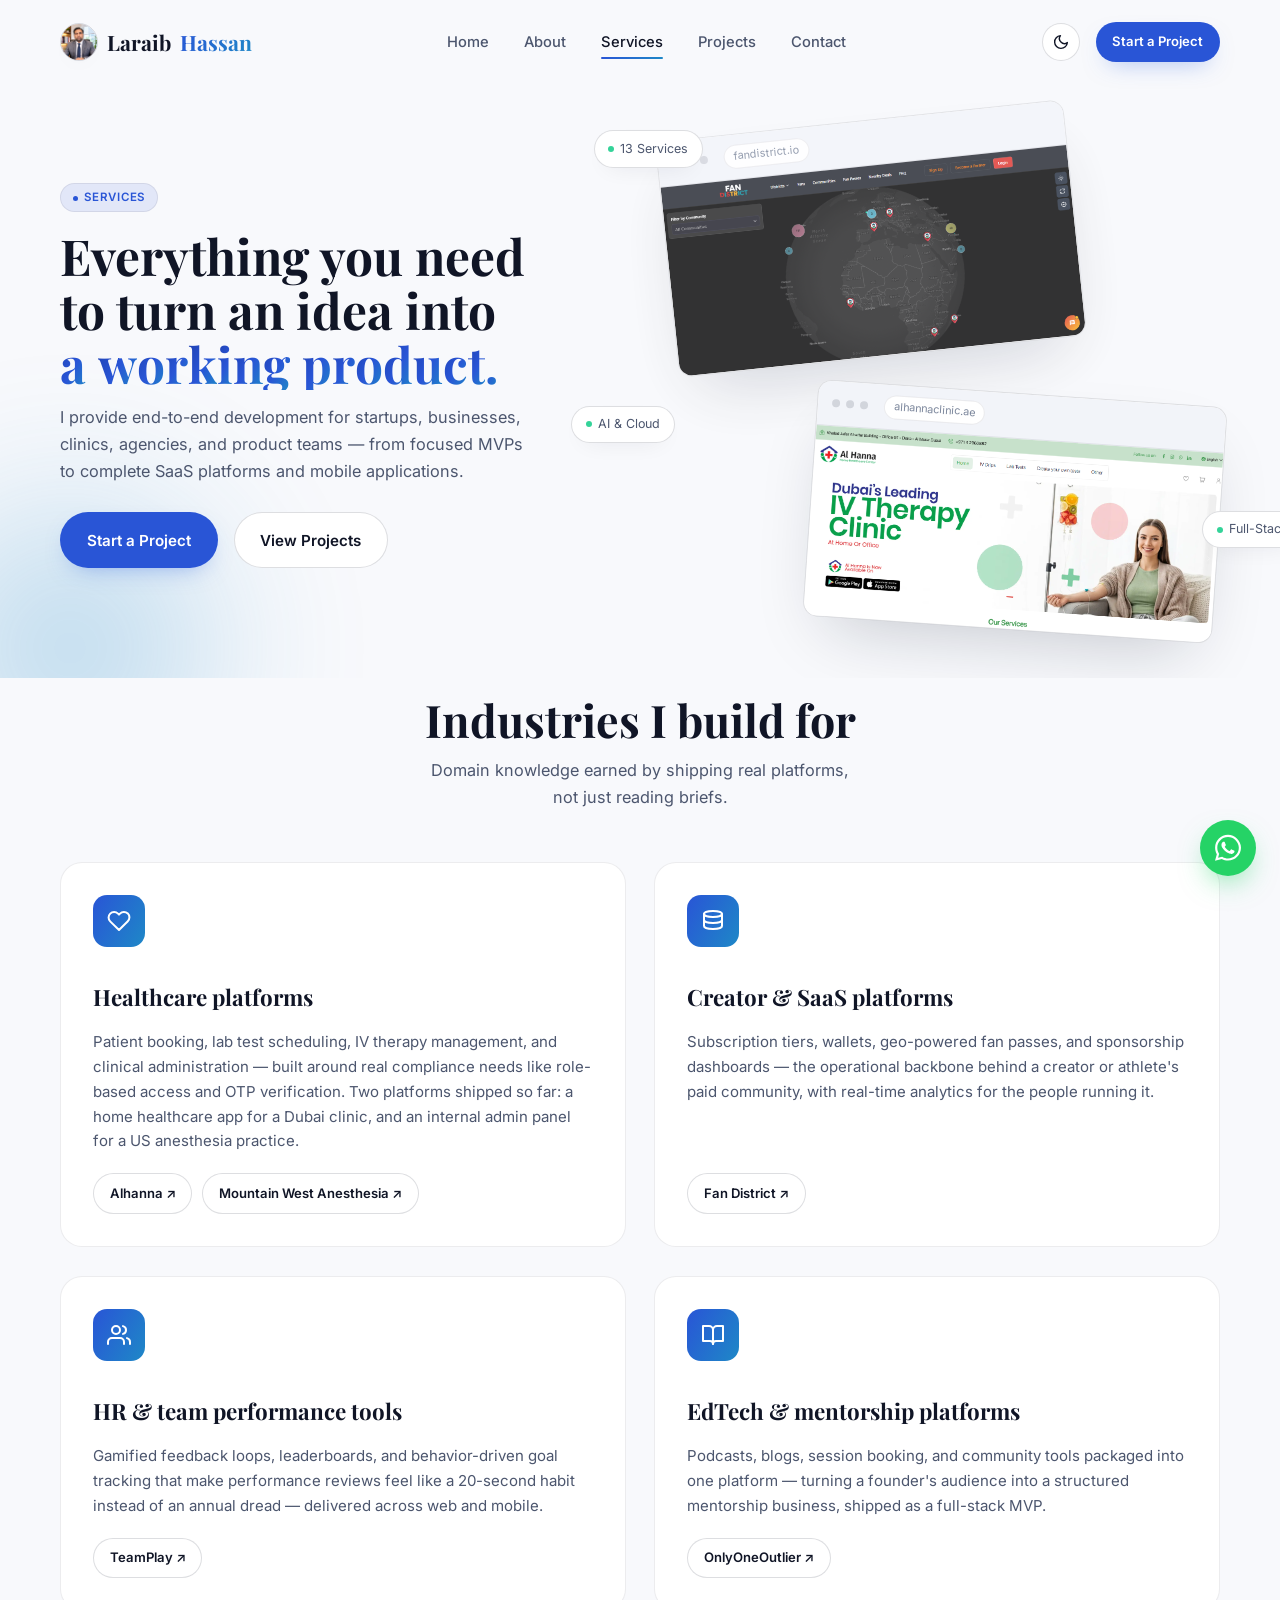
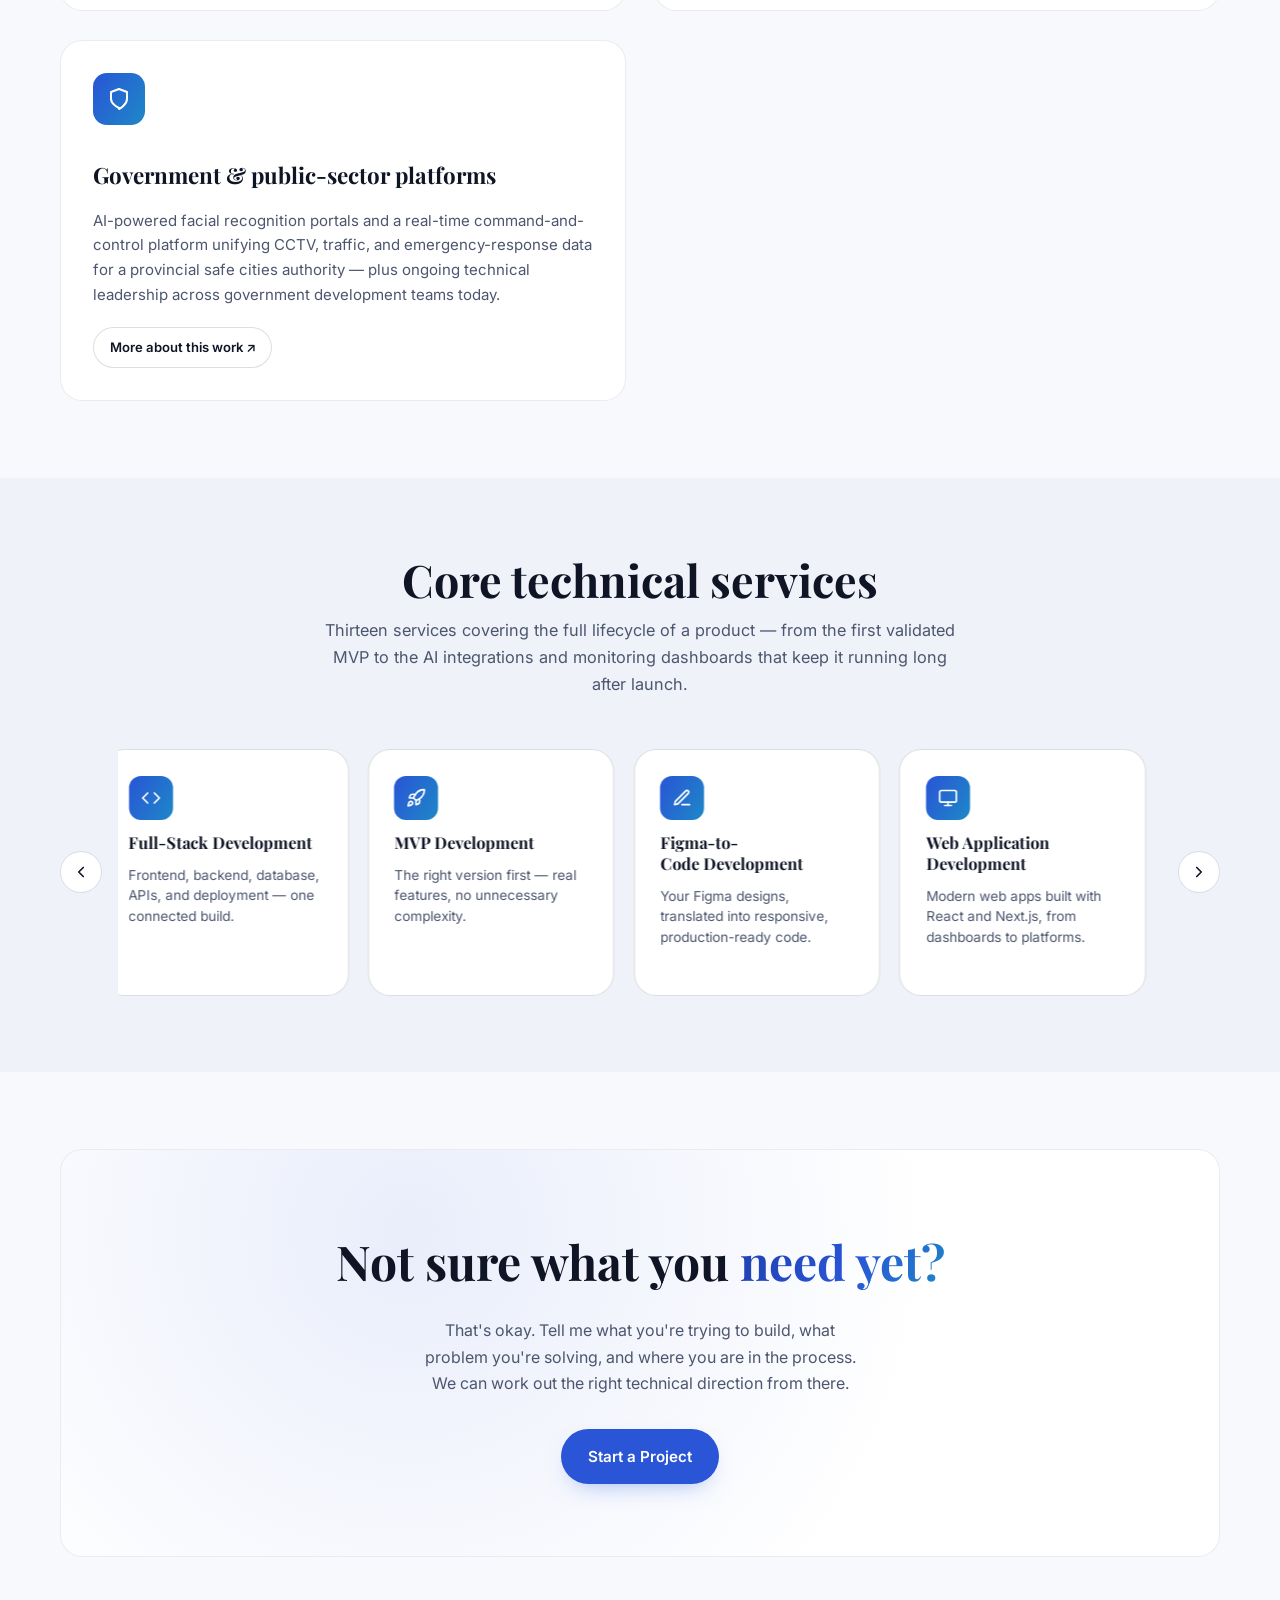
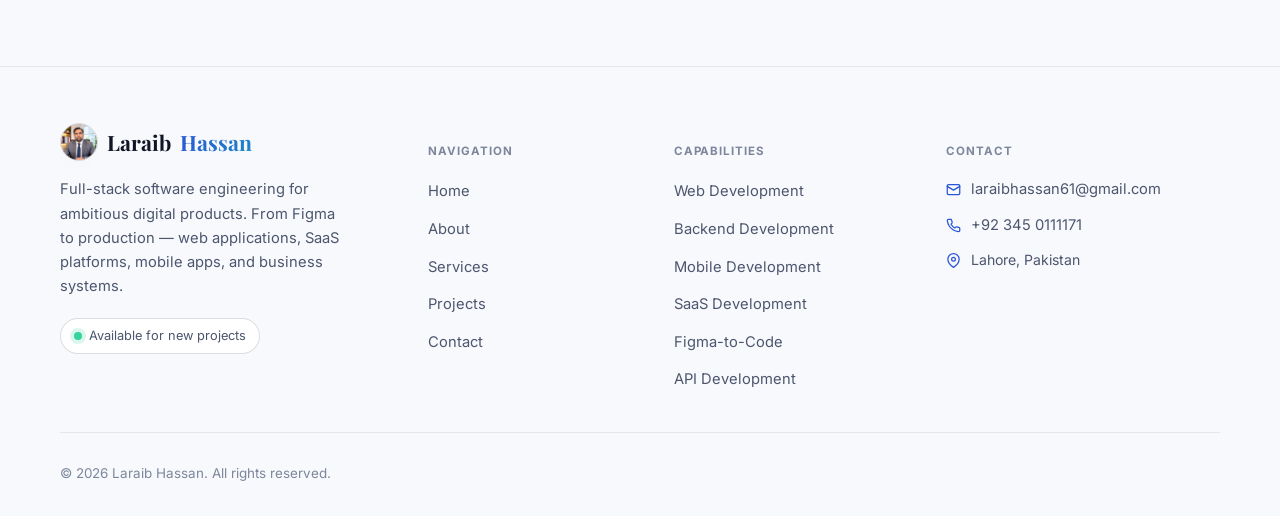
<file: services.html>
<!DOCTYPE html>
<html lang="en">
<head>
<meta charset="UTF-8">
<meta name="viewport" content="width=device-width, initial-scale=1.0">
<title>Services — Laraib Hassan</title>
<meta name="description" content="Everything you need to turn an idea into a working product — full-stack development, MVPs, SaaS platforms, and mobile applications from Laraib Hassan.">
<link rel="icon" type="image/jpeg" href="images/lh-image.jpg">
<link rel="apple-touch-icon" href="images/lh-image.jpg">
<link rel="preconnect" href="https://fonts.googleapis.com">
<link rel="preconnect" href="https://fonts.gstatic.com" crossorigin>
<link href="https://fonts.googleapis.com/css2?family=Playfair+Display:wght@600;700;800&family=Inter:wght@400;500;600;700&display=swap" rel="stylesheet">
<link rel="stylesheet" href="style.css">
</head>
<body>
<div class="site-loader" id="siteLoader" aria-hidden="true">
  <div class="blob blob-1" style="opacity:.35;"></div>
  <div class="blob blob-2" style="opacity:.3;"></div>
  <div class="loader-inner">
    <div class="loader-photo-wrap">
      <div class="loader-floater loader-floater-1"><i></i>Full-Stack</div>
      <div class="loader-floater loader-floater-2"><i></i>8+ Years</div>
      <div class="loader-floater loader-floater-3"><i></i>AI &amp; Cloud</div>
      <div class="loader-photo"><img src="images/lh-image.jpg" alt="Laraib Hassan"></div>
    </div>
    <div class="loader-name">Laraib Hassan</div>
    <div class="loader-role">Full-Stack Software Engineer</div>
    <div class="loader-bar"><span class="loader-bar-fill"></span></div>
  </div>
</div>
<div class="scroll-progress" id="scrollProgress"></div>

<nav class="navbar" id="navbar">
  <div class="container">
    <a href="index.html" class="brand">
      <img class="mark" src="images/lh-image.jpg" alt="Laraib Hassan">
      Laraib <b>Hassan</b>
    </a>
    <div class="nav-links" id="navLinks">
      <a href="index.html">Home</a>
      <a href="about.html">About</a>
      <a href="services.html">Services</a>
      <a href="projects.html">Projects</a>
      <a href="contact.html">Contact</a>
    </div>
    <div class="nav-right">
      <button class="theme-toggle" id="themeToggle" aria-label="Toggle theme">
        <svg class="icon-moon" viewBox="0 0 24 24" fill="none" stroke="currentColor" stroke-width="2" stroke-linecap="round" stroke-linejoin="round"><path d="M21 12.79A9 9 0 1111.21 3 7 7 0 0021 12.79z"/></svg>
        <svg class="icon-sun" viewBox="0 0 24 24" fill="none" stroke="currentColor" stroke-width="2" stroke-linecap="round" stroke-linejoin="round"><circle cx="12" cy="12" r="4"/><path d="M12 2v2M12 20v2M4.93 4.93l1.41 1.41M17.66 17.66l1.41 1.41M2 12h2M20 12h2M4.93 19.07l1.41-1.41M17.66 6.34l1.41-1.41"/></svg>
      </button>
      <a href="contact.html" class="btn btn-primary btn-sm">Start a Project</a>
    </div>
    <button class="burger" id="burger" aria-label="Open menu" aria-expanded="false"><span></span></button>
  </div>
</nav>

<div class="mobile-panel" id="mobilePanel">
  <a href="index.html">Home</a>
  <a href="about.html">About</a>
  <a href="services.html">Services</a>
  <a href="projects.html">Projects</a>
  <a href="contact.html">Contact</a>
  <a href="contact.html" class="btn btn-primary">Start a Project</a>
</div>

<main>

<header class="page-hero">
  <div class="blob blob-2" style="opacity:0.35;"></div>
  <div class="container banner-inner">
    <div>
      <div class="eyebrow reveal">Services</div>
      <h1 class="reveal reveal-delay-1" style="margin-top:1.1rem;">Everything you need to turn an idea into <span class="type-reveal"><span class="word"><span class="letter" style="animation-delay:0.150s">a</span></span> <span class="word"><span class="letter" style="animation-delay:0.275s">w</span><span class="letter" style="animation-delay:0.320s">o</span><span class="letter" style="animation-delay:0.365s">r</span><span class="letter" style="animation-delay:0.410s">k</span><span class="letter" style="animation-delay:0.455s">i</span><span class="letter" style="animation-delay:0.500s">n</span><span class="letter" style="animation-delay:0.545s">g</span></span> <span class="word"><span class="letter" style="animation-delay:0.670s">p</span><span class="letter" style="animation-delay:0.715s">r</span><span class="letter" style="animation-delay:0.760s">o</span><span class="letter" style="animation-delay:0.805s">d</span><span class="letter" style="animation-delay:0.850s">u</span><span class="letter" style="animation-delay:0.895s">c</span><span class="letter" style="animation-delay:0.940s">t</span><span class="letter" style="animation-delay:0.985s">.</span></span></span></h1>
      <p class="lede reveal reveal-delay-2">I provide end-to-end development for startups, businesses, clinics, agencies, and product teams — from focused MVPs to complete SaaS platforms and mobile applications.</p>
      <div class="hero-actions reveal reveal-delay-3">
        <a href="contact.html" class="btn btn-primary">Start a Project</a>
        <a href="projects.html" class="btn btn-ghost">View Projects</a>
      </div>
    </div>
    <div class="banner-visual reveal reveal-delay-1">
      <div class="floater floater-1"><i></i>13 Services</div>
      <div class="floater floater-2"><i></i>Full-Stack</div>
      <div class="floater floater-3"><i></i>AI &amp; Cloud</div>
      <div class="stack-visual">
        <a class="mini-card back" href="https://fandistrict.io/" target="_blank" rel="noopener" aria-label="Visit Fan District">
          <div class="browser-bar"><i></i><i></i><i></i><span class="url-pill">fandistrict.io</span></div>
          <img src="images/fandistrict.png" alt="Fan District site preview" loading="eager">
        </a>
        <a class="mini-card front" href="https://alhannaclinic.ae/" target="_blank" rel="noopener" aria-label="Visit Alhanna">
          <div class="browser-bar"><i></i><i></i><i></i><span class="url-pill">alhannaclinic.ae</span></div>
          <img src="images/alhanna.png" alt="Alhanna site preview" loading="eager">
        </a>
      </div>
    </div>
  </div>
</header>

<section style="padding-top:1rem;">
  <div class="container">
    <div class="section-head reveal">
      <h2>Industries I build for</h2>
      <p class="lede">Domain knowledge earned by shipping real platforms, not just reading briefs.</p>
    </div>
    <div class="project-grid">

      <div class="pcard reveal" style="padding:2rem;">
        <div class="pcard-body" style="padding:0;">
          <div class="p-icon" style="margin-bottom:1.1rem;"><svg viewBox="0 0 24 24" fill="none" stroke="#fff" stroke-width="2" stroke-linecap="round" stroke-linejoin="round"><path d="M20.8 4.6a5.5 5.5 0 00-7.8 0L12 5.6l-1-1a5.5 5.5 0 00-7.8 7.8l1 1L12 21l7.8-7.8 1-1a5.5 5.5 0 000-7.8z"/></svg></div>
          <h3>Healthcare platforms</h3>
          <p class="pcard-desc">Patient booking, lab test scheduling, IV therapy management, and clinical administration — built around real compliance needs like role-based access and OTP verification. Two platforms shipped so far: a home healthcare app for a Dubai clinic, and an internal admin panel for a US anesthesia practice.</p>
          <div class="link-row">
            <a class="btn btn-ghost btn-sm" href="projects.html#alhanna">Alhanna ↗</a>
            <a class="btn btn-ghost btn-sm" href="projects.html#mountain-west-anesthesia">Mountain West Anesthesia ↗</a>
          </div>
        </div>
      </div>

      <div class="pcard reveal reveal-delay-1" style="padding:2rem;">
        <div class="pcard-body" style="padding:0;">
          <div class="p-icon" style="margin-bottom:1.1rem;"><svg viewBox="0 0 24 24" fill="none" stroke="#fff" stroke-width="2" stroke-linecap="round" stroke-linejoin="round"><ellipse cx="12" cy="5" rx="9" ry="3"/><path d="M3 5v6c0 1.66 4.03 3 9 3s9-1.34 9-3V5"/><path d="M3 11v6c0 1.66 4.03 3 9 3s9-1.34 9-3v-6"/></svg></div>
          <h3>Creator &amp; SaaS platforms</h3>
          <p class="pcard-desc">Subscription tiers, wallets, geo-powered fan passes, and sponsorship dashboards — the operational backbone behind a creator or athlete's paid community, with real-time analytics for the people running it.</p>
          <div class="link-row">
            <a class="btn btn-ghost btn-sm" href="projects.html#fan-district">Fan District ↗</a>
          </div>
        </div>
      </div>

      <div class="pcard reveal" style="padding:2rem;">
        <div class="pcard-body" style="padding:0;">
          <div class="p-icon" style="margin-bottom:1.1rem;"><svg viewBox="0 0 24 24" fill="none" stroke="#fff" stroke-width="2" stroke-linecap="round" stroke-linejoin="round"><path d="M17 21v-2a4 4 0 00-4-4H5a4 4 0 00-4 4v2"/><circle cx="9" cy="7" r="4"/><path d="M23 21v-2a4 4 0 00-3-3.87"/><path d="M16 3.13a4 4 0 010 7.75"/></svg></div>
          <h3>HR &amp; team performance tools</h3>
          <p class="pcard-desc">Gamified feedback loops, leaderboards, and behavior-driven goal tracking that make performance reviews feel like a 20-second habit instead of an annual dread — delivered across web and mobile.</p>
          <div class="link-row">
            <a class="btn btn-ghost btn-sm" href="projects.html#teamplay">TeamPlay ↗</a>
          </div>
        </div>
      </div>

      <div class="pcard reveal reveal-delay-1" style="padding:2rem;">
        <div class="pcard-body" style="padding:0;">
          <div class="p-icon" style="margin-bottom:1.1rem;"><svg viewBox="0 0 24 24" fill="none" stroke="#fff" stroke-width="2" stroke-linecap="round" stroke-linejoin="round"><path d="M2 3h6a4 4 0 014 4v14a3 3 0 00-3-3H2z"/><path d="M22 3h-6a4 4 0 00-4 4v14a3 3 0 013-3h7z"/></svg></div>
          <h3>EdTech &amp; mentorship platforms</h3>
          <p class="pcard-desc">Podcasts, blogs, session booking, and community tools packaged into one platform — turning a founder's audience into a structured mentorship business, shipped as a full-stack MVP.</p>
          <div class="link-row">
            <a class="btn btn-ghost btn-sm" href="projects.html#onlyoneoutlier">OnlyOneOutlier ↗</a>
          </div>
        </div>
      </div>

      <div class="pcard reveal" style="padding:2rem;">
        <div class="pcard-body" style="padding:0;">
          <div class="p-icon" style="margin-bottom:1.1rem;"><svg viewBox="0 0 24 24" fill="none" stroke="#fff" stroke-width="2" stroke-linecap="round" stroke-linejoin="round"><path d="M12 22s8-4 8-10V5l-8-3-8 3v7c0 5.5 8 9 8 9z"/></svg></div>
          <h3>Government &amp; public-sector platforms</h3>
          <p class="pcard-desc">AI-powered facial recognition portals and a real-time command-and-control platform unifying CCTV, traffic, and emergency-response data for a provincial safe cities authority — plus ongoing technical leadership across government development teams today.</p>
          <div class="link-row">
            <a class="btn btn-ghost btn-sm" href="about.html">More about this work ↗</a>
          </div>
        </div>
      </div>

    </div>
  </div>
</section>

<section class="section-alt">
  <div class="container">
    <div class="section-head reveal">
      <h2>Core technical services</h2>
      <p class="lede lede-wide">Thirteen services covering the full lifecycle of a product — from the first validated MVP to the AI integrations and monitoring dashboards that keep it running long after launch.</p>
    </div>

    <div class="service-list reveal">
      <div class="service-row">
        <button type="button" class="carousel-arrow prev" id="servicePrev" aria-label="Previous services"><svg viewBox="0 0 24 24" fill="none" stroke="currentColor" stroke-width="2.2" stroke-linecap="round" stroke-linejoin="round"><polyline points="15 18 9 12 15 6"/></svg></button>
        <div class="service-carousel" id="serviceCarousel">
          <div class="service-viewport">
            <div class="service-track" id="serviceTrack">

      <article class="service-card">
        <div class="service-card-top"><div class="service-icon"><svg viewBox="0 0 24 24" fill="none" stroke="#fff" stroke-width="2" stroke-linecap="round" stroke-linejoin="round"><polyline points="16 18 22 12 16 6"/><polyline points="8 6 2 12 8 18"/></svg></div></div>
        <h3>Full-Stack Development</h3>
        <p>Frontend, backend, database, APIs, and deployment — one connected build.</p>
      </article>

      <article class="service-card">
        <div class="service-card-top"><div class="service-icon"><svg viewBox="0 0 24 24" fill="none" stroke="#fff" stroke-width="2" stroke-linecap="round" stroke-linejoin="round"><path d="M4.5 16.5c-1.5 1.26-2 5-2 5s3.74-.5 5-2c.71-.84.7-2.13-.09-2.91a2.18 2.18 0 00-2.91-.09z"/><path d="M12 15l-3-3a22 22 0 012-3.95A12.88 12.88 0 0122 2c0 2.72-.78 7.5-6 11a22.35 22.35 0 01-4 2z"/><path d="M9 12H4s.55-3.03 2-4c1.62-1.08 5 0 5 0"/><path d="M12 15v5s3.03-.55 4-2c1.08-1.62 0-5 0-5"/></svg></div></div>
        <h3>MVP Development</h3>
        <p>The right version first — real features, no unnecessary complexity.</p>
      </article>

      <article class="service-card">
        <div class="service-card-top"><div class="service-icon"><svg viewBox="0 0 24 24" fill="none" stroke="#fff" stroke-width="2" stroke-linecap="round" stroke-linejoin="round"><path d="M12 20h9"/><path d="M16.5 3.5a2.12 2.12 0 013 3L7 19l-4 1 1-4L16.5 3.5z"/></svg></div></div>
        <h3>Figma-to-Code Development</h3>
        <p>Your Figma designs, translated into responsive, production-ready code.</p>
      </article>

      <article class="service-card">
        <div class="service-card-top"><div class="service-icon"><svg viewBox="0 0 24 24" fill="none" stroke="#fff" stroke-width="2" stroke-linecap="round" stroke-linejoin="round"><rect x="2" y="3" width="20" height="14" rx="2"/><line x1="8" y1="21" x2="16" y2="21"/><line x1="12" y1="17" x2="12" y2="21"/></svg></div></div>
        <h3>Web Application Development</h3>
        <p>Modern web apps built with React and Next.js, from dashboards to platforms.</p>
      </article>

      <article class="service-card">
        <div class="service-card-top"><div class="service-icon"><svg viewBox="0 0 24 24" fill="none" stroke="#fff" stroke-width="2" stroke-linecap="round" stroke-linejoin="round"><rect x="7" y="2" width="10" height="20" rx="2"/><line x1="11" y1="18" x2="13" y2="18"/></svg></div></div>
        <h3>Mobile Application Development</h3>
        <p>Cross-platform apps sharing the same backend and data as the web app.</p>
      </article>

      <article class="service-card">
        <div class="service-card-top"><div class="service-icon"><svg viewBox="0 0 24 24" fill="none" stroke="#fff" stroke-width="2" stroke-linecap="round" stroke-linejoin="round"><polygon points="12 2 2 7 12 12 22 7 12 2"/><polyline points="2 17 12 22 22 17"/><polyline points="2 12 12 17 22 12"/></svg></div></div>
        <h3>SaaS Development</h3>
        <p>Accounts, billing, permissions, and workflows — a product people use daily.</p>
      </article>

      <article class="service-card">
        <div class="service-card-top"><div class="service-icon"><svg viewBox="0 0 24 24" fill="none" stroke="#fff" stroke-width="2" stroke-linecap="round" stroke-linejoin="round"><rect x="1" y="4" width="22" height="16" rx="2"/><line x1="1" y1="10" x2="23" y2="10"/></svg></div></div>
        <h3>Payments &amp; Integrations</h3>
        <p>Payment gateways, subscriptions, and third-party APIs, connected cleanly.</p>
      </article>

      <article class="service-card">
        <div class="service-card-top"><div class="service-icon"><svg viewBox="0 0 24 24" fill="none" stroke="#fff" stroke-width="2" stroke-linecap="round" stroke-linejoin="round"><ellipse cx="12" cy="5" rx="9" ry="3"/><path d="M3 5v6c0 1.66 4.03 3 9 3s9-1.34 9-3V5"/><path d="M3 11v6c0 1.66 4.03 3 9 3s9-1.34 9-3v-6"/></svg></div></div>
        <h3>Database Architecture</h3>
        <p>Structured MySQL databases built around your real data relationships.</p>
      </article>

      <article class="service-card">
        <div class="service-card-top"><div class="service-icon"><svg viewBox="0 0 24 24" fill="none" stroke="#fff" stroke-width="2" stroke-linecap="round" stroke-linejoin="round"><rect x="3" y="11" width="18" height="11" rx="2"/><path d="M7 11V7a5 5 0 0110 0v4"/></svg></div></div>
        <h3>Authentication &amp; Access Control</h3>
        <p>Role-based permissions and OTP verification, done right.</p>
      </article>

      <article class="service-card">
        <div class="service-card-top"><div class="service-icon"><svg viewBox="0 0 24 24" fill="none" stroke="#fff" stroke-width="2" stroke-linecap="round" stroke-linejoin="round"><path d="M22 12h-4l-3 9L9 3l-3 9H2"/></svg></div></div>
        <h3>Cloud Deployment &amp; DevOps</h3>
        <p>Production deployment on AWS or DigitalOcean, with real monitoring.</p>
      </article>

      <article class="service-card">
        <div class="service-card-top"><div class="service-icon"><svg viewBox="0 0 24 24" fill="none" stroke="#fff" stroke-width="2" stroke-linecap="round" stroke-linejoin="round"><rect x="2" y="2" width="20" height="8" rx="2"/><rect x="2" y="14" width="20" height="8" rx="2"/><line x1="6" y1="6" x2="6.01" y2="6"/><line x1="6" y1="18" x2="6.01" y2="18"/></svg></div></div>
        <h3>API &amp; Backend Development</h3>
        <p>Node.js and Laravel backends tying your systems into one whole.</p>
      </article>

      <article class="service-card">
        <div class="service-card-top"><div class="service-icon"><svg viewBox="0 0 24 24" fill="none" stroke="#fff" stroke-width="2" stroke-linecap="round" stroke-linejoin="round"><path d="M10 13a5 5 0 007.54.54l3-3a5 5 0 00-7.07-7.07l-1.72 1.71"/><path d="M14 11a5 5 0 00-7.54-.54l-3 3a5 5 0 007.07 7.07l1.71-1.71"/></svg></div></div>
        <h3>AI &amp; MCP Integrations</h3>
        <p>AI models and agents connected to real application data, not demos.</p>
      </article>

      <article class="service-card">
        <div class="service-card-top"><div class="service-icon"><svg viewBox="0 0 24 24" fill="none" stroke="#fff" stroke-width="2" stroke-linecap="round" stroke-linejoin="round"><path d="M14.7 6.3a1 1 0 000 1.4l1.6 1.6a1 1 0 001.4 0l3.77-3.77a6 6 0 01-7.94 7.94l-6.91 6.91a2.12 2.12 0 01-3-3l6.91-6.91a6 6 0 017.94-7.94l-3.76 3.76z"/></svg></div></div>
        <h3>Ongoing Development &amp; Support</h3>
        <p>Bug fixes, new features, and maintenance — launching isn't the end.</p>
      </article>

            </div>
          </div>
        </div>
        <button type="button" class="carousel-arrow next" id="serviceNext" aria-label="Next services"><svg viewBox="0 0 24 24" fill="none" stroke="currentColor" stroke-width="2.2" stroke-linecap="round" stroke-linejoin="round"><polyline points="9 18 15 12 9 6"/></svg></button>
      </div>
    </div>
  </div>
</section>

<section id="cta">
  <div class="container">
    <div class="cta-band reveal">
      <h2>Not sure what you <span class="grad-text">need yet?</span></h2>
      <p>That's okay. Tell me what you're trying to build, what problem you're solving, and where you are in the process. We can work out the right technical direction from there.</p>
      <div class="btn-row">
        <a href="contact.html" class="btn btn-primary">Start a Project</a>
      </div>
    </div>
  </div>
</section>

</main>

<footer>
  <div class="container">
    <div class="footer-grid">
      <div class="footer-brand">
        <a href="index.html" class="brand">
          <img class="mark" src="images/lh-image.jpg" alt="Laraib Hassan">
          Laraib <b>Hassan</b>
        </a>
        <p>Full-stack software engineering for ambitious digital products. From Figma to production — web applications, SaaS platforms, mobile apps, and business systems.</p>
        <div class="footer-status"><span class="status-dot"></span>Available for new projects</div>
      </div>
      <div class="footer-col">
        <h5>Navigation</h5>
        <ul><li><a href="index.html">Home</a></li><li><a href="about.html">About</a></li><li><a href="services.html">Services</a></li><li><a href="projects.html">Projects</a></li><li><a href="contact.html">Contact</a></li></ul>
      </div>
      <div class="footer-col">
        <h5>Capabilities</h5>
        <ul><li><a href="services.html">Web Development</a></li><li><a href="services.html">Backend Development</a></li><li><a href="services.html">Mobile Development</a></li><li><a href="services.html">SaaS Development</a></li><li><a href="services.html">Figma-to-Code</a></li><li><a href="services.html">API Development</a></li></ul>
      </div>
      <div class="footer-col">
        <h5>Contact</h5>
        <ul class="footer-contact">
          <li><a href="mailto:laraibhassan61@gmail.com"><svg viewBox="0 0 24 24" fill="none" stroke="currentColor" stroke-width="2" stroke-linecap="round" stroke-linejoin="round"><rect x="2" y="4" width="20" height="16" rx="2"/><path d="M2 7l10 6 10-6"/></svg>laraibhassan61@gmail.com</a></li>
          <li><a href="tel:+923450111171"><svg viewBox="0 0 24 24" fill="none" stroke="currentColor" stroke-width="2" stroke-linecap="round" stroke-linejoin="round"><path d="M22 16.92v3a2 2 0 01-2.18 2 19.79 19.79 0 01-8.63-3.07 19.5 19.5 0 01-6-6 19.79 19.79 0 01-3.07-8.67A2 2 0 014.11 2h3a2 2 0 012 1.72c.127.96.361 1.903.7 2.81a2 2 0 01-.45 2.11L8.09 9.91a16 16 0 006 6l1.27-1.27a2 2 0 012.11-.45c.907.339 1.85.573 2.81.7A2 2 0 0122 16.92z"/></svg>+92 345 0111171</a></li>
          <li><svg viewBox="0 0 24 24" fill="none" stroke="currentColor" stroke-width="2" stroke-linecap="round" stroke-linejoin="round"><path d="M21 10c0 7-9 13-9 13s-9-6-9-13a9 9 0 0118 0z"/><circle cx="12" cy="10" r="3"/></svg>Lahore, Pakistan</li>
        </ul>
      </div>
    </div>
    <div class="footer-bottom">
      <span>© 2026 Laraib Hassan. All rights reserved.</span>
    </div>
  </div>
</footer>

<a class="whatsapp-float" href="https://wa.me/923450111171" target="_blank" rel="noopener" aria-label="Chat on WhatsApp" title="Chat on WhatsApp">
  <svg viewBox="0 0 448 512" fill="#fff"><path d="M380.9 97.1C339 55.1 283.2 32 223.9 32c-122.4 0-222 99.6-222 222 0 39.1 10.2 77.3 29.6 111L0 480l117.7-30.9c32.4 17.7 68.9 27 106.1 27h.1c122.3 0 224.1-99.6 224.1-222 0-59.3-25.2-115-67.1-157zm-157 341.6c-33.2 0-65.7-8.9-94-25.7l-6.7-4-69.8 18.3L72 359.2l-4.4-7c-18.5-29.4-28.2-63.3-28.2-98.2 0-101.7 82.8-184.5 184.6-184.5 49.3 0 95.6 19.2 130.4 54.1 34.8 34.9 56.2 81.2 56.1 130.5 0 101.8-84.9 184.6-186.6 184.6zm101.2-138.2c-5.5-2.8-32.8-16.2-37.9-18-5.1-1.9-8.8-2.8-12.5 2.8-3.7 5.6-14.3 18-17.6 21.8-3.2 3.7-6.5 4.2-12 1.4-32.6-16.3-54-29.1-75.5-66-5.7-9.8 5.7-9.1 16.3-30.3 1.8-3.7.9-6.9-.5-9.7-1.4-2.8-12.5-30.1-17.1-41.2-4.5-10.8-9.1-9.3-12.5-9.5-3.2-.2-6.9-.2-10.6-.2-3.7 0-9.7 1.4-14.8 6.9-5.1 5.6-19.4 19-19.4 46.3 0 27.3 19.9 53.7 22.6 57.4 2.8 3.7 39.1 59.7 94.8 83.8 35.2 15.2 49 16.5 66.6 13.9 10.7-1.6 32.8-13.4 37.4-26.4 4.6-13 4.6-24.1 3.2-26.4-1.3-2.5-5-3.9-10.5-6.6z"/></svg>
</a>

<script src="script.js"></script>
</body>
</html>
</file>
<file: style.css>
﻿/* =========================================================
   HUSTLE STACK â€” shared stylesheet
========================================================= */

:root{
  --bg:#0A0E17;
  --bg-alt:#0D1420;
  --surface:#121A28;
  --surface-2:#182233;
  --border:rgba(255,255,255,0.08);
  --border-strong:rgba(255,255,255,0.16);
  --text:#F3F5F9;
  --text-muted:#9AA5B8;
  --text-faint:#66718A;

  --accent-1:#3B6FE0;
  --accent-2:#2C4FBF;
  --accent-3:#3FA0E0;
  --gradient: linear-gradient(120deg, var(--accent-1), var(--accent-3));
  --gradient-wide: linear-gradient(120deg, var(--accent-2), var(--accent-1) 55%, var(--accent-3));
  --accent-soft: rgba(59,111,224,0.14);
  --status:#34D399;

  --shadow-sm: 0 6px 18px -10px rgba(6,10,20,0.4);
  --shadow-lg: 0 24px 54px -22px rgba(6,10,20,0.55);
  --glow: 0 0 0 1px rgba(59,111,224,0.2), 0 16px 40px -18px rgba(59,111,224,0.32);

  --font-display:'Playfair Display', 'Georgia', serif;
  --font-body:'Inter', 'Segoe UI', system-ui, sans-serif;
  --font-mono:'Inter', 'Segoe UI', sans-serif;

  --container: 1240px;
  --radius-lg: 22px;
  --radius-md: 14px;
  --radius-sm: 9px;
}

html[data-theme="light"]{
  --bg:#F8F9FC;
  --bg-alt:#EFF2F8;
  --surface:#FFFFFF;
  --surface-2:#F2F4F9;
  --border:rgba(15,23,42,0.08);
  --border-strong:rgba(15,23,42,0.14);
  --text:#101526;
  --text-muted:#4C566E;
  --text-faint:#7C879C;
  --accent-1:#2955D6;
  --accent-2:#1E3FAE;
  --accent-3:#1E88C7;
  --accent-soft: rgba(41,85,214,0.10);
  --shadow-sm: 0 8px 24px -14px rgba(15,23,42,0.16);
  --shadow-lg: 0 30px 70px -25px rgba(15,23,42,0.22);
  --glow: 0 0 0 1px rgba(41,85,214,0.16), 0 20px 50px -18px rgba(41,85,214,0.22);
}

@media (prefers-color-scheme: light){
  html:not([data-theme="dark"]){
    --bg:#F8F9FC;
    --bg-alt:#EFF2F8;
    --surface:#FFFFFF;
    --surface-2:#F2F4F9;
    --border:rgba(15,23,42,0.08);
    --border-strong:rgba(15,23,42,0.14);
    --text:#101526;
    --text-muted:#4C566E;
    --text-faint:#7C879C;
    --accent-1:#2955D6;
    --accent-2:#1E3FAE;
    --accent-3:#1E88C7;
    --accent-soft: rgba(41,85,214,0.10);
    --shadow-sm: 0 8px 24px -14px rgba(15,23,42,0.16);
    --shadow-lg: 0 30px 70px -25px rgba(15,23,42,0.22);
    --glow: 0 0 0 1px rgba(41,85,214,0.16), 0 20px 50px -18px rgba(41,85,214,0.22);
  }
}

*,*::before,*::after{ box-sizing:border-box; }
html{ scroll-behavior:smooth; }

/* ---------- custom scrollbar ---------- */
html{ scrollbar-width:thin; scrollbar-color:var(--accent-3) var(--bg-alt); }
::-webkit-scrollbar{ width:10px; height:10px; }
::-webkit-scrollbar-track{ background:var(--bg-alt); }
::-webkit-scrollbar-thumb{ background:var(--accent-3); border-radius:8px; transition:background .2s ease; }
::-webkit-scrollbar-thumb:hover{ background:var(--accent-3); }
::-webkit-scrollbar-button{ display:none !important; width:0 !important; height:0 !important; }
::-webkit-scrollbar-corner{ background:var(--bg-alt); }
@media (prefers-reduced-motion: reduce){
  html{ scroll-behavior:auto; }
  *,*::before,*::after{ animation-duration:.001ms !important; animation-iteration-count:1 !important; transition-duration:.001ms !important; scroll-behavior:auto !important; }
}

/* ---------- page loader ---------- */
.site-loader{
  position:fixed; inset:0; z-index:9999;
  display:flex; align-items:center; justify-content:center;
  background:var(--bg); overflow:hidden;
  transition:opacity .6s cubic-bezier(.4,0,.2,1), visibility .6s;
}
.site-loader.loader-hidden{ opacity:0; visibility:hidden; pointer-events:none; }
.loader-inner{ position:relative; z-index:1; display:flex; flex-direction:column; align-items:center; gap:1.1rem; }
.loader-photo-wrap{ position:relative; width:108px; height:108px; margin-bottom:.4rem; }
.loader-photo{
  width:108px; height:108px; border-radius:50%; overflow:hidden; border:3px solid var(--surface);
  box-shadow:var(--shadow-lg); opacity:0; transform:scale(.82);
  animation:loaderPhotoIn .6s cubic-bezier(.2,.8,.2,1) .05s forwards;
}
.loader-photo img{ width:100%; height:100%; object-fit:cover; object-position:center 22%; }
@keyframes loaderPhotoIn{ to{ opacity:1; transform:scale(1); } }
.loader-name{
  font-family:var(--font-display); font-weight:800; font-size:1.7rem;
  background:var(--gradient-wide); -webkit-background-clip:text; background-clip:text; color:transparent;
  opacity:0; transform:translateY(10px); animation:loaderTextIn .5s cubic-bezier(.2,.8,.2,1) .32s forwards;
}
.loader-role{
  font-family:var(--font-mono); font-size:0.7rem; letter-spacing:.08em; text-transform:uppercase; color:var(--text-faint);
  opacity:0; transform:translateY(8px); animation:loaderTextIn .5s cubic-bezier(.2,.8,.2,1) .44s forwards;
}
@keyframes loaderTextIn{ to{ opacity:1; transform:translateY(0); } }
.loader-floater{
  position:absolute; display:inline-flex; align-items:center; gap:.4em; padding:.4em .8em; border-radius:100px;
  background:var(--surface); border:1px solid var(--border-strong); box-shadow:var(--shadow-sm);
  font-family:var(--font-mono); font-size:0.66rem; color:var(--text-muted); white-space:nowrap;
  opacity:0; animation:loaderFloaterIn .5s ease forwards, float 5s ease-in-out infinite;
}
.loader-floater i{ width:5px; height:5px; border-radius:50%; background:var(--accent-1); flex:none; }
.loader-floater-1{ top:-16px; left:-64px; animation-delay:.3s,.3s; }
.loader-floater-2{ bottom:-2px; right:-70px; animation-delay:.42s,1.8s; }
.loader-floater-3{ top:46%; left:-84px; animation-delay:.54s,3.2s; }
@keyframes loaderFloaterIn{ to{ opacity:1; } }
.loader-bar{ position:relative; width:130px; height:3px; border-radius:3px; background:var(--border); overflow:hidden; margin-top:.3rem; }
.loader-bar-fill{ position:absolute; top:0; left:-40%; height:100%; width:40%; border-radius:3px; background:var(--gradient); animation:loaderSlide 1.3s ease-in-out infinite; }
@keyframes loaderSlide{ 0%{ left:-40%; } 100%{ left:100%; } }
@media (max-width:520px){
  .loader-floater{ display:none; }
}

body{
  margin:0;
  background:var(--bg);
  color:var(--text);
  font-family:var(--font-body);
  font-size:16px;
  line-height:1.65;
  -webkit-font-smoothing:antialiased;
  overflow-x:hidden;
  transition:background .35s ease, color .35s ease;
}
img,svg{ display:block; max-width:100%; }
body.menu-open{ overflow:hidden; }
a{ color:inherit; text-decoration:none; }
::selection{ background:var(--accent-2); color:#fff; }
button{ font-family:inherit; }

.container{ max-width:var(--container); margin:0 auto; padding:0 clamp(1.25rem,4vw,2.5rem); }

h1,h2,h3,h4{ font-family:var(--font-display); font-weight:700; text-wrap:balance; margin:0; letter-spacing:0; }
p{ margin:0; }

.grad-text{
  background:var(--gradient-wide);
  -webkit-background-clip:text; background-clip:text; color:transparent;
}

.eyebrow{
  font-family:var(--font-mono);
  font-weight:600;
  font-size:0.72rem;
  line-height:1;
  letter-spacing:0.06em;
  text-transform:uppercase;
  color:var(--accent-1);
  display:inline-flex; align-items:center; gap:.55em;
  padding:.65em 1.05em;
  border-radius:100px;
  background:var(--accent-soft);
  border:1px solid var(--border);
  max-width:100%;
}
.eyebrow::before{ content:""; width:5px; height:5px; border-radius:50%; background:var(--accent-1); flex:none; margin-top:.1em; }

.tag{
  font-family:var(--font-mono);
  font-size:0.72rem;
  letter-spacing:0.02em;
  padding:0.45em 0.85em;
  border:1px solid var(--border-strong);
  border-radius:100px;
  background:var(--surface-2);
  color:var(--text-muted);
  white-space:nowrap;
  transition:border-color .25s ease, color .25s ease, transform .25s ease;
}
.tag:hover{ border-color:var(--accent-1); color:var(--text); transform:translateY(-2px); }

/* ---------- buttons ---------- */
.btn{
  position:relative;
  font-family:var(--font-body);
  font-weight:600;
  font-size:0.95rem;
  display:inline-flex; align-items:center; gap:.6em;
  padding:0.95em 1.7em;
  border-radius:100px;
  border:1px solid transparent;
  cursor:pointer;
  transition:transform .3s cubic-bezier(.2,.8,.2,1), box-shadow .3s ease, background .3s ease, border-color .3s ease, color .3s ease;
  white-space:nowrap;
}
.btn-primary{ position:relative; overflow:hidden; background:var(--accent-1); color:#fff; box-shadow:0 10px 24px -12px rgba(59,111,224,0.55); }
.btn-primary::after{ content:""; position:absolute; top:0; left:-60%; width:40%; height:100%; background:linear-gradient(120deg, transparent, rgba(255,255,255,0.35), transparent); transform:skewX(-18deg); transition:left .6s cubic-bezier(.2,.8,.2,1); }
.btn-primary:hover::after{ left:130%; }
.btn-primary:hover{ transform:translateY(-2px); background:var(--accent-2); box-shadow:0 14px 30px -12px rgba(59,111,224,0.6); }
.btn-ghost{ background:var(--surface); color:var(--text); border-color:var(--border-strong); }
.btn-ghost:hover{ border-color:var(--accent-1); color:var(--accent-1); transform:translateY(-3px); box-shadow:var(--shadow-sm); }
.btn-sm{ padding:0.65em 1.2em; font-size:0.82rem; }
.btn svg{ width:16px; height:16px; transition:transform .3s ease; }
.btn:hover svg{ transform:translate(3px,-3px); }

/* ---------- reveal ---------- */
.reveal{ opacity:0; transform:translateY(32px); transition:opacity .9s cubic-bezier(.16,.8,.2,1), transform .9s cubic-bezier(.16,.8,.2,1); }
.reveal.is-visible{ opacity:1; transform:translateY(0); }
.reveal-delay-1{ transition-delay:.1s; } .reveal-delay-2{ transition-delay:.2s; }
.reveal-delay-3{ transition-delay:.3s; } .reveal-delay-4{ transition-delay:.4s; }
.reveal-delay-5{ transition-delay:.5s; } .reveal-delay-6{ transition-delay:.6s; }
.reveal.reveal-left{ transform:translateX(-46px); }
.reveal.reveal-right{ transform:translateX(46px); }
.reveal.reveal-left.is-visible, .reveal.reveal-right.is-visible{ transform:translateX(0); }

/* ---------- scroll progress ---------- */
.scroll-progress{ position:fixed; top:0; left:0; height:3px; width:0%; background:var(--gradient); z-index:300; transition:width .1s linear; }

/* ---------- navbar ---------- */
.navbar{
  position:fixed; top:0; left:0; right:0; z-index:200; padding:1.35rem 0; border-bottom:1px solid transparent;
  transform:translateY(0);
  transition:padding .3s ease, background .3s ease, border-color .3s ease, backdrop-filter .3s ease, transform .45s cubic-bezier(.4,0,.2,1), box-shadow .4s ease;
}
.navbar.scrolled{ padding:0.8rem 0; background:color-mix(in srgb, var(--bg) 78%, transparent); backdrop-filter:blur(18px) saturate(1.4); border-bottom-color:var(--border); box-shadow:0 12px 30px -18px rgba(0,0,0,0.35); }
.navbar.nav-hidden{ transform:translateY(-100%); box-shadow:none; }
.navbar .container{ display:flex; align-items:center; justify-content:space-between; gap:1rem; }
.brand{ display:flex; align-items:center; gap:0.55rem; font-family:var(--font-display); font-weight:700; font-size:1.32rem; letter-spacing:0; }
.brand .mark{ width:38px; height:38px; flex:none; border-radius:50%; object-fit:cover; object-position:center 22%; box-shadow:var(--shadow-sm); border:1.5px solid var(--border-strong); transition:transform .35s cubic-bezier(.2,.8,.2,1), box-shadow .35s ease; }
.brand:hover .mark{ transform:rotate(-4deg) scale(1.08); box-shadow:var(--shadow-md); }
.brand b{ background:var(--gradient); -webkit-background-clip:text; background-clip:text; color:transparent; }

@keyframes navDropIn{ from{ opacity:0; transform:translateY(-10px); } to{ opacity:1; transform:translateY(0); } }
.navbar .brand{ animation:navDropIn .6s cubic-bezier(.2,.8,.2,1) .05s both; }
.nav-links a:nth-of-type(1){ animation:navDropIn .6s cubic-bezier(.2,.8,.2,1) .12s both; }
.nav-links a:nth-of-type(2){ animation:navDropIn .6s cubic-bezier(.2,.8,.2,1) .18s both; }
.nav-links a:nth-of-type(3){ animation:navDropIn .6s cubic-bezier(.2,.8,.2,1) .24s both; }
.nav-links a:nth-of-type(4){ animation:navDropIn .6s cubic-bezier(.2,.8,.2,1) .3s both; }
.nav-links a:nth-of-type(5){ animation:navDropIn .6s cubic-bezier(.2,.8,.2,1) .36s both; }
.nav-right > *:nth-child(1){ animation:navDropIn .6s cubic-bezier(.2,.8,.2,1) .3s both; }
.nav-right > *:nth-child(2){ animation:navDropIn .6s cubic-bezier(.2,.8,.2,1) .36s both; }
@media (prefers-reduced-motion: reduce){
  .navbar .brand, .nav-links a, .nav-right > *{ animation:none; opacity:1; transform:none; }
}

.nav-links{ position:relative; display:flex; align-items:center; gap:2.2rem; font-size:0.92rem; font-weight:500; }
.nav-links a{ position:relative; color:var(--text-muted); padding:.3rem 0; transition:color .25s ease; }
.nav-links a::after{ content:""; position:absolute; left:0; right:100%; bottom:0; height:2px; background:var(--gradient); border-radius:2px; transition:right .3s cubic-bezier(.2,.8,.2,1); }
.nav-links a:hover{ color:var(--text); }
.nav-links a:hover::after, .nav-links a.active::after{ right:0; }
.nav-links a.active{ color:var(--text); }
.nav-right{ display:flex; align-items:center; gap:1rem; }
.theme-toggle{ position:relative; width:38px; height:38px; border-radius:50%; border:1px solid var(--border-strong); background:var(--surface); color:var(--text); cursor:pointer; transition:border-color .25s ease, box-shadow .3s ease, color .25s ease; flex:none; }
.theme-toggle:hover{ border-color:var(--accent-1); box-shadow:0 0 0 4px color-mix(in srgb, var(--accent-1) 15%, transparent); }
.theme-toggle svg{
  position:absolute; top:50%; left:50%; width:17px; height:17px;
  transition:opacity .4s cubic-bezier(.2,.8,.2,1), transform .5s cubic-bezier(.34,1.56,.64,1);
}
.icon-moon{ opacity:1; transform:translate(-50%,-50%) rotate(0deg) scale(1); }
.icon-sun{ opacity:0; transform:translate(-50%,-50%) rotate(-90deg) scale(.4); }
html[data-theme="light"] .icon-moon{ opacity:0; transform:translate(-50%,-50%) rotate(90deg) scale(.4); }
html[data-theme="light"] .icon-sun{ opacity:1; transform:translate(-50%,-50%) rotate(0deg) scale(1); }
.burger{ display:none; width:38px; height:38px; border-radius:50%; border:1px solid var(--border-strong); background:var(--surface); align-items:center; justify-content:center; cursor:pointer; flex:none; transition:border-color .25s ease; }
.burger:hover{ border-color:var(--accent-1); }
.burger span{ display:block; width:14px; height:1.5px; background:var(--text); position:relative; transition:background .15s ease .15s; }
.burger span::before,.burger span::after{ content:""; position:absolute; left:0; width:14px; height:1.5px; background:var(--text); transition:top .2s ease .15s, transform .25s ease; }
.burger span::before{ top:-5px; } .burger span::after{ top:5px; }
.burger.open span{ background:transparent; }
.burger.open span::before{ top:0; transform:rotate(45deg); transition:top .2s ease, transform .25s ease .15s; }
.burger.open span::after{ top:0; transform:rotate(-45deg); transition:top .2s ease, transform .25s ease .15s; }
.mobile-panel{ position:fixed; inset:0; z-index:199; background:var(--bg); display:flex; flex-direction:column; justify-content:center; gap:1.4rem; padding:2rem clamp(1.25rem,4vw,2.5rem); transform:translateY(-102%); transition:transform .45s cubic-bezier(.2,.8,.2,1); overflow-y:auto; -webkit-overflow-scrolling:touch; }
.mobile-panel.open{ transform:translateY(0); }
.mobile-panel a, .mobile-panel .btn{ opacity:0; transform:translateY(16px); transition:opacity .5s cubic-bezier(.2,.8,.2,1), transform .5s cubic-bezier(.2,.8,.2,1); }
.mobile-panel.open a, .mobile-panel.open .btn{ opacity:1; transform:translateY(0); }
.mobile-panel a{ font-family:var(--font-display); font-weight:700; font-size:2.2rem; position:relative; }
.mobile-panel a.active{ background:var(--gradient-wide); -webkit-background-clip:text; background-clip:text; color:transparent; }
.mobile-panel a.active::before{ content:""; position:absolute; left:-1.1rem; top:50%; transform:translateY(-50%); width:7px; height:7px; border-radius:50%; background:var(--accent-1); }
.mobile-panel .btn{ align-self:stretch; justify-content:center; margin-top:1.4rem; font-family:var(--font-body); font-weight:600; font-size:0.95rem; padding:0.95em 1.7em; }
.mobile-panel.open a:nth-child(1){ transition-delay:.08s; }
.mobile-panel.open a:nth-child(2){ transition-delay:.14s; }
.mobile-panel.open a:nth-child(3){ transition-delay:.2s; }
.mobile-panel.open a:nth-child(4){ transition-delay:.26s; }
.mobile-panel.open a:nth-child(5){ transition-delay:.32s; }
.mobile-panel.open .btn{ transition-delay:.38s; }

/* ---------- page header (subpages) ---------- */
.page-hero{ padding:clamp(6rem,10vw,7.5rem) 0 clamp(2.2rem,4vw,3rem); position:relative; overflow:hidden; }
.banner-inner{ position:relative; z-index:1; display:grid; grid-template-columns:1fr 1fr; gap:clamp(2rem,4vw,3.5rem); align-items:center; }
.banner-inner > div{ min-width:0; }
.page-hero h1{ font-size:clamp(2.1rem,4.2vw,3.1rem); line-height:1.08; max-width:16ch; }
.page-hero .lede{ margin-top:.9rem; max-width:48ch; font-size:1.02rem; color:var(--text-muted); }
.banner-visual{ position:relative; width:100%; max-width:none; margin-left:auto; }
.banner-visual .browser-card{ transform:rotate(-1deg); }
.banner-visual .browser-card:hover{ transform:rotate(0deg) scale(1.015); }

.banner-photo-float{ animation:heroVisualFloat 5.5s ease-in-out infinite; }
.banner-photo{ position:relative; display:block; border-radius:var(--radius-lg); overflow:hidden; border:1px solid var(--border-strong); box-shadow:var(--shadow-lg); transform:rotate(-1deg); transition:transform .5s cubic-bezier(.2,.8,.2,1); }
.banner-photo:hover{ transform:rotate(0deg) scale(1.015); }
.banner-photo img{ width:100%; display:block; aspect-ratio:4/3; object-fit:cover; }


.stack-visual{ position:relative; aspect-ratio:1/0.92; animation:heroVisualFloat 5.5s ease-in-out infinite; }
.stack-visual .mini-card{ position:absolute; width:74%; border-radius:var(--radius-md); overflow:hidden; border:1px solid var(--border-strong); background:var(--surface); box-shadow:var(--shadow-lg); transition:transform .5s cubic-bezier(.2,.8,.2,1), box-shadow .4s ease; }
.stack-visual .mini-card img{ width:100%; display:block; aspect-ratio:2.15/1; object-fit:cover; object-position:top; }
.stack-visual .mini-card.back{ top:0; left:0; transform:rotate(-6deg); z-index:1; opacity:.8; }
.stack-visual .mini-card.front{ bottom:0; right:0; transform:rotate(4deg); z-index:2; }
.stack-visual:hover .mini-card.back{ transform:rotate(-10deg) translate(-10px,-8px) scale(1.03); box-shadow:var(--glow); opacity:1; }
.stack-visual:hover .mini-card.front{ transform:rotate(3deg) translate(10px,8px) scale(1.04); box-shadow:var(--glow); }

.availability-card{ padding:2rem; border-radius:var(--radius-lg); background:var(--surface); border:1px solid var(--border-strong); box-shadow:var(--shadow-lg); max-width:400px; margin-left:auto; }
.availability-card .a-row{ display:flex; align-items:center; justify-content:space-between; padding:.85rem 0; border-top:1px solid var(--border); font-size:0.9rem; }
.availability-card .a-row:first-of-type{ border-top:none; padding-top:0; }
.availability-card .a-row span:first-child{ color:var(--text-muted); }
.availability-card .a-row b{ font-family:var(--font-display); font-weight:700; }

/* ---------- blobs / floaters ---------- */
.blob{ position:absolute; border-radius:50%; filter:blur(70px); opacity:0.55; z-index:0; pointer-events:none; }
.blob-1{ width:520px; height:520px; background:radial-gradient(circle, var(--accent-1), transparent 70%); top:-160px; right:-120px; animation:drift 16s ease-in-out infinite; }
.blob-2{ width:420px; height:420px; background:radial-gradient(circle, var(--accent-3), transparent 70%); bottom:-180px; left:-140px; animation:drift 20s ease-in-out infinite reverse; }
@keyframes drift{ 0%,100%{ transform:translate(0,0) scale(1);} 50%{ transform:translate(30px,-20px) scale(1.08);} }

.floater{ position:absolute; display:inline-flex; align-items:center; gap:.5em; padding:.6em 1.1em; border-radius:100px; background:var(--surface); border:1px solid var(--border-strong); box-shadow:var(--shadow-sm); font-family:var(--font-mono); font-size:0.78rem; color:var(--text-muted); animation:float 6s ease-in-out infinite; z-index:5; }
.floater i{ width:6px; height:6px; border-radius:50%; background:var(--status); flex:none; }
@keyframes float{ 0%,100%{ transform:translateY(0px);} 50%{ transform:translateY(-14px);} }

/* ---------- hero ---------- */
.hero{ position:relative; padding:clamp(6.5rem,11vw,8rem) 0 clamp(2.5rem,5vw,3.5rem); overflow:hidden; }
.hero-inner{ position:relative; z-index:1; display:grid; grid-template-columns:1fr 1fr; gap:clamp(2rem,4vw,3.5rem); align-items:center; text-align:left; }
.hero-inner > div{ min-width:0; }
.hero-inner > div:first-child{ max-width:34rem; }
.hero-headline{ font-size:clamp(2.1rem,4.2vw,3.1rem); line-height:1.18; }
.hero-line{ display:block; }
.hero-sub{ margin-top:1.1rem; max-width:42ch; font-size:1.05rem; color:var(--text-muted); }
.hero-actions{ margin-top:1.7rem; display:flex; gap:1rem; flex-wrap:wrap; }
.stat-bar{ margin-top:2.2rem; display:inline-flex; border-radius:var(--radius-md); background:var(--surface); border:1px solid var(--border); box-shadow:var(--shadow-sm); overflow:hidden; }
.stat-cell{ position:relative; padding:.85rem 1.35rem; text-align:center; transition:background .3s ease; }
.stat-cell:hover{ background:var(--surface-2); }
.stat-cell + .stat-cell::before{ content:""; position:absolute; left:0; top:22%; bottom:22%; width:1px; background:var(--border-strong); }
.stat-cell b{ display:block; font-family:var(--font-display); font-weight:800; font-size:1.4rem; font-variant-numeric:tabular-nums; line-height:1.2; }
.stat-cell span{ font-size:0.66rem; color:var(--text-faint); text-transform:uppercase; letter-spacing:.04em; white-space:nowrap; }

.quick-jump-label{ font-size:0.72rem; letter-spacing:.1em; text-transform:uppercase; color:var(--text-faint); margin-top:2.4rem; margin-bottom:1rem; font-weight:600; }

/* ---------- service carousel (square cards, continuous marquee loop, arrows in-flow) ---------- */
.service-list{ position:relative; }
.service-row{ display:flex; align-items:center; gap:1rem; }
.service-carousel{ flex:1; min-width:0; }
.service-viewport{ overflow:hidden; }
.service-track{
  display:flex; gap:1.2rem;
  will-change:transform;
}
.carousel-arrow{ flex:none; width:42px; height:42px; border-radius:50%; border:1px solid var(--border-strong); background:var(--surface); box-shadow:var(--shadow-lg); color:var(--text); display:flex; align-items:center; justify-content:center; cursor:pointer; transition:border-color .25s ease, transform .25s ease, background .25s ease; }
.carousel-arrow:hover{ border-color:var(--accent-1); background:var(--surface-2); }
.carousel-arrow:active{ transform:scale(.92); }
.carousel-arrow svg{ width:18px; height:18px; }

.service-card{
  flex:0 0 calc(25% - .9rem); min-width:190px;
  aspect-ratio:1 / 1;
  padding:1.6rem; border-radius:var(--radius-lg); border:1px solid var(--border-strong); background:var(--surface);
  display:flex; flex-direction:column; gap:.75rem;
  transition:transform .35s cubic-bezier(.2,.8,.2,1), box-shadow .35s ease, border-color .35s ease;
}
.service-card:hover{ transform:translateY(-7px); box-shadow:var(--glow); border-color:transparent; }
.service-card-top{ display:flex; align-items:flex-start; }
.service-icon{ width:44px; height:44px; flex:none; border-radius:12px; background:var(--gradient); display:flex; align-items:center; justify-content:center; transition:transform .4s cubic-bezier(.3,1.4,.4,1); }
.service-card:hover .service-icon{ transform:rotate(-6deg) scale(1.08); }
.service-icon svg{ width:20px; height:20px; stroke:#fff; }
.service-card h3{ font-size:1.02rem; line-height:1.3; }
.service-card p{
  font-size:0.85rem; color:var(--text-muted); line-height:1.5;
  overflow:hidden; display:-webkit-box; -webkit-line-clamp:3; -webkit-box-orient:vertical;
}

@media (max-width:1000px){ .service-card{ flex:0 0 calc(33.333% - .8rem); } }
@media (max-width:700px){
  .service-track{ gap:.9rem; }
  .service-card{ flex:0 0 calc(50% - .45rem); }
}
@media (max-width:460px){
  .service-row{ gap:.5rem; }
  .carousel-arrow{ width:36px; height:36px; }
  .service-card{ flex:0 0 100%; aspect-ratio:auto; min-height:11.5rem; }
}
.quick-jump{ display:flex; flex-wrap:wrap; gap:.6rem; }
.quick-jump a{ display:inline-flex; align-items:center; gap:.55em; padding:.6em 1.1em; border-radius:100px; border:1px solid var(--border-strong); background:var(--surface); font-size:0.85rem; font-weight:500; color:var(--text-muted); transition:border-color .25s ease, color .25s ease, transform .25s ease, box-shadow .25s ease; }
.quick-jump a:hover{ border-color:var(--accent-1); color:var(--text); transform:translateY(-3px); box-shadow:var(--shadow-sm); }
.quick-jump a i{ width:6px; height:6px; border-radius:50%; background:var(--status); flex:none; }
.quick-jump a.staging i{ background:var(--accent-1); }

.hero-visual{ position:relative; width:100%; max-width:none; margin-left:auto; }

/* ---------- hero project fan (clean original look + mouse-tilt) ---------- */
.stack-visual--hero{ aspect-ratio:1/0.98; }
.stack-visual--hero .mini-card{ width:78%; }

.stack-visual--hero .mini-card{
  position:absolute; border-radius:var(--radius-md); overflow:hidden;
  border:1px solid var(--border-strong); background:var(--surface); box-shadow:var(--shadow-lg);
  transition:transform .5s cubic-bezier(.2,.8,.2,1), box-shadow .4s ease, opacity .4s ease, border-color .4s ease;
  will-change:transform;
}
.stack-visual--hero .mini-card img{ width:100%; display:block; aspect-ratio:2.15/1; object-fit:cover; object-position:top; }
.stack-visual--hero .mini-card.back{ top:0; left:0; transform:translate(var(--px,0px),var(--py,0px)) rotate(-6deg); z-index:1; opacity:.82; }
.stack-visual--hero .mini-card.middle{ top:7%; right:2%; transform:translate(var(--px,0px),var(--py,0px)) rotate(2deg); z-index:2; opacity:.92; }
.stack-visual--hero .mini-card.front{ bottom:0; right:0; transform:translate(var(--px,0px),var(--py,0px)) rotate(5deg); z-index:3; }

.stack-visual--hero:hover .mini-card.back{ transform:translate(var(--px,0px),var(--py,0px)) rotate(-10deg) translate(-10px,-8px) scale(1.03); box-shadow:var(--glow); opacity:1; }
.stack-visual--hero:hover .mini-card.middle{ transform:translate(var(--px,0px),var(--py,0px)) rotate(1deg) translate(6px,-6px) scale(1.03); box-shadow:var(--glow); opacity:1; }
.stack-visual--hero:hover .mini-card.front{ transform:translate(var(--px,0px),var(--py,0px)) rotate(3deg) translate(10px,8px) scale(1.04); box-shadow:var(--glow); }
.stack-visual--hero .mini-card:hover{ border-color:rgba(59,111,224,0.5); }

@keyframes heroVisualFloat{ 0%,100%{ transform:translateY(0); } 50%{ transform:translateY(-10px); } }

.browser-card{ position:relative; border-radius:var(--radius-lg); overflow:hidden; border:1px solid var(--border-strong); background:var(--surface); box-shadow:var(--shadow-lg); transform:rotate(0.6deg); transition:transform .6s cubic-bezier(.2,.8,.2,1); }
.browser-card:hover{ transform:rotate(0deg) scale(1.015); }
.browser-bar{ display:flex; align-items:center; gap:.4rem; padding:.6rem .85rem; background:var(--surface-2); border-bottom:1px solid var(--border); }
.browser-bar i{ width:8px; height:8px; border-radius:50%; background:var(--border-strong); }
.browser-bar .url-pill{ margin-left:.6rem; font-family:var(--font-mono); font-size:0.68rem; color:var(--text-faint); background:var(--surface); border:1px solid var(--border); padding:.22em .8em; border-radius:100px; }
.browser-img{ width:100%; aspect-ratio:2.15/1; object-fit:cover; object-position:top; display:block; }
.hero-visual .floater-1{ top:-6%; left:-9%; } .hero-visual .floater-2{ bottom:8%; right:-9%; animation-delay:1.5s; } .hero-visual .floater-3{ top:42%; right:-7%; animation-delay:3s; }
.banner-visual .floater-1{ top:2%; left:-13%; } .banner-visual .floater-2{ bottom:16%; right:-15%; animation-delay:1.5s; } .banner-visual .floater-3{ top:56%; left:-17%; animation-delay:3s; }

/* ---------- ticker ---------- */
.ticker-wrap{ border-top:1px solid var(--border); border-bottom:1px solid var(--border); overflow:hidden; padding:1.15rem 0; margin-top:clamp(3rem,7vw,4.5rem); position:relative; z-index:1; }
.ticker{ display:flex; width:max-content; animation:ticker 14s linear infinite; }
.ticker span{ font-family:var(--font-mono); font-size:0.85rem; color:var(--text-faint); padding:0 1.7rem; white-space:nowrap; border-right:1px solid var(--border); text-transform:uppercase; letter-spacing:.03em; }
.ticker span b{ color:var(--accent-1); font-weight:500; }
@keyframes ticker{ from{ transform:translateX(0);} to{ transform:translateX(-50%);} }

/* ---------- section shell ---------- */
section{ padding:clamp(3.2rem,6vw,5rem) 0; position:relative; }
.section-alt{ background:var(--bg-alt); }
.section-head{ display:flex; flex-direction:column; align-items:center; text-align:center; gap:.7rem; margin:0 auto clamp(2.2rem,4.5vw,3.2rem); max-width:50rem; }
.section-head h2{ font-size:clamp(1.9rem,4vw,2.8rem); line-height:1.15; max-width:22ch; }
.section-head .lede{ max-width:42ch; color:var(--text-muted); font-size:1.02rem; line-height:1.65; }
.section-head .lede-wide{ max-width:64ch; }

.intro-split{ display:grid; grid-template-columns:1fr 1fr; gap:clamp(2rem,5vw,4.5rem); align-items:center; }
.intro-split h2{ font-size:clamp(1.9rem,3.8vw,2.6rem); text-align:left; line-height:1.15; }
.intro-split p{ text-align:left; color:var(--text-muted); font-size:1.05rem; line-height:1.75; }
@media (max-width:800px){ .intro-split{ grid-template-columns:1fr; text-align:left; } }

/* ---------- pillars ---------- */
.pillars{ display:grid; grid-template-columns:repeat(3,1fr); gap:1.5rem; }
@media (min-width:981px){
  .pillars.pillars-2col{ grid-template-columns:repeat(2,1fr); }
}
.pillar{ padding:2.1rem; border-radius:var(--radius-lg); background:var(--surface); border:1px solid var(--border); transition:transform .4s cubic-bezier(.2,.8,.2,1), box-shadow .4s ease, border-color .4s ease; }
.pillar:hover{ transform:translateY(-8px); box-shadow:var(--glow); border-color:transparent; }
.p-icon{ width:52px; height:52px; flex:none; border-radius:14px; background:var(--gradient); display:flex; align-items:center; justify-content:center; margin-bottom:1.3rem; transition:transform .4s cubic-bezier(.3,1.4,.4,1); }
.pillar:hover .p-icon, .pcard:hover .p-icon{ transform:rotate(-8deg) scale(1.08); }
.p-icon svg{ width:24px; height:24px; stroke:#fff; flex:none; }
.pillar h3{ font-size:1.22rem; margin-bottom:.6rem; }
.pillar p{ color:var(--text-muted); font-size:0.96rem; }

/* ---------- project cards ---------- */
.project-grid{ display:grid; grid-template-columns:repeat(2,1fr); gap:1.8rem; }
.project-grid.grid-3{ grid-template-columns:repeat(3,1fr); }
.pcard{ border-radius:var(--radius-lg); overflow:hidden; background:var(--surface); border:1px solid var(--border); transition:transform .45s cubic-bezier(.2,.8,.2,1), box-shadow .45s ease, border-color .45s ease; display:flex; flex-direction:column; }
.pcard:hover{ transform:translateY(-8px); box-shadow:var(--glow); border-color:transparent; }
.pcard-media{ position:relative; display:block; aspect-ratio:2.15/1; overflow:hidden; background:var(--surface-2); }
.pcard-media img{ width:100%; height:100%; object-fit:cover; object-position:top; transition:transform .6s cubic-bezier(.2,.8,.2,1); }
.pcard:hover .pcard-media img{ transform:scale(1.07); }
.pcard-media .browser-bar{ position:absolute; top:0; left:0; right:0; z-index:2; }
.pcard-media .media-fallback{ position:absolute; inset:0; display:flex; flex-direction:column; align-items:center; justify-content:center; gap:.6rem; background:
    radial-gradient(circle at 25% 20%, var(--accent-soft), transparent 55%),
    radial-gradient(circle at 80% 85%, rgba(123,92,255,0.14), transparent 55%),
    var(--surface-2); padding-top:34px; }
.media-fallback .mono{ font-family:var(--font-display); font-weight:800; font-size:2.4rem; letter-spacing:.02em; background:var(--gradient); -webkit-background-clip:text; background-clip:text; color:transparent; }
.media-fallback small{ font-family:var(--font-mono); font-size:0.68rem; color:var(--text-faint); text-transform:uppercase; letter-spacing:.06em; }
.pcard-overlay{ position:absolute; right:.9rem; bottom:.9rem; z-index:3; opacity:0; transform:translateY(8px) scale(.96); transition:opacity .3s ease, transform .3s ease; }
.pcard:hover .pcard-overlay{ opacity:1; transform:translateY(0) scale(1); }
.pcard-overlay span{ display:flex; align-items:center; gap:.5em; background:var(--surface); color:var(--text); font-family:var(--font-mono); font-size:0.74rem; padding:.55em 1em; border-radius:100px; border:1px solid var(--border-strong); box-shadow:var(--shadow-sm); backdrop-filter:blur(6px); }
.pcard-body{ padding:1.6rem 1.7rem 1.8rem; display:flex; flex-direction:column; gap:.9rem; flex:1; }
.pcard-meta{ display:flex; align-items:center; gap:.6rem; flex-wrap:wrap; }
.status-pill{ display:inline-flex; align-items:center; gap:.5em; font-family:var(--font-mono); font-size:0.68rem; letter-spacing:.06em; text-transform:uppercase; padding:.3em .65em .3em .5em; border-radius:100px; border:1px solid var(--border-strong); color:var(--text-muted); }
.status-pill i{ width:6px; height:6px; border-radius:50%; background:var(--status); }
.status-pill.staging i{ background:var(--accent-1); }
.status-pill.restricted i{ background:var(--text-muted); }

/* ---------- project filter + compact grid ---------- */
.proj-filter{ display:flex; flex-wrap:wrap; gap:.6rem; margin-bottom:2.2rem; }
.proj-filter-btn{ font-family:var(--font-mono); font-size:.7rem; letter-spacing:.05em; text-transform:uppercase; padding:.6em 1.15em; border-radius:100px; border:1px solid var(--border); background:var(--surface); color:var(--text-muted); cursor:pointer; transition:background .25s ease, color .25s ease, border-color .25s ease; }
.proj-filter-btn:hover{ border-color:var(--accent-1); color:var(--text); }
.proj-filter-btn.active{ background:var(--gradient); border-color:transparent; color:#fff; }

.proj-grid{ display:grid; grid-template-columns:repeat(auto-fill, minmax(290px, 1fr)); gap:1.5rem; }
.proj-card{ display:block; width:100%; text-align:left; background:var(--surface); border:1px solid var(--border); border-radius:var(--radius-lg); overflow:hidden; padding:0; margin:0; font:inherit; color:inherit; cursor:pointer; transition:transform .4s cubic-bezier(.2,.8,.2,1), box-shadow .4s ease, border-color .4s ease, opacity .22s ease; }
.proj-card:hover, .proj-card:focus-visible{ transform:translateY(-6px); box-shadow:var(--shadow-lg); border-color:var(--border-strong); outline:none; }
.proj-card.proj-hide{ opacity:0; transform:scale(.94); pointer-events:none; }
.proj-thumb .status-pill{ position:absolute; top:.8rem; right:.8rem; z-index:2; background:rgba(10,14,23,.6); backdrop-filter:blur(6px); border-color:rgba(255,255,255,.22); color:#fff; }
.proj-card:hover .proj-thumb img{ transform:scale(1.08); }
.proj-thumb img{ transition:transform .6s cubic-bezier(.2,.8,.2,1); }
.proj-card:hover .pcard-overlay, .proj-card:focus-visible .pcard-overlay{ opacity:1; transform:translateY(0) scale(1); }
.pcard-overlay svg{ width:14px; height:14px; }
.proj-info{ padding:1.1rem 1.25rem 1.3rem; }
.proj-num{ display:block; font-family:var(--font-mono); font-size:.68rem; color:var(--accent-1); letter-spacing:.08em; margin-bottom:.4rem; }
.proj-title{ font-size:1.08rem; margin:0 0 .3rem; }
.proj-cat{ font-size:.82rem; color:var(--text-muted); margin:0; }

/* ---------- project detail modal ---------- */
.proj-modal{ position:fixed; inset:0; z-index:500; display:flex; align-items:center; justify-content:center; padding:1.5rem; opacity:0; pointer-events:none; transition:opacity .35s ease; }
.proj-modal.open{ opacity:1; pointer-events:auto; }
.proj-modal-backdrop{ position:absolute; inset:0; background:rgba(8,10,16,.6); backdrop-filter:blur(6px); }
.proj-modal-panel{ position:relative; width:100%; max-width:720px; max-height:88vh; background:var(--surface); border:1px solid var(--border-strong); border-radius:var(--radius-lg); box-shadow:var(--shadow-lg); transform:translateY(24px) scale(.97); opacity:0; transition:transform .4s cubic-bezier(.2,.8,.2,1), opacity .35s ease; overflow:hidden; display:flex; flex-direction:column; }
.proj-modal.open .proj-modal-panel{ transform:translateY(0) scale(1); opacity:1; }
.proj-modal-close{ position:absolute; top:.9rem; right:.9rem; z-index:3; width:36px; height:36px; border-radius:50%; background:var(--surface); border:1px solid var(--border-strong); box-shadow:var(--shadow-md); color:var(--text); display:flex; align-items:center; justify-content:center; cursor:pointer; transition:color .2s ease; padding:0; }
.proj-modal-close:hover{ color:var(--accent-1); }
.proj-modal-close svg{ width:16px; height:16px; }
.proj-modal-scroll{ overflow-y:auto; scrollbar-width:thin; scrollbar-color:var(--text-faint) transparent; }
.proj-modal-scroll::-webkit-scrollbar{ width:5px; }
.proj-modal-scroll::-webkit-scrollbar-track{ background:transparent; }
.proj-modal-scroll::-webkit-scrollbar-thumb{ background:var(--text-faint); border-radius:99px; }
.proj-modal-scroll::-webkit-scrollbar-thumb:hover{ background:var(--text-muted); }
.modal-body{ padding:1.7rem 1.9rem 2.1rem; display:flex; flex-direction:column; gap:1.15rem; }
.modal-body h3{ font-size:1.55rem; }
.modal-body .pcard-desc{ font-size:1rem; line-height:1.6; }
.modal-body .feature-list{ gap:.6rem; }
body.modal-open{ overflow:hidden; }
@media (max-width:600px){
  .proj-modal{ padding:0; align-items:flex-end; }
  .proj-modal-panel{ max-width:none; max-height:92vh; border-radius:var(--radius-lg) var(--radius-lg) 0 0; }
  .modal-body{ padding:1.4rem 1.3rem 2rem; gap:1rem; }
}
.pcard h3{ font-size:1.4rem; }
.pcard-desc{ color:var(--text-muted); font-size:0.94rem; flex:1; }
.chip-row{ display:flex; flex-wrap:wrap; gap:.45rem; }
.feature-list{ list-style:none; margin:0; padding:0; display:grid; gap:.45rem; }
.feature-list li{ font-size:0.9rem; color:var(--text-muted); position:relative; padding-left:1.4em; }
.feature-list li::before{ content:"✓"; color:var(--accent-1); position:absolute; left:0; top:0; }
.link-row{ display:flex; flex-wrap:wrap; gap:.6rem; margin-top:.3rem; }

.pcard--wide{ grid-column:1 / -1; display:grid; grid-template-columns:1.1fr 1fr; }
.pcard--wide .pcard-media{ aspect-ratio:auto; height:100%; }
.pcard--wide .pcard-body{ justify-content:center; }
@media (max-width:820px){
  .pcard--wide{ grid-template-columns:1fr; }
  .pcard--wide .pcard-media{ aspect-ratio:2.15/1; height:auto; }
}

/* ---------- cta band ---------- */
.cta-band{ border-radius:var(--radius-lg); background:var(--surface); border:1px solid var(--border); padding:clamp(2.5rem,6vw,4.5rem); text-align:center; position:relative; overflow:hidden; }
.cta-band::before{ content:""; position:absolute; inset:0; background:radial-gradient(circle at 30% 20%, var(--accent-soft), transparent 60%); }
.cta-band > *{ position:relative; z-index:1; }
.cta-band h2{ font-size:clamp(2rem,4.6vw,3rem); max-width:22ch; margin:0 auto 1rem; }
.cta-band p{ color:var(--text-muted); max-width:44ch; margin:0 auto 2rem; }
.cta-band .btn-row{ display:flex; gap:1rem; justify-content:center; flex-wrap:wrap; }

/* ---------- about ---------- */

/* letter-by-letter typewriter headline reveal */
.type-reveal{ display:inline; }
.type-reveal .word{ display:inline-block; white-space:nowrap; }
.type-reveal .letter{
  display:inline-block; opacity:0; animation:letterIn .35s ease forwards;
  background:var(--gradient-wide); -webkit-background-clip:text; background-clip:text; color:transparent;
}
.type-plain{ display:inline; }
.type-plain .word{ display:inline-block; white-space:nowrap; }
.type-plain .letter{ display:inline-block; opacity:0; animation:letterIn .35s ease forwards; }
@keyframes letterIn{ from{ opacity:0; transform:translateY(4px); } to{ opacity:1; transform:translateY(0); } }

/* floating, hoverable portrait */
.avatar-frame{ position:relative; aspect-ratio:4/5; max-width:400px; margin-left:auto; border-radius:var(--radius-lg); overflow:hidden; border:1px solid var(--border-strong);
  background:
    radial-gradient(circle at 30% 15%, var(--accent-soft), transparent 55%),
    radial-gradient(circle at 80% 85%, rgba(123,92,255,0.16), transparent 50%),
    var(--surface); display:flex; align-items:center; justify-content:center; box-shadow:var(--shadow-lg);
  animation:avatarFloat 6s ease-in-out infinite; transition:box-shadow .4s ease;
}
.avatar-frame:hover{ box-shadow:var(--glow); }
.avatar-frame img{ width:100%; height:100%; object-fit:cover; transition:transform .6s cubic-bezier(.2,.8,.2,1); }
.avatar-frame:hover img{ transform:scale(1.06); }
@keyframes avatarFloat{ 0%,100%{ transform:translateY(0); } 50%{ transform:translateY(-12px); } }

/* hero focus tags â€” gently floating */
.about-focus{ display:flex; flex-wrap:wrap; gap:.6rem .9rem; margin-top:2rem; row-gap:1.4rem; }
.focus-tag{
  display:inline-flex; align-items:center; gap:.55em; padding:.55em 1.05em; border-radius:100px;
  border:1px solid var(--border-strong); background:var(--surface); box-shadow:var(--shadow-sm);
  font-size:0.82rem; font-weight:500; color:var(--text-muted);
  transition:border-color .25s ease, color .25s ease, box-shadow .25s ease;
  animation:tagFloat 4.5s ease-in-out infinite;
}
.focus-tag:hover{ border-color:var(--accent-1); color:var(--text); box-shadow:var(--shadow-md); }
.focus-tag:nth-child(1){ animation-delay:0s; }
.focus-tag:nth-child(2){ animation-delay:1.1s; }
.focus-tag:nth-child(3){ animation-delay:2.2s; }
.focus-tag i{ width:6px; height:6px; border-radius:50%; background:var(--accent-1); flex:none; }
@keyframes tagFloat{ 0%,100%{ transform:translateY(0); } 50%{ transform:translateY(-7px); } }
.about-grid{ display:flex; align-items:flex-start; gap:clamp(2.5rem,6vw,5rem); }
.about-facts{ flex:0 0 34%; min-width:0; display:flex; flex-direction:column; gap:1rem; position:sticky; top:6.5rem; align-self:flex-start; }
.profile-card{ border:1px solid var(--border-strong); border-radius:var(--radius-lg); background:var(--surface); box-shadow:var(--shadow-md); overflow:hidden; }
.profile-card-head{ padding:1.1rem 1.4rem; border-bottom:1px solid var(--border); font-family:var(--font-mono); font-size:0.72rem; letter-spacing:.08em; text-transform:uppercase; font-weight:600; color:var(--text-faint); }
.profile-facts{ padding:.5rem .9rem 1rem; }
.profile-fact{ display:flex; align-items:flex-start; gap:.85rem; padding:.9rem .7rem; border-radius:12px; transition:padding-left .3s ease, background .3s ease; }
.profile-fact:not(:last-child){ border-bottom:1px solid var(--border); }
.profile-fact:hover{ padding-left:1rem; background:var(--surface-2); border-bottom-color:transparent; }
.fact-icon{ width:32px; height:32px; flex:none; border-radius:9px; background:var(--accent-soft); display:flex; align-items:center; justify-content:center; color:var(--accent-1); transition:transform .35s cubic-bezier(.3,1.4,.4,1), background .3s ease, color .3s ease; }
.profile-fact:hover .fact-icon{ transform:rotate(-8deg) scale(1.08); background:var(--gradient); color:#fff; }
.fact-icon svg{ width:15px; height:15px; }
.fact-body{ display:flex; flex-direction:column; gap:.3rem; }
.fact-label{ display:inline-block; width:fit-content; font-family:var(--font-mono); font-size:0.62rem; letter-spacing:.05em; text-transform:uppercase; color:var(--accent-1); background:var(--accent-soft); padding:.22em .65em; border-radius:100px; }
.fact-value{ font-weight:600; font-size:0.92rem; line-height:1.4; }
.about-copy{ flex:1; min-width:0; display:flex; flex-direction:column; }
.about-intro{ font-family:var(--font-display); font-weight:600; font-size:1.28rem; line-height:1.5; color:var(--text); margin-bottom:2.1rem; }

.stack-panel{ margin-top:1.1rem; padding:1.3rem 0 1.4rem; border:1px solid var(--border-strong); border-radius:var(--radius-md); background:var(--surface); overflow:hidden; }
.stack-panel-head{ padding:0 1.4rem; margin-bottom:1rem; font-family:var(--font-mono); font-size:0.7rem; letter-spacing:.06em; text-transform:uppercase; color:var(--text-faint); }
.stack-marquee-wrap{
  overflow:hidden;
  -webkit-mask-image:linear-gradient(90deg, transparent, #000 4%, #000 96%, transparent);
  mask-image:linear-gradient(90deg, transparent, #000 4%, #000 96%, transparent);
}
.stack-marquee{ display:flex; gap:.6rem; width:max-content; padding:0 1.4rem; will-change:transform; }
.stack-tag{
  flex:none; font-size:0.82rem; font-weight:500; padding:.45em .95em; border-radius:100px; white-space:nowrap;
  border:1px solid var(--border); background:var(--accent-soft); color:var(--accent-1);
  transition:transform .3s cubic-bezier(.2,.8,.2,1), background .3s ease, color .3s ease, box-shadow .3s ease;
}
.stack-tag:hover{ border-color:var(--accent-1); color:var(--text); box-shadow:var(--shadow-md); }

.career-timeline{ position:relative; display:flex; flex-direction:column; gap:2rem; }
.timeline-track{ position:absolute; left:7px; top:6px; bottom:6px; width:2px; background:var(--border-strong); }
.timeline-progress{ position:absolute; left:7px; top:6px; width:2px; height:0%; background:var(--gradient); transition:height .1s linear; }
.career-item{ position:relative; display:flex; gap:1.3rem; }
.career-marker{ position:relative; z-index:1; flex:none; padding-top:.35rem; }
.career-dot{ display:block; width:16px; height:16px; border-radius:50%; background:var(--gradient); border:3px solid var(--bg); box-shadow:0 0 0 2px var(--border-strong); }
.career-content{ display:flex; flex-direction:column; gap:.3rem; padding-bottom:.1rem; }
.career-date{ font-family:var(--font-mono); font-size:0.7rem; letter-spacing:.05em; text-transform:uppercase; color:var(--accent-1); font-weight:600; }
.career-content h4{ font-size:1.05rem; margin-top:.15rem; }
.career-org{ font-size:0.85rem; color:var(--text-muted); font-weight:500; }
.career-content p{ font-size:0.92rem; line-height:1.6; color:var(--text-muted); max-width:56ch; margin-top:.35rem; }

.career-note{ margin-top:2.3rem; padding-left:1.3rem; border-left:2px solid var(--accent-1); font-size:1rem; color:var(--text-muted); font-style:italic; max-width:58ch; }

/* ---------- testimonials (Home) ---------- */
.testimonial-row{ display:flex; align-items:center; gap:1rem; }
.testimonial-carousel{ flex:1; min-width:0; }
.testimonial-viewport{ overflow:hidden; }
.testimonial-track{ display:flex; gap:1.5rem; will-change:transform; }
.testimonial-card{
  flex:0 0 calc(50% - .75rem); min-width:260px;
  padding:1.8rem; border-radius:var(--radius-lg); border:1px solid var(--border-strong); background:var(--surface); box-shadow:var(--shadow-sm);
  display:flex; flex-direction:column; gap:1.2rem;
  transition:transform .3s cubic-bezier(.2,.8,.2,1), box-shadow .3s ease, border-color .3s ease;
}
.testimonial-card:hover{ transform:translateY(-6px); box-shadow:var(--glow); border-color:transparent; }
.testimonial-card .quote-mark{ width:24px; height:24px; color:var(--accent-1); opacity:.5; }
.testimonial-card p{ font-size:0.98rem; line-height:1.7; color:var(--text-muted); flex:1; }
.testimonial-person{ display:flex; align-items:center; gap:.8rem; padding-top:1rem; border-top:1px solid var(--border); }
.testimonial-avatar{ width:42px; height:42px; flex:none; border-radius:50%; background:var(--gradient); display:flex; align-items:center; justify-content:center; color:#fff; font-family:var(--font-display); font-weight:700; font-size:0.9rem; }
.t-name{ display:block; font-weight:600; font-size:0.92rem; }
.t-role{ display:block; font-size:0.8rem; color:var(--text-muted); margin-top:.1rem; }
.testimonial-note{ margin-top:1.8rem; text-align:center; font-family:var(--font-mono); font-size:0.72rem; letter-spacing:.03em; color:var(--text-faint); }

/* ---------- philosophy list (About) ---------- */
.philosophy-list{ max-width:42rem; margin:0 auto; list-style:none; padding:0; display:grid; gap:.9rem; }
.philosophy-list li{ position:relative; padding:1.1rem 1.4rem 1.1rem 3.1rem; background:var(--surface); border:1px solid var(--border); border-radius:var(--radius-md); font-family:var(--font-display); font-size:1.05rem; font-weight:600; transition:transform .3s ease, border-color .3s ease; }
.philosophy-list li:hover{ transform:translateX(6px); border-color:var(--accent-1); }
.philosophy-list li::before{ content:"?"; position:absolute; left:1.3rem; top:50%; transform:translateY(-50%); color:var(--accent-1); font-family:var(--font-display); font-weight:800; font-size:1.15rem; }
.philosophy-note{ max-width:42rem; margin:1.7rem auto 0; text-align:center; color:var(--text-muted); font-size:0.95rem; }

/* ---------- timeline ("How I Work") ---------- */
.timeline{ position:relative; max-width:50rem; margin:0 auto; display:flex; flex-direction:column; gap:1.6rem; }
.timeline::before{ content:""; position:absolute; left:50%; top:6px; bottom:6px; width:2px; background:var(--gradient); opacity:.35; transform:translateX(-50%); }
.timeline-step{ position:relative; display:flex; align-items:center; }
.timeline-step .side{ flex:1; }
.timeline-step .side.content .timeline-card{ text-align:left; }
.timeline-dot{ flex:none; width:14px; height:14px; margin:0 1.6rem; border-radius:50%; background:var(--gradient); position:relative; z-index:2; box-shadow:0 0 0 5px var(--bg); }
.timeline-card{ background:var(--surface); border:1px solid var(--border); border-radius:var(--radius-md); padding:1.4rem 1.6rem; transition:transform .3s ease, box-shadow .3s ease, border-color .3s ease; }
.timeline-step:hover .timeline-card{ transform:translateY(-4px); box-shadow:var(--shadow-sm); border-color:var(--border-strong); }
.timeline-card .num{ font-family:var(--font-display); font-weight:800; font-size:1.3rem; background:var(--gradient); -webkit-background-clip:text; background-clip:text; color:transparent; margin-bottom:.4rem; display:block; }
.timeline-card h4{ font-size:1.05rem; margin-bottom:.35rem; }
.timeline-card p{ font-size:0.9rem; color:var(--text-muted); }
@media (max-width:700px){
  .timeline::before{ left:19px; }
  .timeline-step{ flex-direction:row; }
  .timeline-step .side:not(.content){ display:none; }
  .timeline-dot{ order:-1; margin:0 1rem 0 6px; }
}

/* ---------- skills marquee ---------- */
.skills-marquee{ display:flex; flex-direction:column; gap:1.6rem; }
.skills-track{ overflow:hidden; padding:.4rem 0; -webkit-mask-image:linear-gradient(90deg, transparent, #000 8%, #000 92%, transparent); mask-image:linear-gradient(90deg, transparent, #000 8%, #000 92%, transparent); }
.skills-label{ font-family:var(--font-mono); font-size:0.72rem; letter-spacing:.1em; text-transform:uppercase; color:var(--text-faint); margin-bottom:.7rem; }
.skills-row{ display:flex; width:max-content; gap:.8rem; animation:marquee-left 32s linear infinite; }
.skills-row.reverse{ animation-name:marquee-right; animation-duration:36s; }
.skills-track:hover .skills-row{ animation-play-state:paused; }
.skill-pill{ display:inline-flex; align-items:center; gap:.65em; padding:.8em 1.3em; border-radius:100px; background:var(--surface); border:1px solid var(--border); box-shadow:var(--shadow-sm); font-weight:600; font-size:0.9rem; white-space:nowrap; transition:transform .3s ease, border-color .3s ease, box-shadow .3s ease; }
.skill-pill:hover{ transform:translateY(-4px); border-color:var(--accent-1); box-shadow:var(--shadow-lg); }
.skill-pill i{ width:28px; height:28px; border-radius:50%; background:var(--surface-2); border:1px solid var(--border-strong); flex:none; display:flex; align-items:center; justify-content:center; color:var(--text); transition:transform .3s cubic-bezier(.3,1.4,.4,1); }
.skill-pill:hover i{ transform:rotate(-8deg) scale(1.08); }
.skill-pill i svg{ width:16px; height:16px; }
.skill-pill i svg text{ font-family:var(--font-body); }
@keyframes marquee-left{ from{ transform:translateX(0); } to{ transform:translateX(-50%); } }
@keyframes marquee-right{ from{ transform:translateX(-50%); } to{ transform:translateX(0); } }

/* ---------- whatsapp float ---------- */
.whatsapp-float{ position:fixed; right:1.5rem; bottom:1.5rem; z-index:250; width:56px; height:56px; border-radius:50%; background:#25D366; display:flex; align-items:center; justify-content:center; box-shadow:0 12px 28px -8px rgba(37,211,102,0.55); transition:transform .3s cubic-bezier(.2,.8,.2,1), box-shadow .3s ease; animation:float 6s ease-in-out infinite; }
.whatsapp-float:hover{ transform:scale(1.08); box-shadow:0 16px 36px -8px rgba(37,211,102,0.7); }
.whatsapp-float svg{ width:26px; height:auto; }

/* ---------- contact ---------- */
.contact-grid{ display:grid; grid-template-columns:0.9fr 1.1fr; gap:clamp(2.5rem,6vw,4.5rem); align-items:stretch; }
.contact-info-card{ display:flex; flex-direction:column; }
.next-steps{ flex:1; }
.contact-info-card{ padding:2rem; border-radius:var(--radius-lg); background:var(--surface); border:1px solid var(--border); }
.contact-info-card h3{ font-size:1.3rem; margin-bottom:.6rem; }
.contact-info-card p{ color:var(--text-muted); font-size:0.96rem; margin-bottom:1.5rem; }
.next-steps{ margin-top:.5rem; padding-top:1.7rem; border-top:1px solid var(--border); display:grid; gap:1.2rem; }
.next-steps-label{ font-size:0.72rem; letter-spacing:.1em; text-transform:uppercase; color:var(--text-faint); font-weight:600; margin-bottom:.4rem; }
.next-step{ display:flex; align-items:flex-start; gap:.9rem; padding:.55rem .7rem; margin:0 -0.7rem; border-radius:var(--radius-sm); transition:background .3s ease, transform .3s ease; }
.next-step:hover{ background:var(--surface-2); transform:translateX(5px); }
.next-step-num{ flex:none; width:26px; height:26px; border-radius:50%; background:var(--gradient); color:#fff; font-family:var(--font-body); font-weight:700; font-size:0.78rem; line-height:1; display:flex; align-items:center; justify-content:center; text-align:center; padding:0; transition:transform .4s cubic-bezier(.3,1.4,.4,1), box-shadow .4s ease; }
.next-step:hover .next-step-num{ transform:scale(1.15) rotate(-10deg); box-shadow:var(--glow); }
.next-step p{ margin:0; padding-top:.25rem; font-size:0.9rem; color:var(--text-muted); transition:color .3s ease; }
.next-step:hover p{ color:var(--text); }
.quick-contact{ margin-top:1.7rem; padding-top:1.5rem; border-top:1px solid var(--border); display:flex; gap:.8rem; flex-wrap:wrap; }
.quick-contact a{ display:inline-flex; align-items:center; gap:.55em; padding:.6em 1.1em; border-radius:100px; border:1px solid var(--border-strong); background:var(--surface-2); font-size:0.85rem; font-weight:500; color:var(--text-muted); transition:border-color .25s ease, color .25s ease, transform .25s ease, box-shadow .25s ease; }
.quick-contact a:hover{ border-color:var(--accent-1); color:var(--accent-1); transform:translateY(-2px); box-shadow:var(--shadow-sm); }
.quick-contact svg{ width:15px; height:15px; }
.contact-list{ list-style:none; margin:0 0 1.5rem; padding:0; display:grid; gap:.9rem; }
.contact-list li{ display:flex; align-items:center; justify-content:space-between; padding:.9rem 1.1rem; border-radius:var(--radius-sm); background:var(--surface-2); border:1px solid var(--border); font-size:0.9rem; }
.contact-list li span:first-child{ display:flex; align-items:center; gap:.7em; color:var(--text); font-weight:500; }
.contact-list li .pending-tag{ font-family:var(--font-mono); font-size:0.68rem; color:var(--accent-1); text-transform:uppercase; letter-spacing:.05em; }
.status-line{ display:flex; align-items:center; gap:.6em; font-family:var(--font-mono); font-size:0.85rem; color:var(--text-muted); }
.status-dot{ width:8px; height:8px; border-radius:50%; background:var(--status); box-shadow:0 0 0 4px rgba(52,211,153,0.18); animation:pulse 2.4s ease-in-out infinite; flex:none; }
@keyframes pulse{ 0%,100%{ opacity:.5; transform:scale(1);} 50%{ opacity:1; transform:scale(1.25);} }

.contact-form-card{
  padding:2.2rem; border-radius:var(--radius-lg); background:var(--surface); border:1px solid var(--border);
  box-shadow:var(--shadow-lg); position:relative; overflow:hidden;
}
.contact-form-card::before{
  content:""; position:absolute; top:0; left:0; right:0; height:3px; background:var(--gradient);
}

.field{ margin-bottom:1.4rem; }
.field > label, .field-select > label{ display:block; font-size:0.78rem; text-transform:uppercase; letter-spacing:.04em; color:var(--text-faint); margin-bottom:.6rem; font-weight:600; }
.field-input{ position:relative; }
.field-input input, .field-input textarea{
  width:100%; padding:.95rem 1.1rem .95rem 3.3rem; border-radius:var(--radius-md); border:1px solid var(--border-strong);
  background:var(--surface); color:var(--text); font-family:var(--font-body); font-size:1rem; outline:none;
  box-shadow:var(--shadow-sm); transition:border-color .2s ease, box-shadow .2s ease; resize:vertical;
}
.field-input textarea{ min-height:130px; }
.field-input input:focus, .field-input textarea:focus{ border-color:var(--accent-1); box-shadow:0 0 0 4px var(--accent-soft); }
.field-icon{
  position:absolute; left:.7rem; top:.7rem; width:30px; height:30px; padding:7px; box-sizing:border-box;
  border-radius:9px; background:var(--accent-soft); color:var(--accent-1); pointer-events:none;
}
.form-note{ margin-top:1rem; font-family:var(--font-mono); font-size:0.76rem; color:var(--text-faint); }
.form-note b{ color:var(--accent-1); font-weight:500; }

.field-row{ display:grid; grid-template-columns:1fr 1fr; gap:1rem; }
.field-select{ margin-bottom:1.4rem; }
.select-wrap{ position:relative; }
.select-wrap select{
  width:100%; padding:.95rem 2.6rem .95rem 3.3rem; border-radius:var(--radius-md); border:1px solid var(--border-strong);
  background:var(--surface); color:var(--text); font-family:var(--font-body); font-size:1rem; outline:none;
  appearance:none; -webkit-appearance:none; cursor:pointer; box-shadow:var(--shadow-sm); transition:border-color .2s ease, box-shadow .2s ease;
}
.select-wrap select:focus{ border-color:var(--accent-1); box-shadow:0 0 0 4px var(--accent-soft); }
.select-chev{ position:absolute; right:1rem; top:50%; transform:translateY(-50%); width:16px; height:16px; color:var(--text-faint); pointer-events:none; }
@media (max-width:560px){ .field-row{ grid-template-columns:1fr; } }

/* ---------- industries band ---------- */
.industries-row{ display:grid; grid-template-columns:repeat(2,1fr); gap:1.3rem; }
.industry-card{ display:flex; flex-direction:column; height:100%; padding:1.9rem 1.8rem; border-radius:var(--radius-lg); background:var(--surface); border:1px solid var(--border); text-align:left; transition:transform .35s cubic-bezier(.2,.8,.2,1), border-color .35s ease, box-shadow .35s ease; }
.industry-card:hover{ transform:translateY(-7px); border-color:transparent; box-shadow:var(--glow); }
.industry-card .i-icon{ width:48px; height:48px; margin-bottom:1.2rem; border-radius:13px; background:var(--gradient); display:flex; align-items:center; justify-content:center; transition:transform .4s cubic-bezier(.3,1.4,.4,1); flex:none; }
.industry-card:hover .i-icon{ transform:rotate(-6deg) scale(1.06); }
.industry-card .i-icon svg{ width:22px; height:22px; stroke:#fff; }
.industry-card h4{ font-family:var(--font-display); font-size:1.15rem; font-weight:700; margin-bottom:.6rem; line-height:1.3; }
.industry-card p{ font-size:0.9rem; color:var(--text-muted); line-height:1.6; flex:1; }
.industry-link{ margin-top:1.4rem; padding-top:1.1rem; border-top:1px solid var(--border); display:inline-flex; align-items:center; gap:.5em; font-size:0.84rem; font-weight:600; color:var(--accent-1); transition:gap .25s ease; }
.industry-link svg{ width:14px; height:14px; transition:transform .25s ease; }
.industry-card:hover .industry-link{ gap:.75em; }
.industry-card:hover .industry-link svg{ transform:translate(2px,-2px); }
@media (max-width:640px){ .industries-row{ grid-template-columns:1fr; } }

/* ---------- FAQ ---------- */
.faq-list{ max-width:46rem; margin:0 auto; display:flex; flex-direction:column; gap:.9rem; }
.faq-item{ border:1px solid var(--border); border-radius:var(--radius-md); background:var(--surface); overflow:hidden; transition:border-color .3s ease, box-shadow .3s ease; }
.faq-item[open]{ border-color:var(--accent-1); box-shadow:var(--shadow-sm); }
.faq-item summary{ list-style:none; cursor:pointer; padding:1.2rem 1.5rem; display:flex; align-items:center; justify-content:space-between; gap:1rem; font-family:var(--font-display); font-weight:600; font-size:1.05rem; }
.faq-item summary::-webkit-details-marker{ display:none; }
.faq-item summary .chev{ flex:none; width:20px; height:20px; transition:transform .35s cubic-bezier(.2,.8,.2,1); color:var(--accent-1); }
.faq-item[open] summary .chev{ transform:rotate(180deg); }
.faq-item .faq-answer{ margin:0; padding:0 1.5rem 1.3rem; color:var(--text-muted); font-size:0.95rem; line-height:1.7; }
.faq-item[open] .faq-answer{ animation:faqIn .35s ease; }
@keyframes faqIn{ from{ opacity:0; transform:translateY(-6px);} to{ opacity:1; transform:translateY(0);} }

/* ---------- footer ---------- */
footer{ border-top:1px solid var(--border); padding:3.5rem 0 2rem; margin-top:2rem; }
.footer-grid{ display:grid; grid-template-columns:1.2fr 0.75fr 0.85fr 1fr; gap:2.5rem; padding-bottom:2.5rem; }
.footer-brand p{ margin-top:1rem; color:var(--text-muted); font-size:0.92rem; max-width:32ch; }
.footer-status{ display:inline-flex; align-items:center; gap:.55em; margin-top:1.2rem; padding:.5em 1em; border-radius:100px; border:1px solid var(--border-strong); background:var(--surface); font-size:0.8rem; color:var(--text-muted); }
.footer-col h5{ font-family:var(--font-mono); font-size:0.72rem; text-transform:uppercase; letter-spacing:.08em; color:var(--text-faint); margin-bottom:1rem; }
.footer-col ul{ list-style:none; margin:0; padding:0; display:grid; gap:.7rem; }
.footer-col a{ color:var(--text-muted); font-size:0.92rem; transition:color .2s ease; }
.footer-col a:hover{ color:var(--accent-1); }
.footer-contact li{ display:flex; align-items:center; gap:.6rem; color:var(--text-muted); font-size:0.88rem; }
.footer-contact a{ display:flex; align-items:center; gap:.6rem; }
.footer-contact svg{ width:15px; height:15px; flex:none; color:var(--accent-1); }
.footer-bottom{ display:flex; justify-content:space-between; align-items:center; gap:1rem; flex-wrap:wrap; padding-top:1.8rem; border-top:1px solid var(--border); font-size:0.84rem; color:var(--text-faint); }

/* ---------- responsive ---------- */
@media (max-width: 980px){
  .nav-links{ display:none; }
  .nav-right .btn{ display:none; }
  .navbar .container{ justify-content:flex-start; }
  .brand{ margin-right:auto; }
  .burger{ display:flex; }
  .hero-inner{ grid-template-columns:1fr; text-align:center; }
  .hero-inner > div:first-child{ max-width:100%; margin:0 auto; }
  .hero-actions{ justify-content:center; }
  .stat-bar{ margin-left:auto; margin-right:auto; }
  .hero-visual{ max-width:460px; margin:2rem auto 0; }
  .banner-inner{ grid-template-columns:1fr; text-align:center; }
  .banner-inner > div:first-child{ margin:0 auto; }
  .banner-visual{ max-width:380px; margin:2rem auto 0; order:-1; }
  .pillars{ grid-template-columns:1fr; }
  .project-grid, .project-grid.grid-3{ grid-template-columns:1fr; }
  .pcard--wide{ grid-template-columns:1fr; }
  .testimonial-card{ flex:0 0 100%; }
  .testimonial-row{ gap:.5rem; }
  .about-grid{ flex-direction:column; }
  .about-facts{ flex:1 1 auto; width:100%; position:static; }
  .avatar-frame{ max-width:300px; margin:0 auto; }
  .contact-grid{ grid-template-columns:1fr; }
  .footer-grid{ grid-template-columns:1fr 1fr; }
}
@media (max-width: 560px){
  .footer-grid{ grid-template-columns:1fr; }
  .stat-cell{ padding:.75rem .85rem; }
  .floater{ display:none; }
}

/* ---------- mobile refinements ---------- */
@media (max-width:640px){
  .contact-form-card{ padding:1.5rem; }
  .contact-info-card{ padding:1.5rem; }
  .availability-card{ padding:1.4rem; }
  .industry-card{ padding:1.5rem 1.4rem; }
  .pillar{ padding:1.6rem; }
  .pcard-body{ padding:1.3rem 1.3rem 1.5rem; }
  .testimonial-card{ padding:1.4rem; gap:1rem; }
  .cta-band{ padding:2.2rem 1.4rem; }
  .profile-facts{ padding:.5rem .5rem 1rem; }
  .stack-panel-head{ padding:0 1rem; }
  .stack-marquee{ padding:0 1rem; }
  .faq-item summary{ padding:1rem 1.2rem; font-size:0.98rem; }
  .faq-item .faq-answer{ padding:0 1.2rem 1.1rem; }
}

@media (max-width:600px){
  .navbar .container{ gap:.6rem; }
  .burger, .theme-toggle{ width:40px; height:40px; }
  .brand{ font-size:1.1rem; gap:.4rem; }
  .brand .mark{ width:32px; height:32px; }
  .stat-bar{ display:flex; flex-direction:column; width:100%; }
  .stat-cell{ width:100%; display:flex; align-items:center; justify-content:center; padding:.8rem 1.1rem; text-align:left; gap:.85rem; }
  .stat-cell b{ font-size:1.25rem; min-width:1.6ch; }
  .stat-cell span{ white-space:normal; text-align:left; }
  .stat-cell + .stat-cell::before{ left:1.1rem; right:1.1rem; top:0; bottom:auto; width:auto; height:1px; }
  .testimonial-row{ gap:.4rem; }
  .carousel-arrow{ width:34px; height:34px; }
  .carousel-arrow svg{ width:15px; height:15px; }
  .footer-bottom{ flex-direction:column; align-items:flex-start; gap:.6rem; }
  .quick-contact{ flex-direction:column; align-items:stretch; }
  .quick-contact a{ justify-content:center; }
  .next-step{ margin:0; }
}
</file>
